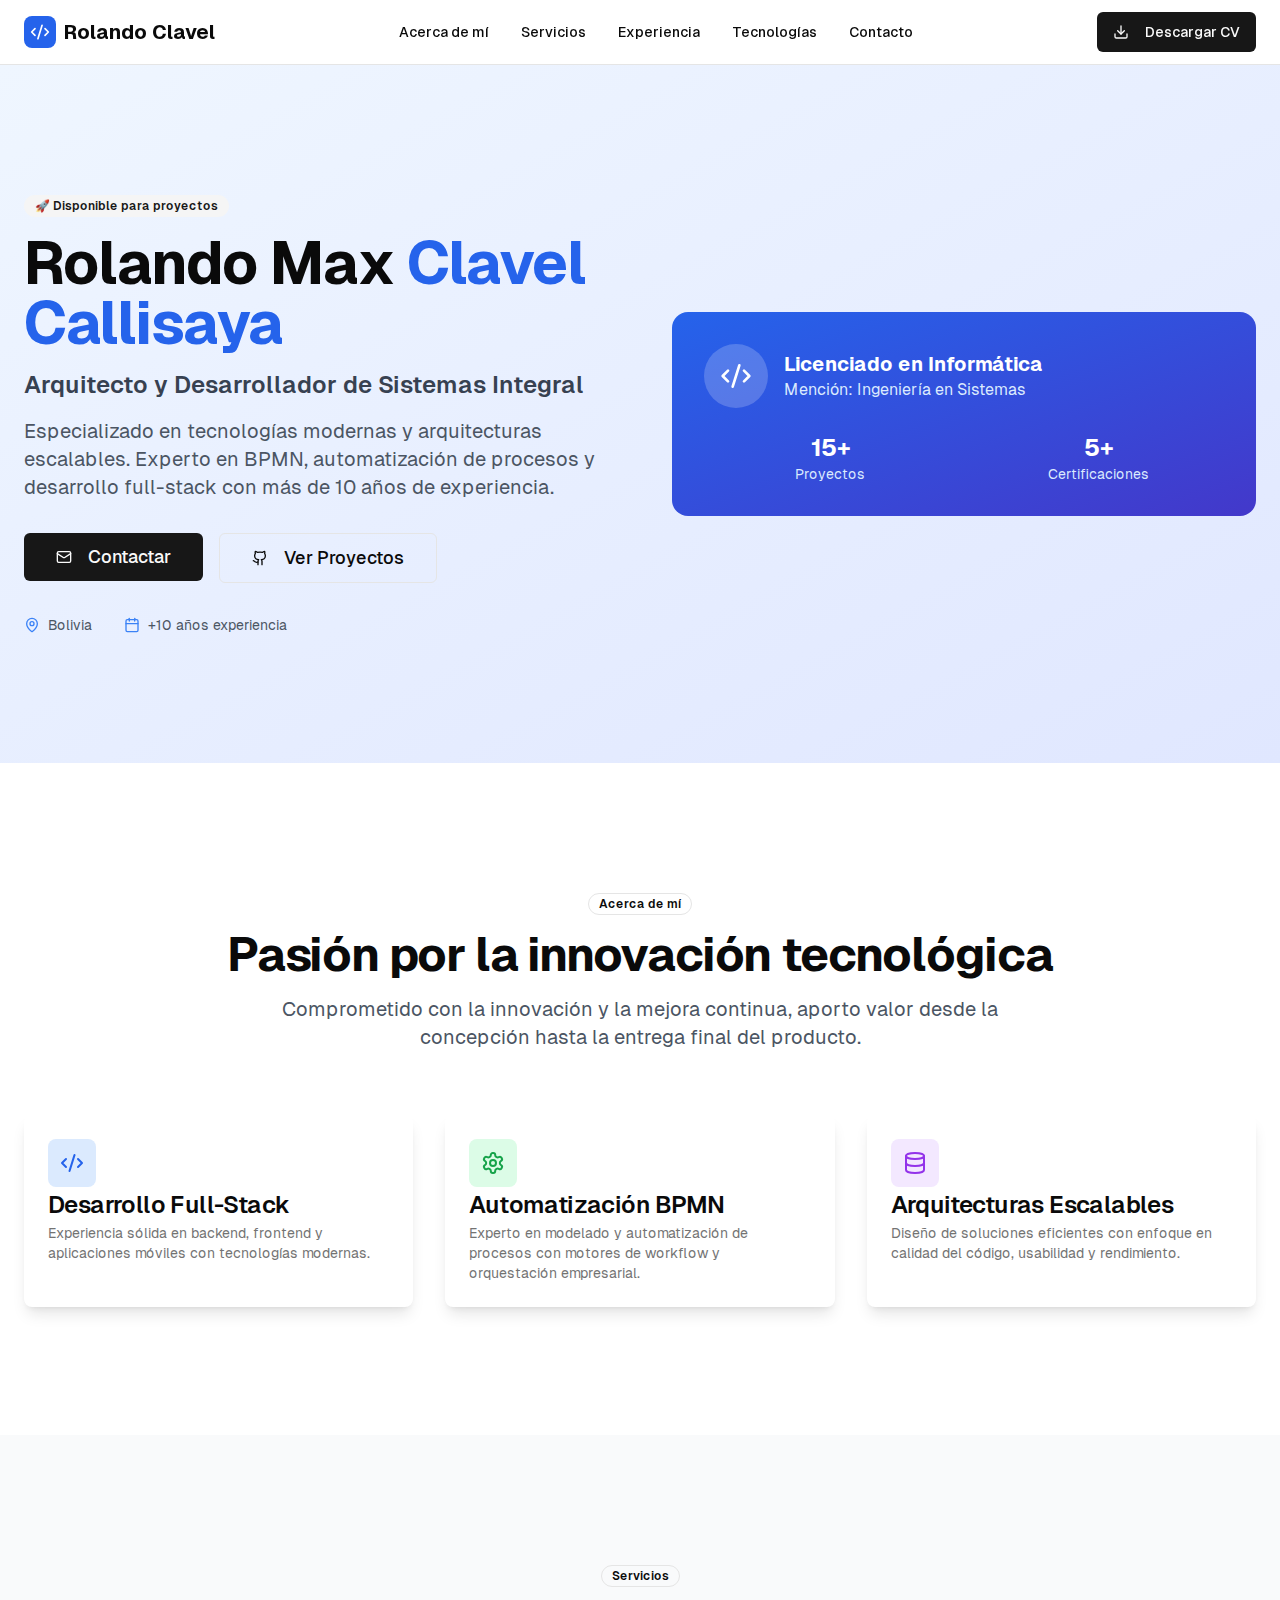
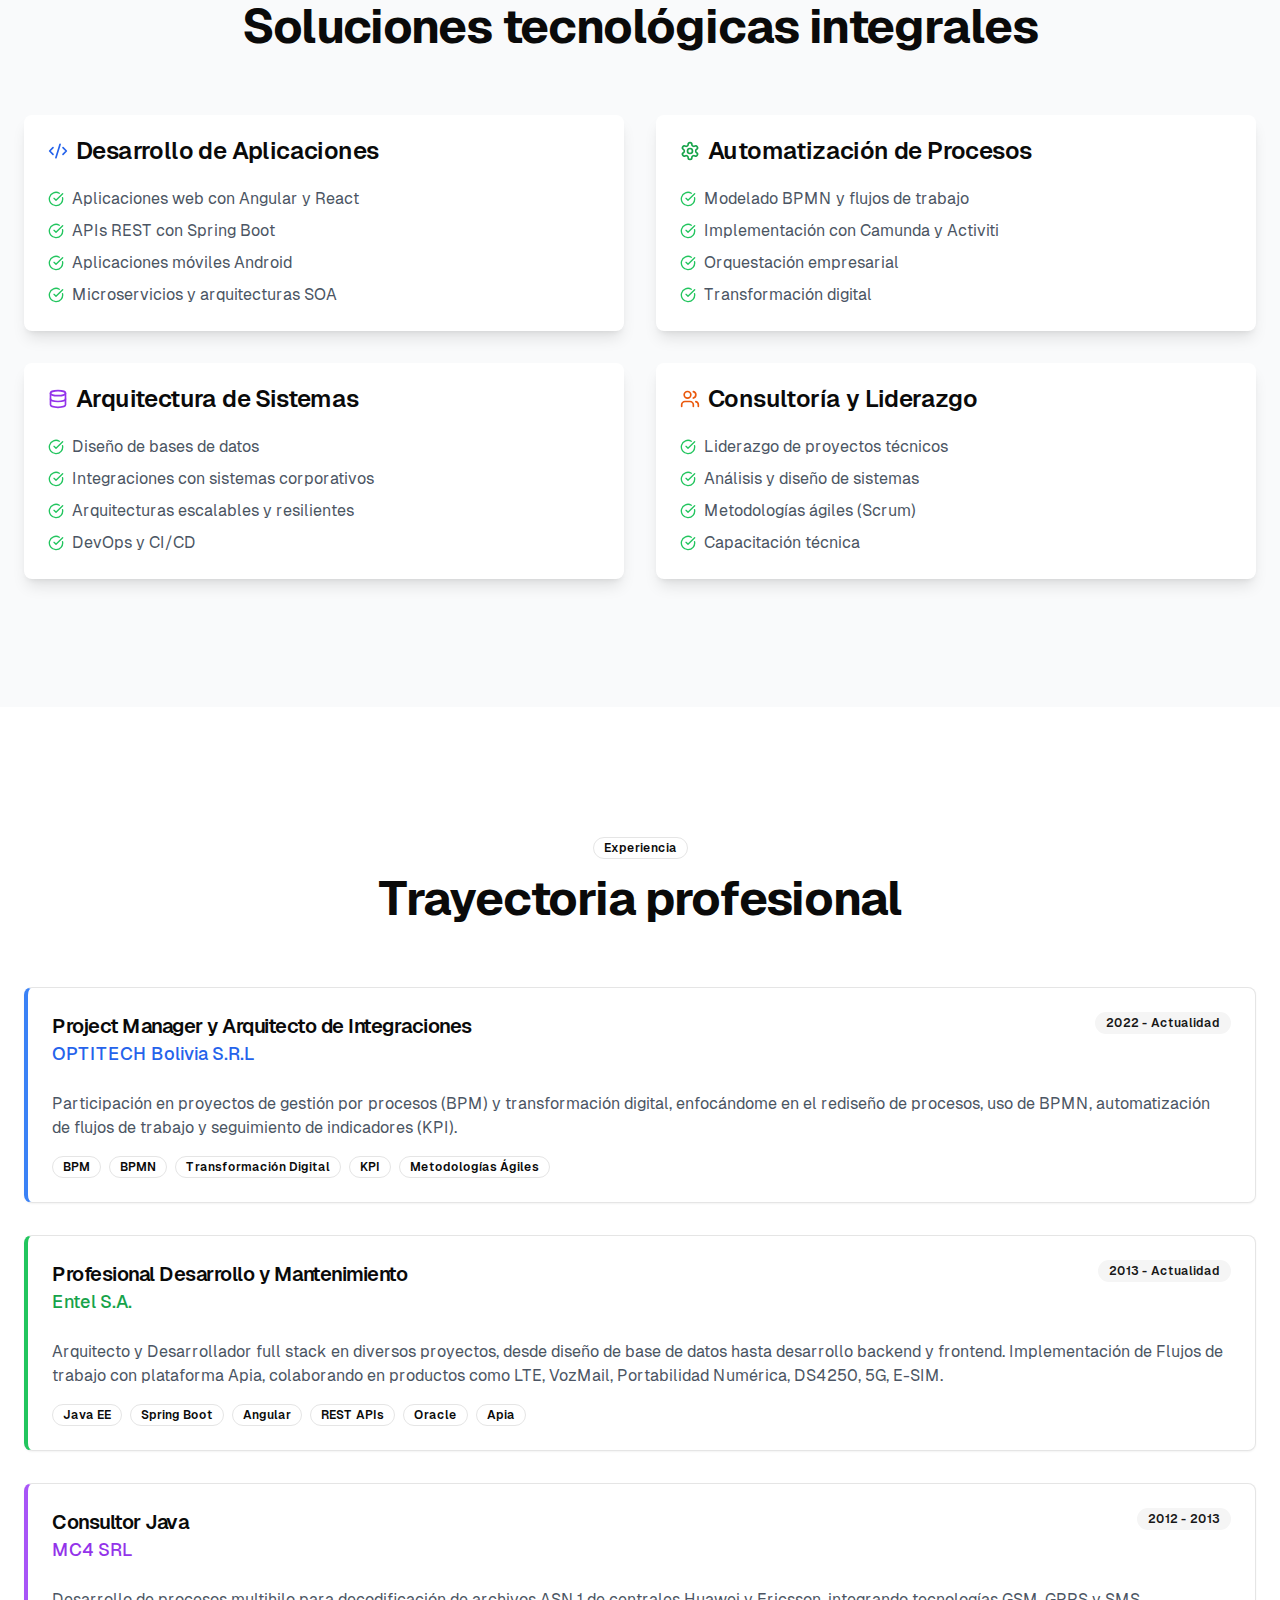
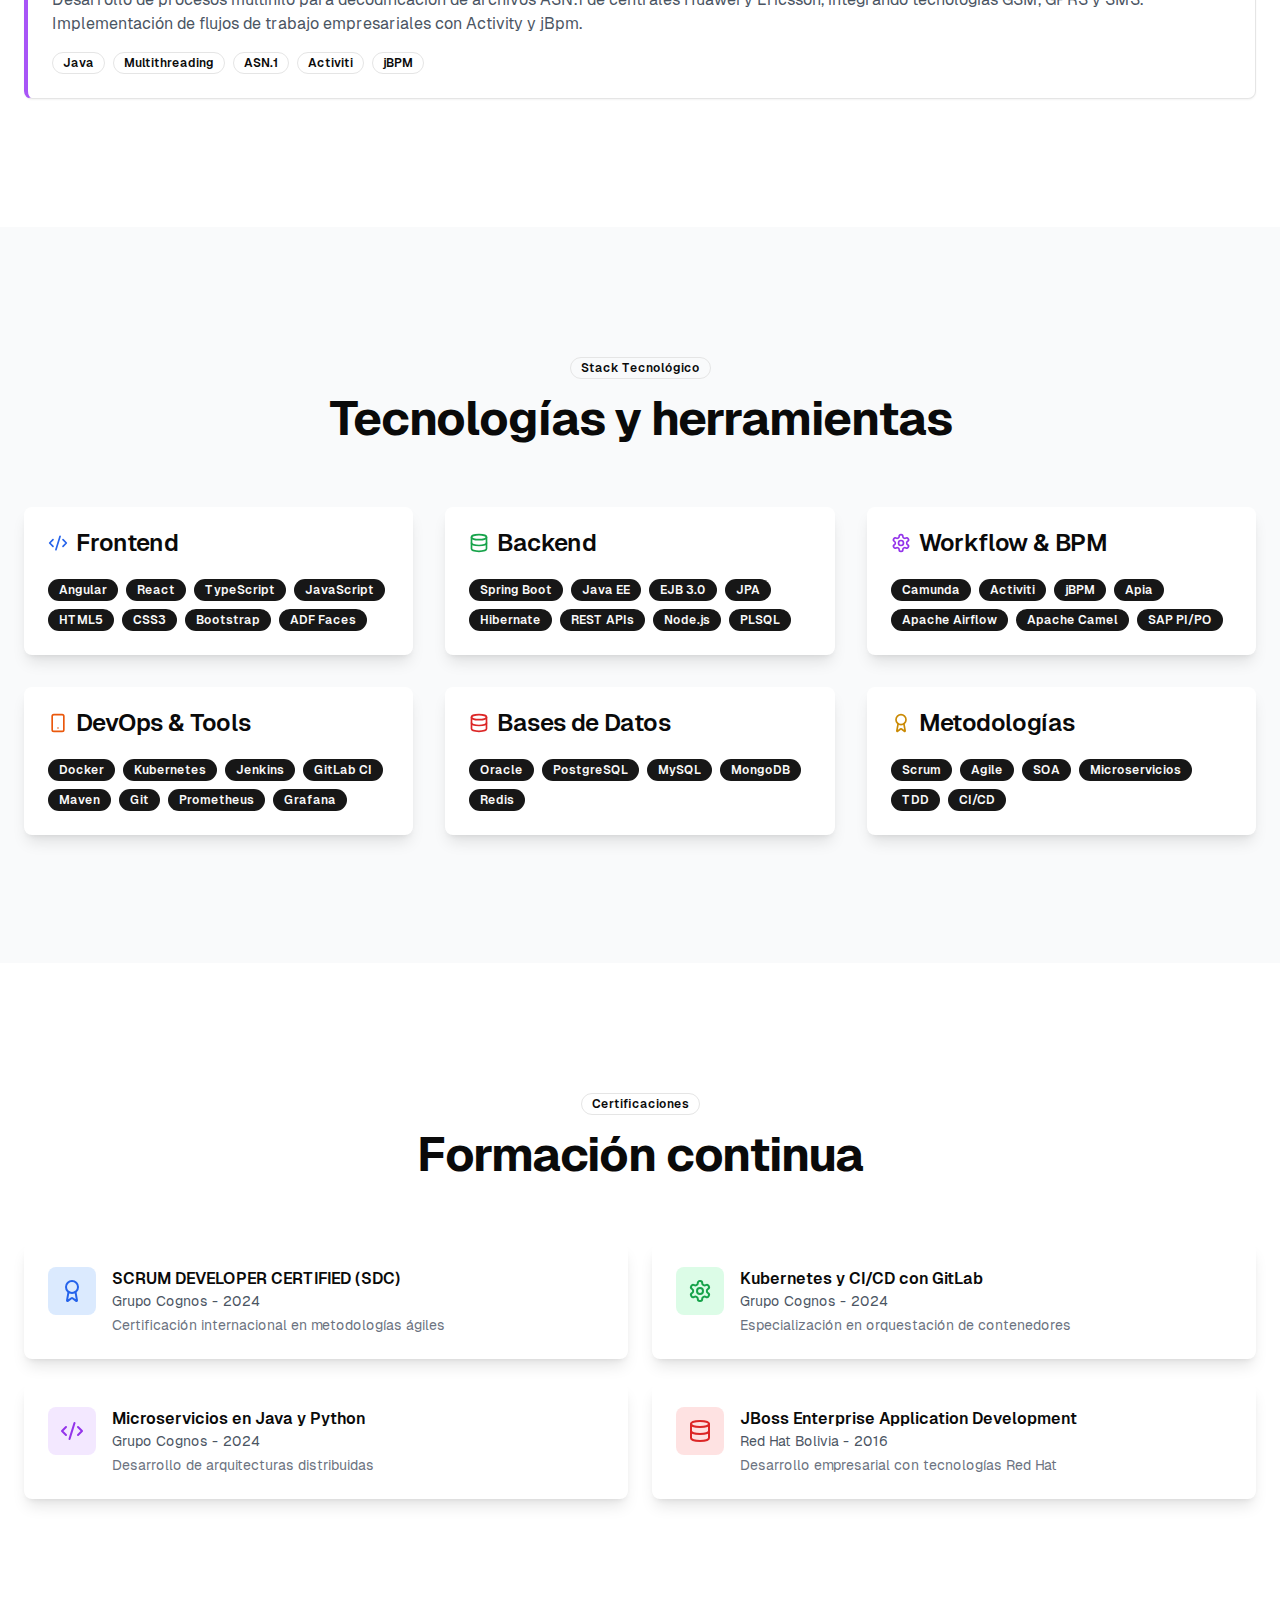
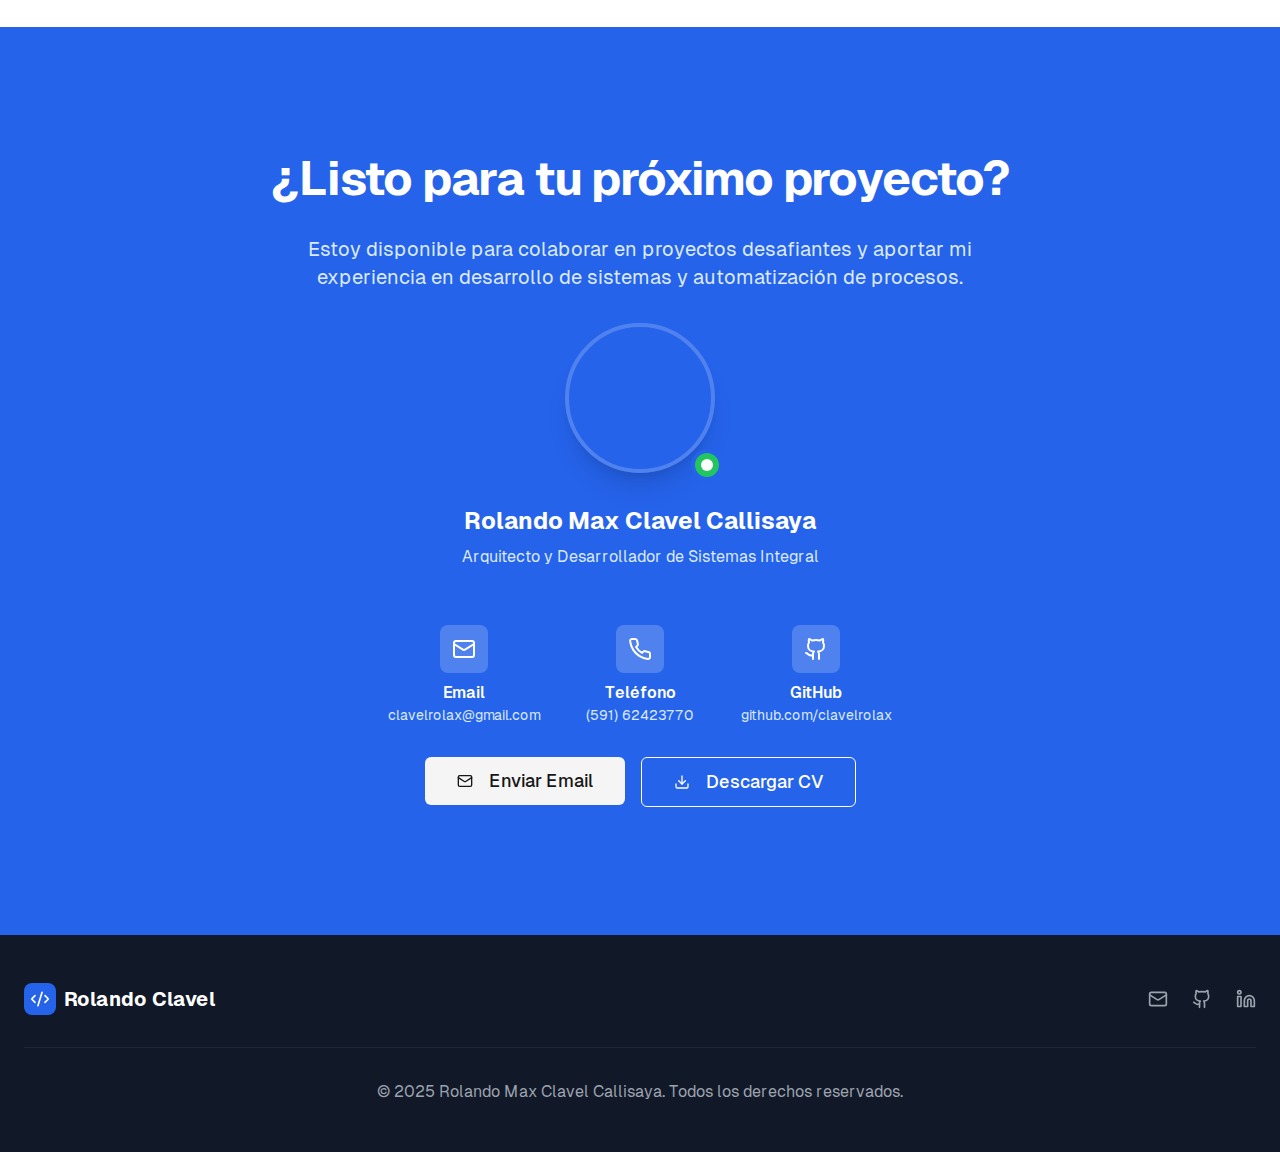
<file: index.html>
<!DOCTYPE html><html lang="en"><head><meta charSet="utf-8"/><meta name="viewport" content="width=device-width, initial-scale=1"/><link rel="stylesheet" href="/_next/static/css/baa27e293ffad422.css" data-precedence="next"/><link rel="preload" as="script" fetchPriority="low" href="/_next/static/chunks/webpack-bb13f71201b8e4cd.js"/><script src="/_next/static/chunks/4bd1b696-20882bf820444624.js" async=""></script><script src="/_next/static/chunks/517-4a2bd592038d5689.js" async=""></script><script src="/_next/static/chunks/main-app-a65687437baf3006.js" async=""></script><script src="/_next/static/chunks/742-d38a221f97e11c93.js" async=""></script><script src="/_next/static/chunks/app/page-357c27982b43895f.js" async=""></script><title>v0 App</title><meta name="description" content="Created with v0"/><meta name="generator" content="v0.dev"/><style>
html {
  font-family: 'GeistSans', 'GeistSans Fallback';
  --font-sans: __variable_fb8f2c;
  --font-mono: __variable_f910ec;
}
        </style><script src="/_next/static/chunks/polyfills-42372ed130431b0a.js" noModule=""></script></head><body><div class="min-h-screen bg-white"><header class="sticky top-0 z-50 w-full border-b bg-white/95 backdrop-blur supports-[backdrop-filter]:bg-white/60"><div class="container flex h-16 items-center justify-between px-4 md:px-6"><div class="flex items-center space-x-2"><div class="flex h-8 w-8 items-center justify-center rounded-lg bg-blue-600"><svg xmlns="http://www.w3.org/2000/svg" width="24" height="24" viewBox="0 0 24 24" fill="none" stroke="currentColor" stroke-width="2" stroke-linecap="round" stroke-linejoin="round" class="lucide lucide-code-xml h-5 w-5 text-white"><path d="m18 16 4-4-4-4"></path><path d="m6 8-4 4 4 4"></path><path d="m14.5 4-5 16"></path></svg></div><span class="text-xl font-bold">Rolando Clavel</span></div><nav class="hidden md:flex items-center space-x-8"><a class="text-sm font-medium hover:text-blue-600 transition-colors" href="#about">Acerca de mí</a><a class="text-sm font-medium hover:text-blue-600 transition-colors" href="#services">Servicios</a><a class="text-sm font-medium hover:text-blue-600 transition-colors" href="#experience">Experiencia</a><a class="text-sm font-medium hover:text-blue-600 transition-colors" href="#skills">Tecnologías</a><a class="text-sm font-medium hover:text-blue-600 transition-colors" href="#contact">Contacto</a></nav><div class="flex items-center space-x-4"><button class="inline-flex items-center justify-center gap-2 whitespace-nowrap rounded-md text-sm font-medium ring-offset-background transition-colors focus-visible:outline-none focus-visible:ring-2 focus-visible:ring-ring focus-visible:ring-offset-2 disabled:pointer-events-none disabled:opacity-50 [&amp;_svg]:pointer-events-none [&amp;_svg]:size-4 [&amp;_svg]:shrink-0 bg-primary text-primary-foreground hover:bg-primary/90 h-10 px-4 py-2"><svg xmlns="http://www.w3.org/2000/svg" width="24" height="24" viewBox="0 0 24 24" fill="none" stroke="currentColor" stroke-width="2" stroke-linecap="round" stroke-linejoin="round" class="lucide lucide-download mr-2 h-4 w-4"><path d="M21 15v4a2 2 0 0 1-2 2H5a2 2 0 0 1-2-2v-4"></path><polyline points="7 10 12 15 17 10"></polyline><line x1="12" x2="12" y1="15" y2="3"></line></svg>Descargar CV</button></div></div></header><section class="py-20 md:py-32 bg-gradient-to-br from-blue-50 to-indigo-100"><div class="container mx-auto px-4 md:px-6"><div class="grid gap-12 lg:grid-cols-2 lg:gap-16 items-center"><div class="space-y-8"><div class="space-y-4"><div class="inline-flex items-center rounded-full border px-2.5 py-0.5 text-xs font-semibold transition-colors focus:outline-none focus:ring-2 focus:ring-ring focus:ring-offset-2 border-transparent bg-secondary text-secondary-foreground hover:bg-secondary/80 w-fit">🚀 Disponible para proyectos</div><h1 class="text-4xl font-bold tracking-tight sm:text-5xl md:text-6xl">Rolando Max<span class="text-blue-600"> Clavel Callisaya</span></h1><h2 class="text-2xl font-semibold text-gray-700">Arquitecto y Desarrollador de Sistemas Integral</h2><p class="text-xl text-gray-600 max-w-[600px]">Especializado en tecnologías modernas y arquitecturas escalables. Experto en BPMN, automatización de procesos y desarrollo full-stack con más de 10 años de experiencia.</p></div><div class="flex flex-col sm:flex-row gap-4"><button class="inline-flex items-center justify-center gap-2 whitespace-nowrap font-medium ring-offset-background transition-colors focus-visible:outline-none focus-visible:ring-2 focus-visible:ring-ring focus-visible:ring-offset-2 disabled:pointer-events-none disabled:opacity-50 [&amp;_svg]:pointer-events-none [&amp;_svg]:size-4 [&amp;_svg]:shrink-0 bg-primary text-primary-foreground hover:bg-primary/90 h-11 rounded-md text-lg px-8 py-6"><svg xmlns="http://www.w3.org/2000/svg" width="24" height="24" viewBox="0 0 24 24" fill="none" stroke="currentColor" stroke-width="2" stroke-linecap="round" stroke-linejoin="round" class="lucide lucide-mail mr-2 h-5 w-5"><rect width="20" height="16" x="2" y="4" rx="2"></rect><path d="m22 7-8.97 5.7a1.94 1.94 0 0 1-2.06 0L2 7"></path></svg>Contactar</button><button class="inline-flex items-center justify-center gap-2 whitespace-nowrap font-medium ring-offset-background transition-colors focus-visible:outline-none focus-visible:ring-2 focus-visible:ring-ring focus-visible:ring-offset-2 disabled:pointer-events-none disabled:opacity-50 [&amp;_svg]:pointer-events-none [&amp;_svg]:size-4 [&amp;_svg]:shrink-0 border border-input hover:bg-accent hover:text-accent-foreground h-11 rounded-md text-lg px-8 py-6 bg-transparent"><svg xmlns="http://www.w3.org/2000/svg" width="24" height="24" viewBox="0 0 24 24" fill="none" stroke="currentColor" stroke-width="2" stroke-linecap="round" stroke-linejoin="round" class="lucide lucide-github mr-2 h-5 w-5"><path d="M15 22v-4a4.8 4.8 0 0 0-1-3.5c3 0 6-2 6-5.5.08-1.25-.27-2.48-1-3.5.28-1.15.28-2.35 0-3.5 0 0-1 0-3 1.5-2.64-.5-5.36-.5-8 0C6 2 5 2 5 2c-.3 1.15-.3 2.35 0 3.5A5.403 5.403 0 0 0 4 9c0 3.5 3 5.5 6 5.5-.39.49-.68 1.05-.85 1.65-.17.6-.22 1.23-.15 1.85v4"></path><path d="M9 18c-4.51 2-5-2-7-2"></path></svg>Ver Proyectos</button></div><div class="flex items-center space-x-8 text-sm text-gray-600"><div class="flex items-center space-x-2"><svg xmlns="http://www.w3.org/2000/svg" width="24" height="24" viewBox="0 0 24 24" fill="none" stroke="currentColor" stroke-width="2" stroke-linecap="round" stroke-linejoin="round" class="lucide lucide-map-pin h-4 w-4 text-blue-500"><path d="M20 10c0 4.993-5.539 10.193-7.399 11.799a1 1 0 0 1-1.202 0C9.539 20.193 4 14.993 4 10a8 8 0 0 1 16 0"></path><circle cx="12" cy="10" r="3"></circle></svg><span>Bolivia</span></div><div class="flex items-center space-x-2"><svg xmlns="http://www.w3.org/2000/svg" width="24" height="24" viewBox="0 0 24 24" fill="none" stroke="currentColor" stroke-width="2" stroke-linecap="round" stroke-linejoin="round" class="lucide lucide-calendar h-4 w-4 text-blue-500"><path d="M8 2v4"></path><path d="M16 2v4"></path><rect width="18" height="18" x="3" y="4" rx="2"></rect><path d="M3 10h18"></path></svg><span>+10 años experiencia</span></div></div></div><div class="relative"><div class="bg-gradient-to-br from-blue-600 to-indigo-700 rounded-2xl p-8 text-white"><div class="space-y-6"><div class="flex items-center space-x-4"><div class="w-16 h-16 bg-white/20 rounded-full flex items-center justify-center"><svg xmlns="http://www.w3.org/2000/svg" width="24" height="24" viewBox="0 0 24 24" fill="none" stroke="currentColor" stroke-width="2" stroke-linecap="round" stroke-linejoin="round" class="lucide lucide-code-xml h-8 w-8"><path d="m18 16 4-4-4-4"></path><path d="m6 8-4 4 4 4"></path><path d="m14.5 4-5 16"></path></svg></div><div><h3 class="text-xl font-bold">Licenciado en Informática</h3><p class="text-blue-100">Mención: Ingeniería en Sistemas</p></div></div><div class="grid grid-cols-2 gap-4"><div class="text-center"><div class="text-2xl font-bold">15+</div><div class="text-sm text-blue-100">Proyectos</div></div><div class="text-center"><div class="text-2xl font-bold">5+</div><div class="text-sm text-blue-100">Certificaciones</div></div></div></div></div></div></div></div></section><section id="about" class="py-20 md:py-32"><div class="container mx-auto px-4 md:px-6"><div class="text-center space-y-4 mb-16"><div class="inline-flex items-center rounded-full border px-2.5 py-0.5 text-xs font-semibold transition-colors focus:outline-none focus:ring-2 focus:ring-ring focus:ring-offset-2 text-foreground w-fit mx-auto">Acerca de mí</div><h2 class="text-3xl font-bold tracking-tight sm:text-4xl md:text-5xl">Pasión por la innovación tecnológica</h2><p class="text-xl text-gray-600 max-w-[800px] mx-auto">Comprometido con la innovación y la mejora continua, aporto valor desde la concepción hasta la entrega final del producto.</p></div><div class="grid gap-8 md:grid-cols-2 lg:grid-cols-3"><div class="rounded-lg bg-card text-card-foreground border-0 shadow-lg hover:shadow-xl transition-shadow"><div class="flex flex-col space-y-1.5 p-6"><div class="flex h-12 w-12 items-center justify-center rounded-lg bg-blue-100"><svg xmlns="http://www.w3.org/2000/svg" width="24" height="24" viewBox="0 0 24 24" fill="none" stroke="currentColor" stroke-width="2" stroke-linecap="round" stroke-linejoin="round" class="lucide lucide-code-xml h-6 w-6 text-blue-600"><path d="m18 16 4-4-4-4"></path><path d="m6 8-4 4 4 4"></path><path d="m14.5 4-5 16"></path></svg></div><div class="text-2xl font-semibold leading-none tracking-tight">Desarrollo Full-Stack</div><div class="text-sm text-muted-foreground">Experiencia sólida en backend, frontend y aplicaciones móviles con tecnologías modernas.</div></div></div><div class="rounded-lg bg-card text-card-foreground border-0 shadow-lg hover:shadow-xl transition-shadow"><div class="flex flex-col space-y-1.5 p-6"><div class="flex h-12 w-12 items-center justify-center rounded-lg bg-green-100"><svg xmlns="http://www.w3.org/2000/svg" width="24" height="24" viewBox="0 0 24 24" fill="none" stroke="currentColor" stroke-width="2" stroke-linecap="round" stroke-linejoin="round" class="lucide lucide-settings h-6 w-6 text-green-600"><path d="M12.22 2h-.44a2 2 0 0 0-2 2v.18a2 2 0 0 1-1 1.73l-.43.25a2 2 0 0 1-2 0l-.15-.08a2 2 0 0 0-2.73.73l-.22.38a2 2 0 0 0 .73 2.73l.15.1a2 2 0 0 1 1 1.72v.51a2 2 0 0 1-1 1.74l-.15.09a2 2 0 0 0-.73 2.73l.22.38a2 2 0 0 0 2.73.73l.15-.08a2 2 0 0 1 2 0l.43.25a2 2 0 0 1 1 1.73V20a2 2 0 0 0 2 2h.44a2 2 0 0 0 2-2v-.18a2 2 0 0 1 1-1.73l.43-.25a2 2 0 0 1 2 0l.15.08a2 2 0 0 0 2.73-.73l.22-.39a2 2 0 0 0-.73-2.73l-.15-.08a2 2 0 0 1-1-1.74v-.5a2 2 0 0 1 1-1.74l.15-.09a2 2 0 0 0 .73-2.73l-.22-.38a2 2 0 0 0-2.73-.73l-.15.08a2 2 0 0 1-2 0l-.43-.25a2 2 0 0 1-1-1.73V4a2 2 0 0 0-2-2z"></path><circle cx="12" cy="12" r="3"></circle></svg></div><div class="text-2xl font-semibold leading-none tracking-tight">Automatización BPMN</div><div class="text-sm text-muted-foreground">Experto en modelado y automatización de procesos con motores de workflow y orquestación empresarial.</div></div></div><div class="rounded-lg bg-card text-card-foreground border-0 shadow-lg hover:shadow-xl transition-shadow"><div class="flex flex-col space-y-1.5 p-6"><div class="flex h-12 w-12 items-center justify-center rounded-lg bg-purple-100"><svg xmlns="http://www.w3.org/2000/svg" width="24" height="24" viewBox="0 0 24 24" fill="none" stroke="currentColor" stroke-width="2" stroke-linecap="round" stroke-linejoin="round" class="lucide lucide-database h-6 w-6 text-purple-600"><ellipse cx="12" cy="5" rx="9" ry="3"></ellipse><path d="M3 5V19A9 3 0 0 0 21 19V5"></path><path d="M3 12A9 3 0 0 0 21 12"></path></svg></div><div class="text-2xl font-semibold leading-none tracking-tight">Arquitecturas Escalables</div><div class="text-sm text-muted-foreground">Diseño de soluciones eficientes con enfoque en calidad del código, usabilidad y rendimiento.</div></div></div></div></div></section><section id="services" class="py-20 md:py-32 bg-gray-50"><div class="container mx-auto px-4 md:px-6"><div class="text-center space-y-4 mb-16"><div class="inline-flex items-center rounded-full border px-2.5 py-0.5 text-xs font-semibold transition-colors focus:outline-none focus:ring-2 focus:ring-ring focus:ring-offset-2 text-foreground w-fit mx-auto">Servicios</div><h2 class="text-3xl font-bold tracking-tight sm:text-4xl md:text-5xl">Soluciones tecnológicas integrales</h2></div><div class="grid gap-8 md:grid-cols-2"><div class="rounded-lg bg-card text-card-foreground border-0 shadow-lg"><div class="flex flex-col space-y-1.5 p-6"><div class="text-2xl font-semibold leading-none tracking-tight flex items-center space-x-2"><svg xmlns="http://www.w3.org/2000/svg" width="24" height="24" viewBox="0 0 24 24" fill="none" stroke="currentColor" stroke-width="2" stroke-linecap="round" stroke-linejoin="round" class="lucide lucide-code-xml h-5 w-5 text-blue-600"><path d="m18 16 4-4-4-4"></path><path d="m6 8-4 4 4 4"></path><path d="m14.5 4-5 16"></path></svg><span>Desarrollo de Aplicaciones</span></div></div><div class="p-6 pt-0"><ul class="space-y-2 text-gray-600"><li class="flex items-center space-x-2"><svg xmlns="http://www.w3.org/2000/svg" width="24" height="24" viewBox="0 0 24 24" fill="none" stroke="currentColor" stroke-width="2" stroke-linecap="round" stroke-linejoin="round" class="lucide lucide-circle-check-big h-4 w-4 text-green-500"><path d="M21.801 10A10 10 0 1 1 17 3.335"></path><path d="m9 11 3 3L22 4"></path></svg><span>Aplicaciones web con Angular y React</span></li><li class="flex items-center space-x-2"><svg xmlns="http://www.w3.org/2000/svg" width="24" height="24" viewBox="0 0 24 24" fill="none" stroke="currentColor" stroke-width="2" stroke-linecap="round" stroke-linejoin="round" class="lucide lucide-circle-check-big h-4 w-4 text-green-500"><path d="M21.801 10A10 10 0 1 1 17 3.335"></path><path d="m9 11 3 3L22 4"></path></svg><span>APIs REST con Spring Boot</span></li><li class="flex items-center space-x-2"><svg xmlns="http://www.w3.org/2000/svg" width="24" height="24" viewBox="0 0 24 24" fill="none" stroke="currentColor" stroke-width="2" stroke-linecap="round" stroke-linejoin="round" class="lucide lucide-circle-check-big h-4 w-4 text-green-500"><path d="M21.801 10A10 10 0 1 1 17 3.335"></path><path d="m9 11 3 3L22 4"></path></svg><span>Aplicaciones móviles Android</span></li><li class="flex items-center space-x-2"><svg xmlns="http://www.w3.org/2000/svg" width="24" height="24" viewBox="0 0 24 24" fill="none" stroke="currentColor" stroke-width="2" stroke-linecap="round" stroke-linejoin="round" class="lucide lucide-circle-check-big h-4 w-4 text-green-500"><path d="M21.801 10A10 10 0 1 1 17 3.335"></path><path d="m9 11 3 3L22 4"></path></svg><span>Microservicios y arquitecturas SOA</span></li></ul></div></div><div class="rounded-lg bg-card text-card-foreground border-0 shadow-lg"><div class="flex flex-col space-y-1.5 p-6"><div class="text-2xl font-semibold leading-none tracking-tight flex items-center space-x-2"><svg xmlns="http://www.w3.org/2000/svg" width="24" height="24" viewBox="0 0 24 24" fill="none" stroke="currentColor" stroke-width="2" stroke-linecap="round" stroke-linejoin="round" class="lucide lucide-settings h-5 w-5 text-green-600"><path d="M12.22 2h-.44a2 2 0 0 0-2 2v.18a2 2 0 0 1-1 1.73l-.43.25a2 2 0 0 1-2 0l-.15-.08a2 2 0 0 0-2.73.73l-.22.38a2 2 0 0 0 .73 2.73l.15.1a2 2 0 0 1 1 1.72v.51a2 2 0 0 1-1 1.74l-.15.09a2 2 0 0 0-.73 2.73l.22.38a2 2 0 0 0 2.73.73l.15-.08a2 2 0 0 1 2 0l.43.25a2 2 0 0 1 1 1.73V20a2 2 0 0 0 2 2h.44a2 2 0 0 0 2-2v-.18a2 2 0 0 1 1-1.73l.43-.25a2 2 0 0 1 2 0l.15.08a2 2 0 0 0 2.73-.73l.22-.39a2 2 0 0 0-.73-2.73l-.15-.08a2 2 0 0 1-1-1.74v-.5a2 2 0 0 1 1-1.74l.15-.09a2 2 0 0 0 .73-2.73l-.22-.38a2 2 0 0 0-2.73-.73l-.15.08a2 2 0 0 1-2 0l-.43-.25a2 2 0 0 1-1-1.73V4a2 2 0 0 0-2-2z"></path><circle cx="12" cy="12" r="3"></circle></svg><span>Automatización de Procesos</span></div></div><div class="p-6 pt-0"><ul class="space-y-2 text-gray-600"><li class="flex items-center space-x-2"><svg xmlns="http://www.w3.org/2000/svg" width="24" height="24" viewBox="0 0 24 24" fill="none" stroke="currentColor" stroke-width="2" stroke-linecap="round" stroke-linejoin="round" class="lucide lucide-circle-check-big h-4 w-4 text-green-500"><path d="M21.801 10A10 10 0 1 1 17 3.335"></path><path d="m9 11 3 3L22 4"></path></svg><span>Modelado BPMN y flujos de trabajo</span></li><li class="flex items-center space-x-2"><svg xmlns="http://www.w3.org/2000/svg" width="24" height="24" viewBox="0 0 24 24" fill="none" stroke="currentColor" stroke-width="2" stroke-linecap="round" stroke-linejoin="round" class="lucide lucide-circle-check-big h-4 w-4 text-green-500"><path d="M21.801 10A10 10 0 1 1 17 3.335"></path><path d="m9 11 3 3L22 4"></path></svg><span>Implementación con Camunda y Activiti</span></li><li class="flex items-center space-x-2"><svg xmlns="http://www.w3.org/2000/svg" width="24" height="24" viewBox="0 0 24 24" fill="none" stroke="currentColor" stroke-width="2" stroke-linecap="round" stroke-linejoin="round" class="lucide lucide-circle-check-big h-4 w-4 text-green-500"><path d="M21.801 10A10 10 0 1 1 17 3.335"></path><path d="m9 11 3 3L22 4"></path></svg><span>Orquestación empresarial</span></li><li class="flex items-center space-x-2"><svg xmlns="http://www.w3.org/2000/svg" width="24" height="24" viewBox="0 0 24 24" fill="none" stroke="currentColor" stroke-width="2" stroke-linecap="round" stroke-linejoin="round" class="lucide lucide-circle-check-big h-4 w-4 text-green-500"><path d="M21.801 10A10 10 0 1 1 17 3.335"></path><path d="m9 11 3 3L22 4"></path></svg><span>Transformación digital</span></li></ul></div></div><div class="rounded-lg bg-card text-card-foreground border-0 shadow-lg"><div class="flex flex-col space-y-1.5 p-6"><div class="text-2xl font-semibold leading-none tracking-tight flex items-center space-x-2"><svg xmlns="http://www.w3.org/2000/svg" width="24" height="24" viewBox="0 0 24 24" fill="none" stroke="currentColor" stroke-width="2" stroke-linecap="round" stroke-linejoin="round" class="lucide lucide-database h-5 w-5 text-purple-600"><ellipse cx="12" cy="5" rx="9" ry="3"></ellipse><path d="M3 5V19A9 3 0 0 0 21 19V5"></path><path d="M3 12A9 3 0 0 0 21 12"></path></svg><span>Arquitectura de Sistemas</span></div></div><div class="p-6 pt-0"><ul class="space-y-2 text-gray-600"><li class="flex items-center space-x-2"><svg xmlns="http://www.w3.org/2000/svg" width="24" height="24" viewBox="0 0 24 24" fill="none" stroke="currentColor" stroke-width="2" stroke-linecap="round" stroke-linejoin="round" class="lucide lucide-circle-check-big h-4 w-4 text-green-500"><path d="M21.801 10A10 10 0 1 1 17 3.335"></path><path d="m9 11 3 3L22 4"></path></svg><span>Diseño de bases de datos</span></li><li class="flex items-center space-x-2"><svg xmlns="http://www.w3.org/2000/svg" width="24" height="24" viewBox="0 0 24 24" fill="none" stroke="currentColor" stroke-width="2" stroke-linecap="round" stroke-linejoin="round" class="lucide lucide-circle-check-big h-4 w-4 text-green-500"><path d="M21.801 10A10 10 0 1 1 17 3.335"></path><path d="m9 11 3 3L22 4"></path></svg><span>Integraciones con sistemas corporativos</span></li><li class="flex items-center space-x-2"><svg xmlns="http://www.w3.org/2000/svg" width="24" height="24" viewBox="0 0 24 24" fill="none" stroke="currentColor" stroke-width="2" stroke-linecap="round" stroke-linejoin="round" class="lucide lucide-circle-check-big h-4 w-4 text-green-500"><path d="M21.801 10A10 10 0 1 1 17 3.335"></path><path d="m9 11 3 3L22 4"></path></svg><span>Arquitecturas escalables y resilientes</span></li><li class="flex items-center space-x-2"><svg xmlns="http://www.w3.org/2000/svg" width="24" height="24" viewBox="0 0 24 24" fill="none" stroke="currentColor" stroke-width="2" stroke-linecap="round" stroke-linejoin="round" class="lucide lucide-circle-check-big h-4 w-4 text-green-500"><path d="M21.801 10A10 10 0 1 1 17 3.335"></path><path d="m9 11 3 3L22 4"></path></svg><span>DevOps y CI/CD</span></li></ul></div></div><div class="rounded-lg bg-card text-card-foreground border-0 shadow-lg"><div class="flex flex-col space-y-1.5 p-6"><div class="text-2xl font-semibold leading-none tracking-tight flex items-center space-x-2"><svg xmlns="http://www.w3.org/2000/svg" width="24" height="24" viewBox="0 0 24 24" fill="none" stroke="currentColor" stroke-width="2" stroke-linecap="round" stroke-linejoin="round" class="lucide lucide-users h-5 w-5 text-orange-600"><path d="M16 21v-2a4 4 0 0 0-4-4H6a4 4 0 0 0-4 4v2"></path><circle cx="9" cy="7" r="4"></circle><path d="M22 21v-2a4 4 0 0 0-3-3.87"></path><path d="M16 3.13a4 4 0 0 1 0 7.75"></path></svg><span>Consultoría y Liderazgo</span></div></div><div class="p-6 pt-0"><ul class="space-y-2 text-gray-600"><li class="flex items-center space-x-2"><svg xmlns="http://www.w3.org/2000/svg" width="24" height="24" viewBox="0 0 24 24" fill="none" stroke="currentColor" stroke-width="2" stroke-linecap="round" stroke-linejoin="round" class="lucide lucide-circle-check-big h-4 w-4 text-green-500"><path d="M21.801 10A10 10 0 1 1 17 3.335"></path><path d="m9 11 3 3L22 4"></path></svg><span>Liderazgo de proyectos técnicos</span></li><li class="flex items-center space-x-2"><svg xmlns="http://www.w3.org/2000/svg" width="24" height="24" viewBox="0 0 24 24" fill="none" stroke="currentColor" stroke-width="2" stroke-linecap="round" stroke-linejoin="round" class="lucide lucide-circle-check-big h-4 w-4 text-green-500"><path d="M21.801 10A10 10 0 1 1 17 3.335"></path><path d="m9 11 3 3L22 4"></path></svg><span>Análisis y diseño de sistemas</span></li><li class="flex items-center space-x-2"><svg xmlns="http://www.w3.org/2000/svg" width="24" height="24" viewBox="0 0 24 24" fill="none" stroke="currentColor" stroke-width="2" stroke-linecap="round" stroke-linejoin="round" class="lucide lucide-circle-check-big h-4 w-4 text-green-500"><path d="M21.801 10A10 10 0 1 1 17 3.335"></path><path d="m9 11 3 3L22 4"></path></svg><span>Metodologías ágiles (Scrum)</span></li><li class="flex items-center space-x-2"><svg xmlns="http://www.w3.org/2000/svg" width="24" height="24" viewBox="0 0 24 24" fill="none" stroke="currentColor" stroke-width="2" stroke-linecap="round" stroke-linejoin="round" class="lucide lucide-circle-check-big h-4 w-4 text-green-500"><path d="M21.801 10A10 10 0 1 1 17 3.335"></path><path d="m9 11 3 3L22 4"></path></svg><span>Capacitación técnica</span></li></ul></div></div></div></div></section><section id="experience" class="py-20 md:py-32"><div class="container mx-auto px-4 md:px-6"><div class="text-center space-y-4 mb-16"><div class="inline-flex items-center rounded-full border px-2.5 py-0.5 text-xs font-semibold transition-colors focus:outline-none focus:ring-2 focus:ring-ring focus:ring-offset-2 text-foreground w-fit mx-auto">Experiencia</div><h2 class="text-3xl font-bold tracking-tight sm:text-4xl md:text-5xl">Trayectoria profesional</h2></div><div class="space-y-8"><div class="rounded-lg border bg-card text-card-foreground shadow-sm border-l-4 border-l-blue-500"><div class="flex flex-col space-y-1.5 p-6"><div class="flex items-start justify-between"><div><div class="font-semibold tracking-tight text-xl">Project Manager y Arquitecto de Integraciones</div><div class="text-lg font-medium text-blue-600">OPTITECH Bolivia S.R.L</div></div><div class="inline-flex items-center rounded-full border px-2.5 py-0.5 text-xs font-semibold transition-colors focus:outline-none focus:ring-2 focus:ring-ring focus:ring-offset-2 border-transparent bg-secondary text-secondary-foreground hover:bg-secondary/80">2022 - Actualidad</div></div></div><div class="p-6 pt-0"><p class="text-gray-600 mb-4">Participación en proyectos de gestión por procesos (BPM) y transformación digital, enfocándome en el rediseño de procesos, uso de BPMN, automatización de flujos de trabajo y seguimiento de indicadores (KPI).</p><div class="flex flex-wrap gap-2"><div class="inline-flex items-center rounded-full border px-2.5 py-0.5 text-xs font-semibold transition-colors focus:outline-none focus:ring-2 focus:ring-ring focus:ring-offset-2 text-foreground">BPM</div><div class="inline-flex items-center rounded-full border px-2.5 py-0.5 text-xs font-semibold transition-colors focus:outline-none focus:ring-2 focus:ring-ring focus:ring-offset-2 text-foreground">BPMN</div><div class="inline-flex items-center rounded-full border px-2.5 py-0.5 text-xs font-semibold transition-colors focus:outline-none focus:ring-2 focus:ring-ring focus:ring-offset-2 text-foreground">Transformación Digital</div><div class="inline-flex items-center rounded-full border px-2.5 py-0.5 text-xs font-semibold transition-colors focus:outline-none focus:ring-2 focus:ring-ring focus:ring-offset-2 text-foreground">KPI</div><div class="inline-flex items-center rounded-full border px-2.5 py-0.5 text-xs font-semibold transition-colors focus:outline-none focus:ring-2 focus:ring-ring focus:ring-offset-2 text-foreground">Metodologías Ágiles</div></div></div></div><div class="rounded-lg border bg-card text-card-foreground shadow-sm border-l-4 border-l-green-500"><div class="flex flex-col space-y-1.5 p-6"><div class="flex items-start justify-between"><div><div class="font-semibold tracking-tight text-xl">Profesional Desarrollo y Mantenimiento</div><div class="text-lg font-medium text-green-600">Entel S.A.</div></div><div class="inline-flex items-center rounded-full border px-2.5 py-0.5 text-xs font-semibold transition-colors focus:outline-none focus:ring-2 focus:ring-ring focus:ring-offset-2 border-transparent bg-secondary text-secondary-foreground hover:bg-secondary/80">2013 - Actualidad</div></div></div><div class="p-6 pt-0"><p class="text-gray-600 mb-4">Arquitecto y Desarrollador full stack en diversos proyectos, desde diseño de base de datos hasta desarrollo backend y frontend. Implementación de Flujos de trabajo con plataforma Apia, colaborando en productos como LTE, VozMail, Portabilidad Numérica, DS4250, 5G, E-SIM.</p><div class="flex flex-wrap gap-2"><div class="inline-flex items-center rounded-full border px-2.5 py-0.5 text-xs font-semibold transition-colors focus:outline-none focus:ring-2 focus:ring-ring focus:ring-offset-2 text-foreground">Java EE</div><div class="inline-flex items-center rounded-full border px-2.5 py-0.5 text-xs font-semibold transition-colors focus:outline-none focus:ring-2 focus:ring-ring focus:ring-offset-2 text-foreground">Spring Boot</div><div class="inline-flex items-center rounded-full border px-2.5 py-0.5 text-xs font-semibold transition-colors focus:outline-none focus:ring-2 focus:ring-ring focus:ring-offset-2 text-foreground">Angular</div><div class="inline-flex items-center rounded-full border px-2.5 py-0.5 text-xs font-semibold transition-colors focus:outline-none focus:ring-2 focus:ring-ring focus:ring-offset-2 text-foreground">REST APIs</div><div class="inline-flex items-center rounded-full border px-2.5 py-0.5 text-xs font-semibold transition-colors focus:outline-none focus:ring-2 focus:ring-ring focus:ring-offset-2 text-foreground">Oracle</div><div class="inline-flex items-center rounded-full border px-2.5 py-0.5 text-xs font-semibold transition-colors focus:outline-none focus:ring-2 focus:ring-ring focus:ring-offset-2 text-foreground">Apia</div></div></div></div><div class="rounded-lg border bg-card text-card-foreground shadow-sm border-l-4 border-l-purple-500"><div class="flex flex-col space-y-1.5 p-6"><div class="flex items-start justify-between"><div><div class="font-semibold tracking-tight text-xl">Consultor Java</div><div class="text-lg font-medium text-purple-600">MC4 SRL</div></div><div class="inline-flex items-center rounded-full border px-2.5 py-0.5 text-xs font-semibold transition-colors focus:outline-none focus:ring-2 focus:ring-ring focus:ring-offset-2 border-transparent bg-secondary text-secondary-foreground hover:bg-secondary/80">2012 - 2013</div></div></div><div class="p-6 pt-0"><p class="text-gray-600 mb-4">Desarrollo de procesos multihilo para decodificación de archivos ASN.1 de centrales Huawei y Ericsson, integrando tecnologías GSM, GPRS y SMS. Implementación de flujos de trabajo empresariales con Activity y jBpm.</p><div class="flex flex-wrap gap-2"><div class="inline-flex items-center rounded-full border px-2.5 py-0.5 text-xs font-semibold transition-colors focus:outline-none focus:ring-2 focus:ring-ring focus:ring-offset-2 text-foreground">Java</div><div class="inline-flex items-center rounded-full border px-2.5 py-0.5 text-xs font-semibold transition-colors focus:outline-none focus:ring-2 focus:ring-ring focus:ring-offset-2 text-foreground">Multithreading</div><div class="inline-flex items-center rounded-full border px-2.5 py-0.5 text-xs font-semibold transition-colors focus:outline-none focus:ring-2 focus:ring-ring focus:ring-offset-2 text-foreground">ASN.1</div><div class="inline-flex items-center rounded-full border px-2.5 py-0.5 text-xs font-semibold transition-colors focus:outline-none focus:ring-2 focus:ring-ring focus:ring-offset-2 text-foreground">Activiti</div><div class="inline-flex items-center rounded-full border px-2.5 py-0.5 text-xs font-semibold transition-colors focus:outline-none focus:ring-2 focus:ring-ring focus:ring-offset-2 text-foreground">jBPM</div></div></div></div></div></div></section><section id="skills" class="py-20 md:py-32 bg-gray-50"><div class="container mx-auto px-4 md:px-6"><div class="text-center space-y-4 mb-16"><div class="inline-flex items-center rounded-full border px-2.5 py-0.5 text-xs font-semibold transition-colors focus:outline-none focus:ring-2 focus:ring-ring focus:ring-offset-2 text-foreground w-fit mx-auto">Stack Tecnológico</div><h2 class="text-3xl font-bold tracking-tight sm:text-4xl md:text-5xl">Tecnologías y herramientas</h2></div><div class="grid gap-8 md:grid-cols-2 lg:grid-cols-3"><div class="rounded-lg bg-card text-card-foreground border-0 shadow-lg"><div class="flex flex-col space-y-1.5 p-6"><div class="text-2xl font-semibold leading-none tracking-tight flex items-center space-x-2"><svg xmlns="http://www.w3.org/2000/svg" width="24" height="24" viewBox="0 0 24 24" fill="none" stroke="currentColor" stroke-width="2" stroke-linecap="round" stroke-linejoin="round" class="lucide lucide-code-xml h-5 w-5 text-blue-600"><path d="m18 16 4-4-4-4"></path><path d="m6 8-4 4 4 4"></path><path d="m14.5 4-5 16"></path></svg><span>Frontend</span></div></div><div class="p-6 pt-0"><div class="flex flex-wrap gap-2"><div class="inline-flex items-center rounded-full border px-2.5 py-0.5 text-xs font-semibold transition-colors focus:outline-none focus:ring-2 focus:ring-ring focus:ring-offset-2 border-transparent bg-primary text-primary-foreground hover:bg-primary/80">Angular</div><div class="inline-flex items-center rounded-full border px-2.5 py-0.5 text-xs font-semibold transition-colors focus:outline-none focus:ring-2 focus:ring-ring focus:ring-offset-2 border-transparent bg-primary text-primary-foreground hover:bg-primary/80">React</div><div class="inline-flex items-center rounded-full border px-2.5 py-0.5 text-xs font-semibold transition-colors focus:outline-none focus:ring-2 focus:ring-ring focus:ring-offset-2 border-transparent bg-primary text-primary-foreground hover:bg-primary/80">TypeScript</div><div class="inline-flex items-center rounded-full border px-2.5 py-0.5 text-xs font-semibold transition-colors focus:outline-none focus:ring-2 focus:ring-ring focus:ring-offset-2 border-transparent bg-primary text-primary-foreground hover:bg-primary/80">JavaScript</div><div class="inline-flex items-center rounded-full border px-2.5 py-0.5 text-xs font-semibold transition-colors focus:outline-none focus:ring-2 focus:ring-ring focus:ring-offset-2 border-transparent bg-primary text-primary-foreground hover:bg-primary/80">HTML5</div><div class="inline-flex items-center rounded-full border px-2.5 py-0.5 text-xs font-semibold transition-colors focus:outline-none focus:ring-2 focus:ring-ring focus:ring-offset-2 border-transparent bg-primary text-primary-foreground hover:bg-primary/80">CSS3</div><div class="inline-flex items-center rounded-full border px-2.5 py-0.5 text-xs font-semibold transition-colors focus:outline-none focus:ring-2 focus:ring-ring focus:ring-offset-2 border-transparent bg-primary text-primary-foreground hover:bg-primary/80">Bootstrap</div><div class="inline-flex items-center rounded-full border px-2.5 py-0.5 text-xs font-semibold transition-colors focus:outline-none focus:ring-2 focus:ring-ring focus:ring-offset-2 border-transparent bg-primary text-primary-foreground hover:bg-primary/80">ADF Faces</div></div></div></div><div class="rounded-lg bg-card text-card-foreground border-0 shadow-lg"><div class="flex flex-col space-y-1.5 p-6"><div class="text-2xl font-semibold leading-none tracking-tight flex items-center space-x-2"><svg xmlns="http://www.w3.org/2000/svg" width="24" height="24" viewBox="0 0 24 24" fill="none" stroke="currentColor" stroke-width="2" stroke-linecap="round" stroke-linejoin="round" class="lucide lucide-database h-5 w-5 text-green-600"><ellipse cx="12" cy="5" rx="9" ry="3"></ellipse><path d="M3 5V19A9 3 0 0 0 21 19V5"></path><path d="M3 12A9 3 0 0 0 21 12"></path></svg><span>Backend</span></div></div><div class="p-6 pt-0"><div class="flex flex-wrap gap-2"><div class="inline-flex items-center rounded-full border px-2.5 py-0.5 text-xs font-semibold transition-colors focus:outline-none focus:ring-2 focus:ring-ring focus:ring-offset-2 border-transparent bg-primary text-primary-foreground hover:bg-primary/80">Spring Boot</div><div class="inline-flex items-center rounded-full border px-2.5 py-0.5 text-xs font-semibold transition-colors focus:outline-none focus:ring-2 focus:ring-ring focus:ring-offset-2 border-transparent bg-primary text-primary-foreground hover:bg-primary/80">Java EE</div><div class="inline-flex items-center rounded-full border px-2.5 py-0.5 text-xs font-semibold transition-colors focus:outline-none focus:ring-2 focus:ring-ring focus:ring-offset-2 border-transparent bg-primary text-primary-foreground hover:bg-primary/80">EJB 3.0</div><div class="inline-flex items-center rounded-full border px-2.5 py-0.5 text-xs font-semibold transition-colors focus:outline-none focus:ring-2 focus:ring-ring focus:ring-offset-2 border-transparent bg-primary text-primary-foreground hover:bg-primary/80">JPA</div><div class="inline-flex items-center rounded-full border px-2.5 py-0.5 text-xs font-semibold transition-colors focus:outline-none focus:ring-2 focus:ring-ring focus:ring-offset-2 border-transparent bg-primary text-primary-foreground hover:bg-primary/80">Hibernate</div><div class="inline-flex items-center rounded-full border px-2.5 py-0.5 text-xs font-semibold transition-colors focus:outline-none focus:ring-2 focus:ring-ring focus:ring-offset-2 border-transparent bg-primary text-primary-foreground hover:bg-primary/80">REST APIs</div><div class="inline-flex items-center rounded-full border px-2.5 py-0.5 text-xs font-semibold transition-colors focus:outline-none focus:ring-2 focus:ring-ring focus:ring-offset-2 border-transparent bg-primary text-primary-foreground hover:bg-primary/80">Node.js</div><div class="inline-flex items-center rounded-full border px-2.5 py-0.5 text-xs font-semibold transition-colors focus:outline-none focus:ring-2 focus:ring-ring focus:ring-offset-2 border-transparent bg-primary text-primary-foreground hover:bg-primary/80">PLSQL</div></div></div></div><div class="rounded-lg bg-card text-card-foreground border-0 shadow-lg"><div class="flex flex-col space-y-1.5 p-6"><div class="text-2xl font-semibold leading-none tracking-tight flex items-center space-x-2"><svg xmlns="http://www.w3.org/2000/svg" width="24" height="24" viewBox="0 0 24 24" fill="none" stroke="currentColor" stroke-width="2" stroke-linecap="round" stroke-linejoin="round" class="lucide lucide-settings h-5 w-5 text-purple-600"><path d="M12.22 2h-.44a2 2 0 0 0-2 2v.18a2 2 0 0 1-1 1.73l-.43.25a2 2 0 0 1-2 0l-.15-.08a2 2 0 0 0-2.73.73l-.22.38a2 2 0 0 0 .73 2.73l.15.1a2 2 0 0 1 1 1.72v.51a2 2 0 0 1-1 1.74l-.15.09a2 2 0 0 0-.73 2.73l.22.38a2 2 0 0 0 2.73.73l.15-.08a2 2 0 0 1 2 0l.43.25a2 2 0 0 1 1 1.73V20a2 2 0 0 0 2 2h.44a2 2 0 0 0 2-2v-.18a2 2 0 0 1 1-1.73l.43-.25a2 2 0 0 1 2 0l.15.08a2 2 0 0 0 2.73-.73l.22-.39a2 2 0 0 0-.73-2.73l-.15-.08a2 2 0 0 1-1-1.74v-.5a2 2 0 0 1 1-1.74l.15-.09a2 2 0 0 0 .73-2.73l-.22-.38a2 2 0 0 0-2.73-.73l-.15.08a2 2 0 0 1-2 0l-.43-.25a2 2 0 0 1-1-1.73V4a2 2 0 0 0-2-2z"></path><circle cx="12" cy="12" r="3"></circle></svg><span>Workflow &amp; BPM</span></div></div><div class="p-6 pt-0"><div class="flex flex-wrap gap-2"><div class="inline-flex items-center rounded-full border px-2.5 py-0.5 text-xs font-semibold transition-colors focus:outline-none focus:ring-2 focus:ring-ring focus:ring-offset-2 border-transparent bg-primary text-primary-foreground hover:bg-primary/80">Camunda</div><div class="inline-flex items-center rounded-full border px-2.5 py-0.5 text-xs font-semibold transition-colors focus:outline-none focus:ring-2 focus:ring-ring focus:ring-offset-2 border-transparent bg-primary text-primary-foreground hover:bg-primary/80">Activiti</div><div class="inline-flex items-center rounded-full border px-2.5 py-0.5 text-xs font-semibold transition-colors focus:outline-none focus:ring-2 focus:ring-ring focus:ring-offset-2 border-transparent bg-primary text-primary-foreground hover:bg-primary/80">jBPM</div><div class="inline-flex items-center rounded-full border px-2.5 py-0.5 text-xs font-semibold transition-colors focus:outline-none focus:ring-2 focus:ring-ring focus:ring-offset-2 border-transparent bg-primary text-primary-foreground hover:bg-primary/80">Apia</div><div class="inline-flex items-center rounded-full border px-2.5 py-0.5 text-xs font-semibold transition-colors focus:outline-none focus:ring-2 focus:ring-ring focus:ring-offset-2 border-transparent bg-primary text-primary-foreground hover:bg-primary/80">Apache Airflow</div><div class="inline-flex items-center rounded-full border px-2.5 py-0.5 text-xs font-semibold transition-colors focus:outline-none focus:ring-2 focus:ring-ring focus:ring-offset-2 border-transparent bg-primary text-primary-foreground hover:bg-primary/80">Apache Camel</div><div class="inline-flex items-center rounded-full border px-2.5 py-0.5 text-xs font-semibold transition-colors focus:outline-none focus:ring-2 focus:ring-ring focus:ring-offset-2 border-transparent bg-primary text-primary-foreground hover:bg-primary/80">SAP PI/PO</div></div></div></div><div class="rounded-lg bg-card text-card-foreground border-0 shadow-lg"><div class="flex flex-col space-y-1.5 p-6"><div class="text-2xl font-semibold leading-none tracking-tight flex items-center space-x-2"><svg xmlns="http://www.w3.org/2000/svg" width="24" height="24" viewBox="0 0 24 24" fill="none" stroke="currentColor" stroke-width="2" stroke-linecap="round" stroke-linejoin="round" class="lucide lucide-smartphone h-5 w-5 text-orange-600"><rect width="14" height="20" x="5" y="2" rx="2" ry="2"></rect><path d="M12 18h.01"></path></svg><span>DevOps &amp; Tools</span></div></div><div class="p-6 pt-0"><div class="flex flex-wrap gap-2"><div class="inline-flex items-center rounded-full border px-2.5 py-0.5 text-xs font-semibold transition-colors focus:outline-none focus:ring-2 focus:ring-ring focus:ring-offset-2 border-transparent bg-primary text-primary-foreground hover:bg-primary/80">Docker</div><div class="inline-flex items-center rounded-full border px-2.5 py-0.5 text-xs font-semibold transition-colors focus:outline-none focus:ring-2 focus:ring-ring focus:ring-offset-2 border-transparent bg-primary text-primary-foreground hover:bg-primary/80">Kubernetes</div><div class="inline-flex items-center rounded-full border px-2.5 py-0.5 text-xs font-semibold transition-colors focus:outline-none focus:ring-2 focus:ring-ring focus:ring-offset-2 border-transparent bg-primary text-primary-foreground hover:bg-primary/80">Jenkins</div><div class="inline-flex items-center rounded-full border px-2.5 py-0.5 text-xs font-semibold transition-colors focus:outline-none focus:ring-2 focus:ring-ring focus:ring-offset-2 border-transparent bg-primary text-primary-foreground hover:bg-primary/80">GitLab CI</div><div class="inline-flex items-center rounded-full border px-2.5 py-0.5 text-xs font-semibold transition-colors focus:outline-none focus:ring-2 focus:ring-ring focus:ring-offset-2 border-transparent bg-primary text-primary-foreground hover:bg-primary/80">Maven</div><div class="inline-flex items-center rounded-full border px-2.5 py-0.5 text-xs font-semibold transition-colors focus:outline-none focus:ring-2 focus:ring-ring focus:ring-offset-2 border-transparent bg-primary text-primary-foreground hover:bg-primary/80">Git</div><div class="inline-flex items-center rounded-full border px-2.5 py-0.5 text-xs font-semibold transition-colors focus:outline-none focus:ring-2 focus:ring-ring focus:ring-offset-2 border-transparent bg-primary text-primary-foreground hover:bg-primary/80">Prometheus</div><div class="inline-flex items-center rounded-full border px-2.5 py-0.5 text-xs font-semibold transition-colors focus:outline-none focus:ring-2 focus:ring-ring focus:ring-offset-2 border-transparent bg-primary text-primary-foreground hover:bg-primary/80">Grafana</div></div></div></div><div class="rounded-lg bg-card text-card-foreground border-0 shadow-lg"><div class="flex flex-col space-y-1.5 p-6"><div class="text-2xl font-semibold leading-none tracking-tight flex items-center space-x-2"><svg xmlns="http://www.w3.org/2000/svg" width="24" height="24" viewBox="0 0 24 24" fill="none" stroke="currentColor" stroke-width="2" stroke-linecap="round" stroke-linejoin="round" class="lucide lucide-database h-5 w-5 text-red-600"><ellipse cx="12" cy="5" rx="9" ry="3"></ellipse><path d="M3 5V19A9 3 0 0 0 21 19V5"></path><path d="M3 12A9 3 0 0 0 21 12"></path></svg><span>Bases de Datos</span></div></div><div class="p-6 pt-0"><div class="flex flex-wrap gap-2"><div class="inline-flex items-center rounded-full border px-2.5 py-0.5 text-xs font-semibold transition-colors focus:outline-none focus:ring-2 focus:ring-ring focus:ring-offset-2 border-transparent bg-primary text-primary-foreground hover:bg-primary/80">Oracle</div><div class="inline-flex items-center rounded-full border px-2.5 py-0.5 text-xs font-semibold transition-colors focus:outline-none focus:ring-2 focus:ring-ring focus:ring-offset-2 border-transparent bg-primary text-primary-foreground hover:bg-primary/80">PostgreSQL</div><div class="inline-flex items-center rounded-full border px-2.5 py-0.5 text-xs font-semibold transition-colors focus:outline-none focus:ring-2 focus:ring-ring focus:ring-offset-2 border-transparent bg-primary text-primary-foreground hover:bg-primary/80">MySQL</div><div class="inline-flex items-center rounded-full border px-2.5 py-0.5 text-xs font-semibold transition-colors focus:outline-none focus:ring-2 focus:ring-ring focus:ring-offset-2 border-transparent bg-primary text-primary-foreground hover:bg-primary/80">MongoDB</div><div class="inline-flex items-center rounded-full border px-2.5 py-0.5 text-xs font-semibold transition-colors focus:outline-none focus:ring-2 focus:ring-ring focus:ring-offset-2 border-transparent bg-primary text-primary-foreground hover:bg-primary/80">Redis</div></div></div></div><div class="rounded-lg bg-card text-card-foreground border-0 shadow-lg"><div class="flex flex-col space-y-1.5 p-6"><div class="text-2xl font-semibold leading-none tracking-tight flex items-center space-x-2"><svg xmlns="http://www.w3.org/2000/svg" width="24" height="24" viewBox="0 0 24 24" fill="none" stroke="currentColor" stroke-width="2" stroke-linecap="round" stroke-linejoin="round" class="lucide lucide-award h-5 w-5 text-yellow-600"><path d="m15.477 12.89 1.515 8.526a.5.5 0 0 1-.81.47l-3.58-2.687a1 1 0 0 0-1.197 0l-3.586 2.686a.5.5 0 0 1-.81-.469l1.514-8.526"></path><circle cx="12" cy="8" r="6"></circle></svg><span>Metodologías</span></div></div><div class="p-6 pt-0"><div class="flex flex-wrap gap-2"><div class="inline-flex items-center rounded-full border px-2.5 py-0.5 text-xs font-semibold transition-colors focus:outline-none focus:ring-2 focus:ring-ring focus:ring-offset-2 border-transparent bg-primary text-primary-foreground hover:bg-primary/80">Scrum</div><div class="inline-flex items-center rounded-full border px-2.5 py-0.5 text-xs font-semibold transition-colors focus:outline-none focus:ring-2 focus:ring-ring focus:ring-offset-2 border-transparent bg-primary text-primary-foreground hover:bg-primary/80">Agile</div><div class="inline-flex items-center rounded-full border px-2.5 py-0.5 text-xs font-semibold transition-colors focus:outline-none focus:ring-2 focus:ring-ring focus:ring-offset-2 border-transparent bg-primary text-primary-foreground hover:bg-primary/80">SOA</div><div class="inline-flex items-center rounded-full border px-2.5 py-0.5 text-xs font-semibold transition-colors focus:outline-none focus:ring-2 focus:ring-ring focus:ring-offset-2 border-transparent bg-primary text-primary-foreground hover:bg-primary/80">Microservicios</div><div class="inline-flex items-center rounded-full border px-2.5 py-0.5 text-xs font-semibold transition-colors focus:outline-none focus:ring-2 focus:ring-ring focus:ring-offset-2 border-transparent bg-primary text-primary-foreground hover:bg-primary/80">TDD</div><div class="inline-flex items-center rounded-full border px-2.5 py-0.5 text-xs font-semibold transition-colors focus:outline-none focus:ring-2 focus:ring-ring focus:ring-offset-2 border-transparent bg-primary text-primary-foreground hover:bg-primary/80">CI/CD</div></div></div></div></div></div></section><section class="py-20 md:py-32"><div class="container mx-auto px-4 md:px-6"><div class="text-center space-y-4 mb-16"><div class="inline-flex items-center rounded-full border px-2.5 py-0.5 text-xs font-semibold transition-colors focus:outline-none focus:ring-2 focus:ring-ring focus:ring-offset-2 text-foreground w-fit mx-auto">Certificaciones</div><h2 class="text-3xl font-bold tracking-tight sm:text-4xl md:text-5xl">Formación continua</h2></div><div class="grid gap-6 md:grid-cols-2"><div class="rounded-lg bg-card text-card-foreground border-0 shadow-lg"><div class="p-6 pt-6"><div class="flex items-start space-x-4"><div class="flex h-12 w-12 items-center justify-center rounded-lg bg-blue-100"><svg xmlns="http://www.w3.org/2000/svg" width="24" height="24" viewBox="0 0 24 24" fill="none" stroke="currentColor" stroke-width="2" stroke-linecap="round" stroke-linejoin="round" class="lucide lucide-award h-6 w-6 text-blue-600"><path d="m15.477 12.89 1.515 8.526a.5.5 0 0 1-.81.47l-3.58-2.687a1 1 0 0 0-1.197 0l-3.586 2.686a.5.5 0 0 1-.81-.469l1.514-8.526"></path><circle cx="12" cy="8" r="6"></circle></svg></div><div class="flex-1"><h3 class="font-semibold">SCRUM DEVELOPER CERTIFIED (SDC)</h3><p class="text-sm text-gray-600">Grupo Cognos - 2024</p><p class="text-sm text-gray-500 mt-1">Certificación internacional en metodologías ágiles</p></div></div></div></div><div class="rounded-lg bg-card text-card-foreground border-0 shadow-lg"><div class="p-6 pt-6"><div class="flex items-start space-x-4"><div class="flex h-12 w-12 items-center justify-center rounded-lg bg-green-100"><svg xmlns="http://www.w3.org/2000/svg" width="24" height="24" viewBox="0 0 24 24" fill="none" stroke="currentColor" stroke-width="2" stroke-linecap="round" stroke-linejoin="round" class="lucide lucide-settings h-6 w-6 text-green-600"><path d="M12.22 2h-.44a2 2 0 0 0-2 2v.18a2 2 0 0 1-1 1.73l-.43.25a2 2 0 0 1-2 0l-.15-.08a2 2 0 0 0-2.73.73l-.22.38a2 2 0 0 0 .73 2.73l.15.1a2 2 0 0 1 1 1.72v.51a2 2 0 0 1-1 1.74l-.15.09a2 2 0 0 0-.73 2.73l.22.38a2 2 0 0 0 2.73.73l.15-.08a2 2 0 0 1 2 0l.43.25a2 2 0 0 1 1 1.73V20a2 2 0 0 0 2 2h.44a2 2 0 0 0 2-2v-.18a2 2 0 0 1 1-1.73l.43-.25a2 2 0 0 1 2 0l.15.08a2 2 0 0 0 2.73-.73l.22-.39a2 2 0 0 0-.73-2.73l-.15-.08a2 2 0 0 1-1-1.74v-.5a2 2 0 0 1 1-1.74l.15-.09a2 2 0 0 0 .73-2.73l-.22-.38a2 2 0 0 0-2.73-.73l-.15.08a2 2 0 0 1-2 0l-.43-.25a2 2 0 0 1-1-1.73V4a2 2 0 0 0-2-2z"></path><circle cx="12" cy="12" r="3"></circle></svg></div><div class="flex-1"><h3 class="font-semibold">Kubernetes y CI/CD con GitLab</h3><p class="text-sm text-gray-600">Grupo Cognos - 2024</p><p class="text-sm text-gray-500 mt-1">Especialización en orquestación de contenedores</p></div></div></div></div><div class="rounded-lg bg-card text-card-foreground border-0 shadow-lg"><div class="p-6 pt-6"><div class="flex items-start space-x-4"><div class="flex h-12 w-12 items-center justify-center rounded-lg bg-purple-100"><svg xmlns="http://www.w3.org/2000/svg" width="24" height="24" viewBox="0 0 24 24" fill="none" stroke="currentColor" stroke-width="2" stroke-linecap="round" stroke-linejoin="round" class="lucide lucide-code-xml h-6 w-6 text-purple-600"><path d="m18 16 4-4-4-4"></path><path d="m6 8-4 4 4 4"></path><path d="m14.5 4-5 16"></path></svg></div><div class="flex-1"><h3 class="font-semibold">Microservicios en Java y Python</h3><p class="text-sm text-gray-600">Grupo Cognos - 2024</p><p class="text-sm text-gray-500 mt-1">Desarrollo de arquitecturas distribuidas</p></div></div></div></div><div class="rounded-lg bg-card text-card-foreground border-0 shadow-lg"><div class="p-6 pt-6"><div class="flex items-start space-x-4"><div class="flex h-12 w-12 items-center justify-center rounded-lg bg-red-100"><svg xmlns="http://www.w3.org/2000/svg" width="24" height="24" viewBox="0 0 24 24" fill="none" stroke="currentColor" stroke-width="2" stroke-linecap="round" stroke-linejoin="round" class="lucide lucide-database h-6 w-6 text-red-600"><ellipse cx="12" cy="5" rx="9" ry="3"></ellipse><path d="M3 5V19A9 3 0 0 0 21 19V5"></path><path d="M3 12A9 3 0 0 0 21 12"></path></svg></div><div class="flex-1"><h3 class="font-semibold">JBoss Enterprise Application Development</h3><p class="text-sm text-gray-600">Red Hat Bolivia - 2016</p><p class="text-sm text-gray-500 mt-1">Desarrollo empresarial con tecnologías Red Hat</p></div></div></div></div></div></div></section><section id="contact" class="py-20 md:py-32 bg-blue-600 text-white"><div class="container mx-auto px-4 md:px-6 text-center"><div class="space-y-8 max-w-3xl mx-auto"><h2 class="text-3xl font-bold tracking-tight sm:text-4xl md:text-5xl">¿Listo para tu próximo proyecto?</h2><p class="text-xl text-blue-100">Estoy disponible para colaborar en proyectos desafiantes y aportar mi experiencia en desarrollo de sistemas y automatización de procesos.</p><div class="flex flex-col items-center space-y-8 max-w-4xl mx-auto"><div class="relative"><img alt="Rolando Max Clavel Callisaya" loading="lazy" width="150" height="150" decoding="async" data-nimg="1" class="rounded-full border-4 border-white/20 shadow-xl" style="color:transparent" src="/images/rolando-profile.png"/><div class="absolute -bottom-2 -right-2 w-8 h-8 bg-green-500 rounded-full border-4 border-blue-600 flex items-center justify-center"><div class="w-3 h-3 bg-white rounded-full"></div></div></div><div class="text-center"><h3 class="text-2xl font-bold mb-2">Rolando Max Clavel Callisaya</h3><p class="text-blue-100 mb-6">Arquitecto y Desarrollador de Sistemas Integral</p></div><div class="grid gap-6 md:grid-cols-3 max-w-2xl mx-auto"><div class="flex flex-col items-center space-y-2"><div class="flex h-12 w-12 items-center justify-center rounded-lg bg-white/20"><svg xmlns="http://www.w3.org/2000/svg" width="24" height="24" viewBox="0 0 24 24" fill="none" stroke="currentColor" stroke-width="2" stroke-linecap="round" stroke-linejoin="round" class="lucide lucide-mail h-6 w-6"><rect width="20" height="16" x="2" y="4" rx="2"></rect><path d="m22 7-8.97 5.7a1.94 1.94 0 0 1-2.06 0L2 7"></path></svg></div><div><p class="font-semibold">Email</p><p class="text-sm text-blue-100">clavelrolax@gmail.com</p></div></div><div class="flex flex-col items-center space-y-2"><div class="flex h-12 w-12 items-center justify-center rounded-lg bg-white/20"><svg xmlns="http://www.w3.org/2000/svg" width="24" height="24" viewBox="0 0 24 24" fill="none" stroke="currentColor" stroke-width="2" stroke-linecap="round" stroke-linejoin="round" class="lucide lucide-phone h-6 w-6"><path d="M22 16.92v3a2 2 0 0 1-2.18 2 19.79 19.79 0 0 1-8.63-3.07 19.5 19.5 0 0 1-6-6 19.79 19.79 0 0 1-3.07-8.67A2 2 0 0 1 4.11 2h3a2 2 0 0 1 2 1.72 12.84 12.84 0 0 0 .7 2.81 2 2 0 0 1-.45 2.11L8.09 9.91a16 16 0 0 0 6 6l1.27-1.27a2 2 0 0 1 2.11-.45 12.84 12.84 0 0 0 2.81.7A2 2 0 0 1 22 16.92z"></path></svg></div><div><p class="font-semibold">Teléfono</p><p class="text-sm text-blue-100">(591) 62423770</p></div></div><div class="flex flex-col items-center space-y-2"><div class="flex h-12 w-12 items-center justify-center rounded-lg bg-white/20"><svg xmlns="http://www.w3.org/2000/svg" width="24" height="24" viewBox="0 0 24 24" fill="none" stroke="currentColor" stroke-width="2" stroke-linecap="round" stroke-linejoin="round" class="lucide lucide-github h-6 w-6"><path d="M15 22v-4a4.8 4.8 0 0 0-1-3.5c3 0 6-2 6-5.5.08-1.25-.27-2.48-1-3.5.28-1.15.28-2.35 0-3.5 0 0-1 0-3 1.5-2.64-.5-5.36-.5-8 0C6 2 5 2 5 2c-.3 1.15-.3 2.35 0 3.5A5.403 5.403 0 0 0 4 9c0 3.5 3 5.5 6 5.5-.39.49-.68 1.05-.85 1.65-.17.6-.22 1.23-.15 1.85v4"></path><path d="M9 18c-4.51 2-5-2-7-2"></path></svg></div><div><p class="font-semibold">GitHub</p><p class="text-sm text-blue-100">github.com/clavelrolax</p></div></div></div><div class="flex flex-col sm:flex-row gap-4 justify-center"><button class="inline-flex items-center justify-center gap-2 whitespace-nowrap font-medium ring-offset-background transition-colors focus-visible:outline-none focus-visible:ring-2 focus-visible:ring-ring focus-visible:ring-offset-2 disabled:pointer-events-none disabled:opacity-50 [&amp;_svg]:pointer-events-none [&amp;_svg]:size-4 [&amp;_svg]:shrink-0 bg-secondary text-secondary-foreground hover:bg-secondary/80 h-11 rounded-md text-lg px-8 py-6"><svg xmlns="http://www.w3.org/2000/svg" width="24" height="24" viewBox="0 0 24 24" fill="none" stroke="currentColor" stroke-width="2" stroke-linecap="round" stroke-linejoin="round" class="lucide lucide-mail mr-2 h-5 w-5"><rect width="20" height="16" x="2" y="4" rx="2"></rect><path d="m22 7-8.97 5.7a1.94 1.94 0 0 1-2.06 0L2 7"></path></svg>Enviar Email</button><button class="inline-flex items-center justify-center gap-2 whitespace-nowrap font-medium ring-offset-background transition-colors focus-visible:outline-none focus-visible:ring-2 focus-visible:ring-ring focus-visible:ring-offset-2 disabled:pointer-events-none disabled:opacity-50 [&amp;_svg]:pointer-events-none [&amp;_svg]:size-4 [&amp;_svg]:shrink-0 border h-11 rounded-md text-lg px-8 py-6 border-white text-white hover:bg-white hover:text-blue-600 bg-transparent"><svg xmlns="http://www.w3.org/2000/svg" width="24" height="24" viewBox="0 0 24 24" fill="none" stroke="currentColor" stroke-width="2" stroke-linecap="round" stroke-linejoin="round" class="lucide lucide-download mr-2 h-5 w-5"><path d="M21 15v4a2 2 0 0 1-2 2H5a2 2 0 0 1-2-2v-4"></path><polyline points="7 10 12 15 17 10"></polyline><line x1="12" x2="12" y1="15" y2="3"></line></svg>Descargar CV</button></div></div></div></div></section><footer class="bg-gray-900 text-white py-12"><div class="container mx-auto px-4 md:px-6"><div class="flex flex-col md:flex-row justify-between items-center space-y-4 md:space-y-0"><div class="flex items-center space-x-2"><div class="flex h-8 w-8 items-center justify-center rounded-lg bg-blue-600"><svg xmlns="http://www.w3.org/2000/svg" width="24" height="24" viewBox="0 0 24 24" fill="none" stroke="currentColor" stroke-width="2" stroke-linecap="round" stroke-linejoin="round" class="lucide lucide-code-xml h-5 w-5 text-white"><path d="m18 16 4-4-4-4"></path><path d="m6 8-4 4 4 4"></path><path d="m14.5 4-5 16"></path></svg></div><span class="text-xl font-bold">Rolando Clavel</span></div><div class="flex space-x-6"><a class="text-gray-400 hover:text-white transition-colors" href="mailto:clavelrolax@gmail.com"><svg xmlns="http://www.w3.org/2000/svg" width="24" height="24" viewBox="0 0 24 24" fill="none" stroke="currentColor" stroke-width="2" stroke-linecap="round" stroke-linejoin="round" class="lucide lucide-mail h-5 w-5"><rect width="20" height="16" x="2" y="4" rx="2"></rect><path d="m22 7-8.97 5.7a1.94 1.94 0 0 1-2.06 0L2 7"></path></svg></a><a class="text-gray-400 hover:text-white transition-colors" href="https://github.com/clavelrolax"><svg xmlns="http://www.w3.org/2000/svg" width="24" height="24" viewBox="0 0 24 24" fill="none" stroke="currentColor" stroke-width="2" stroke-linecap="round" stroke-linejoin="round" class="lucide lucide-github h-5 w-5"><path d="M15 22v-4a4.8 4.8 0 0 0-1-3.5c3 0 6-2 6-5.5.08-1.25-.27-2.48-1-3.5.28-1.15.28-2.35 0-3.5 0 0-1 0-3 1.5-2.64-.5-5.36-.5-8 0C6 2 5 2 5 2c-.3 1.15-.3 2.35 0 3.5A5.403 5.403 0 0 0 4 9c0 3.5 3 5.5 6 5.5-.39.49-.68 1.05-.85 1.65-.17.6-.22 1.23-.15 1.85v4"></path><path d="M9 18c-4.51 2-5-2-7-2"></path></svg></a><a class="text-gray-400 hover:text-white transition-colors" href="#"><svg xmlns="http://www.w3.org/2000/svg" width="24" height="24" viewBox="0 0 24 24" fill="none" stroke="currentColor" stroke-width="2" stroke-linecap="round" stroke-linejoin="round" class="lucide lucide-linkedin h-5 w-5"><path d="M16 8a6 6 0 0 1 6 6v7h-4v-7a2 2 0 0 0-2-2 2 2 0 0 0-2 2v7h-4v-7a6 6 0 0 1 6-6z"></path><rect width="4" height="12" x="2" y="9"></rect><circle cx="4" cy="4" r="2"></circle></svg></a></div></div><div class="border-t border-gray-800 mt-8 pt-8 text-center text-gray-400"><p>© <!-- -->2025<!-- --> Rolando Max Clavel Callisaya. Todos los derechos reservados.</p></div></div></footer></div><script src="/_next/static/chunks/webpack-bb13f71201b8e4cd.js" async=""></script><script>(self.__next_f=self.__next_f||[]).push([0])</script><script>self.__next_f.push([1,"1:\"$Sreact.fragment\"\n2:I[5244,[],\"\"]\n3:I[3866,[],\"\"]\n4:I[8173,[\"742\",\"static/chunks/742-d38a221f97e11c93.js\",\"974\",\"static/chunks/app/page-357c27982b43895f.js\"],\"\"]\n5:I[7970,[\"742\",\"static/chunks/742-d38a221f97e11c93.js\",\"974\",\"static/chunks/app/page-357c27982b43895f.js\"],\"Image\"]\n6:I[6213,[],\"OutletBoundary\"]\n8:I[6213,[],\"MetadataBoundary\"]\na:I[6213,[],\"ViewportBoundary\"]\nc:I[4835,[],\"\"]\n:HL[\"/_next/static/css/baa27e293ffad422.css\",\"style\"]\n"])</script><script>self.__next_f.push([1,"0:{\"P\":null,\"b\":\"6m6E-2FBv5gRLHuk1JguJ\",\"p\":\"\",\"c\":[\"\",\"\"],\"i\":false,\"f\":[[[\"\",{\"children\":[\"__PAGE__\",{}]},\"$undefined\",\"$undefined\",true],[\"\",[\"$\",\"$1\",\"c\",{\"children\":[[[\"$\",\"link\",\"0\",{\"rel\":\"stylesheet\",\"href\":\"/_next/static/css/baa27e293ffad422.css\",\"precedence\":\"next\",\"crossOrigin\":\"$undefined\",\"nonce\":\"$undefined\"}]],[\"$\",\"html\",null,{\"lang\":\"en\",\"children\":[[\"$\",\"head\",null,{\"children\":[\"$\",\"style\",null,{\"children\":\"\\nhtml {\\n  font-family: 'GeistSans', 'GeistSans Fallback';\\n  --font-sans: __variable_fb8f2c;\\n  --font-mono: __variable_f910ec;\\n}\\n        \"}]}],[\"$\",\"body\",null,{\"children\":[\"$\",\"$L2\",null,{\"parallelRouterKey\":\"children\",\"segmentPath\":[\"children\"],\"error\":\"$undefined\",\"errorStyles\":\"$undefined\",\"errorScripts\":\"$undefined\",\"template\":[\"$\",\"$L3\",null,{}],\"templateStyles\":\"$undefined\",\"templateScripts\":\"$undefined\",\"notFound\":[[],[[\"$\",\"title\",null,{\"children\":\"404: This page could not be found.\"}],[\"$\",\"div\",null,{\"style\":{\"fontFamily\":\"system-ui,\\\"Segoe UI\\\",Roboto,Helvetica,Arial,sans-serif,\\\"Apple Color Emoji\\\",\\\"Segoe UI Emoji\\\"\",\"height\":\"100vh\",\"textAlign\":\"center\",\"display\":\"flex\",\"flexDirection\":\"column\",\"alignItems\":\"center\",\"justifyContent\":\"center\"},\"children\":[\"$\",\"div\",null,{\"children\":[[\"$\",\"style\",null,{\"dangerouslySetInnerHTML\":{\"__html\":\"body{color:#000;background:#fff;margin:0}.next-error-h1{border-right:1px solid rgba(0,0,0,.3)}@media (prefers-color-scheme:dark){body{color:#fff;background:#000}.next-error-h1{border-right:1px solid rgba(255,255,255,.3)}}\"}}],[\"$\",\"h1\",null,{\"className\":\"next-error-h1\",\"style\":{\"display\":\"inline-block\",\"margin\":\"0 20px 0 0\",\"padding\":\"0 23px 0 0\",\"fontSize\":24,\"fontWeight\":500,\"verticalAlign\":\"top\",\"lineHeight\":\"49px\"},\"children\":404}],[\"$\",\"div\",null,{\"style\":{\"display\":\"inline-block\"},\"children\":[\"$\",\"h2\",null,{\"style\":{\"fontSize\":14,\"fontWeight\":400,\"lineHeight\":\"49px\",\"margin\":0},\"children\":\"This page could not be found.\"}]}]]}]}]]],\"forbidden\":\"$undefined\",\"unauthorized\":\"$undefined\"}]}]]}]]}],{\"children\":[\"__PAGE__\",[\"$\",\"$1\",\"c\",{\"children\":[[\"$\",\"div\",null,{\"className\":\"min-h-screen bg-white\",\"children\":[[\"$\",\"header\",null,{\"className\":\"sticky top-0 z-50 w-full border-b bg-white/95 backdrop-blur supports-[backdrop-filter]:bg-white/60\",\"children\":[\"$\",\"div\",null,{\"className\":\"container flex h-16 items-center justify-between px-4 md:px-6\",\"children\":[[\"$\",\"div\",null,{\"className\":\"flex items-center space-x-2\",\"children\":[[\"$\",\"div\",null,{\"className\":\"flex h-8 w-8 items-center justify-center rounded-lg bg-blue-600\",\"children\":[\"$\",\"svg\",null,{\"ref\":\"$undefined\",\"xmlns\":\"http://www.w3.org/2000/svg\",\"width\":24,\"height\":24,\"viewBox\":\"0 0 24 24\",\"fill\":\"none\",\"stroke\":\"currentColor\",\"strokeWidth\":2,\"strokeLinecap\":\"round\",\"strokeLinejoin\":\"round\",\"className\":\"lucide lucide-code-xml h-5 w-5 text-white\",\"children\":[[\"$\",\"path\",\"1inbqp\",{\"d\":\"m18 16 4-4-4-4\"}],[\"$\",\"path\",\"15zrgr\",{\"d\":\"m6 8-4 4 4 4\"}],[\"$\",\"path\",\"e7oirm\",{\"d\":\"m14.5 4-5 16\"}],\"$undefined\"]}]}],[\"$\",\"span\",null,{\"className\":\"text-xl font-bold\",\"children\":\"Rolando Clavel\"}]]}],[\"$\",\"nav\",null,{\"className\":\"hidden md:flex items-center space-x-8\",\"children\":[[\"$\",\"$L4\",null,{\"href\":\"#about\",\"className\":\"text-sm font-medium hover:text-blue-600 transition-colors\",\"children\":\"Acerca de mí\"}],[\"$\",\"$L4\",null,{\"href\":\"#services\",\"className\":\"text-sm font-medium hover:text-blue-600 transition-colors\",\"children\":\"Servicios\"}],[\"$\",\"$L4\",null,{\"href\":\"#experience\",\"className\":\"text-sm font-medium hover:text-blue-600 transition-colors\",\"children\":\"Experiencia\"}],[\"$\",\"$L4\",null,{\"href\":\"#skills\",\"className\":\"text-sm font-medium hover:text-blue-600 transition-colors\",\"children\":\"Tecnologías\"}],[\"$\",\"$L4\",null,{\"href\":\"#contact\",\"className\":\"text-sm font-medium hover:text-blue-600 transition-colors\",\"children\":\"Contacto\"}]]}],[\"$\",\"div\",null,{\"className\":\"flex items-center space-x-4\",\"children\":[\"$\",\"button\",null,{\"className\":\"inline-flex items-center justify-center gap-2 whitespace-nowrap rounded-md text-sm font-medium ring-offset-background transition-colors focus-visible:outline-none focus-visible:ring-2 focus-visible:ring-ring focus-visible:ring-offset-2 disabled:pointer-events-none disabled:opacity-50 [\u0026_svg]:pointer-events-none [\u0026_svg]:size-4 [\u0026_svg]:shrink-0 bg-primary text-primary-foreground hover:bg-primary/90 h-10 px-4 py-2\",\"ref\":\"$undefined\",\"children\":[[\"$\",\"svg\",null,{\"ref\":\"$undefined\",\"xmlns\":\"http://www.w3.org/2000/svg\",\"width\":24,\"height\":24,\"viewBox\":\"0 0 24 24\",\"fill\":\"none\",\"stroke\":\"currentColor\",\"strokeWidth\":2,\"strokeLinecap\":\"round\",\"strokeLinejoin\":\"round\",\"className\":\"lucide lucide-download mr-2 h-4 w-4\",\"children\":[[\"$\",\"path\",\"ih7n3h\",{\"d\":\"M21 15v4a2 2 0 0 1-2 2H5a2 2 0 0 1-2-2v-4\"}],[\"$\",\"polyline\",\"2ggqvy\",{\"points\":\"7 10 12 15 17 10\"}],[\"$\",\"line\",\"1vk2je\",{\"x1\":\"12\",\"x2\":\"12\",\"y1\":\"15\",\"y2\":\"3\"}],\"$undefined\"]}],\"Descargar CV\"]}]}]]}]}],[\"$\",\"section\",null,{\"className\":\"py-20 md:py-32 bg-gradient-to-br from-blue-50 to-indigo-100\",\"children\":[\"$\",\"div\",null,{\"className\":\"container mx-auto px-4 md:px-6\",\"children\":[\"$\",\"div\",null,{\"className\":\"grid gap-12 lg:grid-cols-2 lg:gap-16 items-center\",\"children\":[[\"$\",\"div\",null,{\"className\":\"space-y-8\",\"children\":[[\"$\",\"div\",null,{\"className\":\"space-y-4\",\"children\":[[\"$\",\"div\",null,{\"className\":\"inline-flex items-center rounded-full border px-2.5 py-0.5 text-xs font-semibold transition-colors focus:outline-none focus:ring-2 focus:ring-ring focus:ring-offset-2 border-transparent bg-secondary text-secondary-foreground hover:bg-secondary/80 w-fit\",\"children\":\"🚀 Disponible para proyectos\"}],[\"$\",\"h1\",null,{\"className\":\"text-4xl font-bold tracking-tight sm:text-5xl md:text-6xl\",\"children\":[\"Rolando Max\",[\"$\",\"span\",null,{\"className\":\"text-blue-600\",\"children\":\" Clavel Callisaya\"}]]}],[\"$\",\"h2\",null,{\"className\":\"text-2xl font-semibold text-gray-700\",\"children\":\"Arquitecto y Desarrollador de Sistemas Integral\"}],[\"$\",\"p\",null,{\"className\":\"text-xl text-gray-600 max-w-[600px]\",\"children\":\"Especializado en tecnologías modernas y arquitecturas escalables. Experto en BPMN, automatización de procesos y desarrollo full-stack con más de 10 años de experiencia.\"}]]}],[\"$\",\"div\",null,{\"className\":\"flex flex-col sm:flex-row gap-4\",\"children\":[[\"$\",\"button\",null,{\"className\":\"inline-flex items-center justify-center gap-2 whitespace-nowrap font-medium ring-offset-background transition-colors focus-visible:outline-none focus-visible:ring-2 focus-visible:ring-ring focus-visible:ring-offset-2 disabled:pointer-events-none disabled:opacity-50 [\u0026_svg]:pointer-events-none [\u0026_svg]:size-4 [\u0026_svg]:shrink-0 bg-primary text-primary-foreground hover:bg-primary/90 h-11 rounded-md text-lg px-8 py-6\",\"ref\":\"$undefined\",\"children\":[[\"$\",\"svg\",null,{\"ref\":\"$undefined\",\"xmlns\":\"http://www.w3.org/2000/svg\",\"width\":24,\"height\":24,\"viewBox\":\"0 0 24 24\",\"fill\":\"none\",\"stroke\":\"currentColor\",\"strokeWidth\":2,\"strokeLinecap\":\"round\",\"strokeLinejoin\":\"round\",\"className\":\"lucide lucide-mail mr-2 h-5 w-5\",\"children\":[[\"$\",\"rect\",\"18n3k1\",{\"width\":\"20\",\"height\":\"16\",\"x\":\"2\",\"y\":\"4\",\"rx\":\"2\"}],[\"$\",\"path\",\"1ocrg3\",{\"d\":\"m22 7-8.97 5.7a1.94 1.94 0 0 1-2.06 0L2 7\"}],\"$undefined\"]}],\"Contactar\"]}],[\"$\",\"button\",null,{\"className\":\"inline-flex items-center justify-center gap-2 whitespace-nowrap font-medium ring-offset-background transition-colors focus-visible:outline-none focus-visible:ring-2 focus-visible:ring-ring focus-visible:ring-offset-2 disabled:pointer-events-none disabled:opacity-50 [\u0026_svg]:pointer-events-none [\u0026_svg]:size-4 [\u0026_svg]:shrink-0 border border-input hover:bg-accent hover:text-accent-foreground h-11 rounded-md text-lg px-8 py-6 bg-transparent\",\"ref\":\"$undefined\",\"children\":[[\"$\",\"svg\",null,{\"ref\":\"$undefined\",\"xmlns\":\"http://www.w3.org/2000/svg\",\"width\":24,\"height\":24,\"viewBox\":\"0 0 24 24\",\"fill\":\"none\",\"stroke\":\"currentColor\",\"strokeWidth\":2,\"strokeLinecap\":\"round\",\"strokeLinejoin\":\"round\",\"className\":\"lucide lucide-github mr-2 h-5 w-5\",\"children\":[[\"$\",\"path\",\"tonef\",{\"d\":\"M15 22v-4a4.8 4.8 0 0 0-1-3.5c3 0 6-2 6-5.5.08-1.25-.27-2.48-1-3.5.28-1.15.28-2.35 0-3.5 0 0-1 0-3 1.5-2.64-.5-5.36-.5-8 0C6 2 5 2 5 2c-.3 1.15-.3 2.35 0 3.5A5.403 5.403 0 0 0 4 9c0 3.5 3 5.5 6 5.5-.39.49-.68 1.05-.85 1.65-.17.6-.22 1.23-.15 1.85v4\"}],[\"$\",\"path\",\"9comsn\",{\"d\":\"M9 18c-4.51 2-5-2-7-2\"}],\"$undefined\"]}],\"Ver Proyectos\"]}]]}],[\"$\",\"div\",null,{\"className\":\"flex items-center space-x-8 text-sm text-gray-600\",\"children\":[[\"$\",\"div\",null,{\"className\":\"flex items-center space-x-2\",\"children\":[[\"$\",\"svg\",null,{\"ref\":\"$undefined\",\"xmlns\":\"http://www.w3.org/2000/svg\",\"width\":24,\"height\":24,\"viewBox\":\"0 0 24 24\",\"fill\":\"none\",\"stroke\":\"currentColor\",\"strokeWidth\":2,\"strokeLinecap\":\"round\",\"strokeLinejoin\":\"round\",\"className\":\"lucide lucide-map-pin h-4 w-4 text-blue-500\",\"children\":[[\"$\",\"path\",\"1r0f0z\",{\"d\":\"M20 10c0 4.993-5.539 10.193-7.399 11.799a1 1 0 0 1-1.202 0C9.539 20.193 4 14.993 4 10a8 8 0 0 1 16 0\"}],[\"$\",\"circle\",\"ilqhr7\",{\"cx\":\"12\",\"cy\":\"10\",\"r\":\"3\"}],\"$undefined\"]}],[\"$\",\"span\",null,{\"children\":\"Bolivia\"}]]}],[\"$\",\"div\",null,{\"className\":\"flex items-center space-x-2\",\"children\":[[\"$\",\"svg\",null,{\"ref\":\"$undefined\",\"xmlns\":\"http://www.w3.org/2000/svg\",\"width\":24,\"height\":24,\"viewBox\":\"0 0 24 24\",\"fill\":\"none\",\"stroke\":\"currentColor\",\"strokeWidth\":2,\"strokeLinecap\":\"round\",\"strokeLinejoin\":\"round\",\"className\":\"lucide lucide-calendar h-4 w-4 text-blue-500\",\"children\":[[\"$\",\"path\",\"1cmpym\",{\"d\":\"M8 2v4\"}],[\"$\",\"path\",\"4m81vk\",{\"d\":\"M16 2v4\"}],[\"$\",\"rect\",\"1hopcy\",{\"width\":\"18\",\"height\":\"18\",\"x\":\"3\",\"y\":\"4\",\"rx\":\"2\"}],[\"$\",\"path\",\"8toen8\",{\"d\":\"M3 10h18\"}],\"$undefined\"]}],[\"$\",\"span\",null,{\"children\":\"+10 años experiencia\"}]]}]]}]]}],[\"$\",\"div\",null,{\"className\":\"relative\",\"children\":[\"$\",\"div\",null,{\"className\":\"bg-gradient-to-br from-blue-600 to-indigo-700 rounded-2xl p-8 text-white\",\"children\":[\"$\",\"div\",null,{\"className\":\"space-y-6\",\"children\":[[\"$\",\"div\",null,{\"className\":\"flex items-center space-x-4\",\"children\":[[\"$\",\"div\",null,{\"className\":\"w-16 h-16 bg-white/20 rounded-full flex items-center justify-center\",\"children\":[\"$\",\"svg\",null,{\"ref\":\"$undefined\",\"xmlns\":\"http://www.w3.org/2000/svg\",\"width\":24,\"height\":24,\"viewBox\":\"0 0 24 24\",\"fill\":\"none\",\"stroke\":\"currentColor\",\"strokeWidth\":2,\"strokeLinecap\":\"round\",\"strokeLinejoin\":\"round\",\"className\":\"lucide lucide-code-xml h-8 w-8\",\"children\":[[\"$\",\"path\",\"1inbqp\",{\"d\":\"m18 16 4-4-4-4\"}],[\"$\",\"path\",\"15zrgr\",{\"d\":\"m6 8-4 4 4 4\"}],[\"$\",\"path\",\"e7oirm\",{\"d\":\"m14.5 4-5 16\"}],\"$undefined\"]}]}],[\"$\",\"div\",null,{\"children\":[[\"$\",\"h3\",null,{\"className\":\"text-xl font-bold\",\"children\":\"Licenciado en Informática\"}],[\"$\",\"p\",null,{\"className\":\"text-blue-100\",\"children\":\"Mención: Ingeniería en Sistemas\"}]]}]]}],[\"$\",\"div\",null,{\"className\":\"grid grid-cols-2 gap-4\",\"children\":[[\"$\",\"div\",null,{\"className\":\"text-center\",\"children\":[[\"$\",\"div\",null,{\"className\":\"text-2xl font-bold\",\"children\":\"15+\"}],[\"$\",\"div\",null,{\"className\":\"text-sm text-blue-100\",\"children\":\"Proyectos\"}]]}],[\"$\",\"div\",null,{\"className\":\"text-center\",\"children\":[[\"$\",\"div\",null,{\"className\":\"text-2xl font-bold\",\"children\":\"5+\"}],[\"$\",\"div\",null,{\"className\":\"text-sm text-blue-100\",\"children\":\"Certificaciones\"}]]}]]}]]}]}]}]]}]}]}],[\"$\",\"section\",null,{\"id\":\"about\",\"className\":\"py-20 md:py-32\",\"children\":[\"$\",\"div\",null,{\"className\":\"container mx-auto px-4 md:px-6\",\"children\":[[\"$\",\"div\",null,{\"className\":\"text-center space-y-4 mb-16\",\"children\":[[\"$\",\"div\",null,{\"className\":\"inline-flex items-center rounded-full border px-2.5 py-0.5 text-xs font-semibold transition-colors focus:outline-none focus:ring-2 focus:ring-ring focus:ring-offset-2 text-foreground w-fit mx-auto\",\"children\":\"Acerca de mí\"}],[\"$\",\"h2\",null,{\"className\":\"text-3xl font-bold tracking-tight sm:text-4xl md:text-5xl\",\"children\":\"Pasión por la innovación tecnológica\"}],[\"$\",\"p\",null,{\"className\":\"text-xl text-gray-600 max-w-[800px] mx-auto\",\"children\":\"Comprometido con la innovación y la mejora continua, aporto valor desde la concepción hasta la entrega final del producto.\"}]]}],[\"$\",\"div\",null,{\"className\":\"grid gap-8 md:grid-cols-2 lg:grid-cols-3\",\"children\":[[\"$\",\"div\",null,{\"ref\":\"$undefined\",\"className\":\"rounded-lg bg-card text-card-foreground border-0 shadow-lg hover:shadow-xl transition-shadow\",\"children\":[\"$\",\"div\",null,{\"ref\":\"$undefined\",\"className\":\"flex flex-col space-y-1.5 p-6\",\"children\":[[\"$\",\"div\",null,{\"className\":\"flex h-12 w-12 items-center justify-center rounded-lg bg-blue-100\",\"children\":[\"$\",\"svg\",null,{\"ref\":\"$undefined\",\"xmlns\":\"http://www.w3.org/2000/svg\",\"width\":24,\"height\":24,\"viewBox\":\"0 0 24 24\",\"fill\":\"none\",\"stroke\":\"currentColor\",\"strokeWidth\":2,\"strokeLinecap\":\"round\",\"strokeLinejoin\":\"round\",\"className\":\"lucide lucide-code-xml h-6 w-6 text-blue-600\",\"children\":[[\"$\",\"path\",\"1inbqp\",{\"d\":\"m18 16 4-4-4-4\"}],[\"$\",\"path\",\"15zrgr\",{\"d\":\"m6 8-4 4 4 4\"}],[\"$\",\"path\",\"e7oirm\",{\"d\":\"m14.5 4-5 16\"}],\"$undefined\"]}]}],[\"$\",\"div\",null,{\"ref\":\"$undefined\",\"className\":\"text-2xl font-semibold leading-none tracking-tight\",\"children\":\"Desarrollo Full-Stack\"}],[\"$\",\"div\",null,{\"ref\":\"$undefined\",\"className\":\"text-sm text-muted-foreground\",\"children\":\"Experiencia sólida en backend, frontend y aplicaciones móviles con tecnologías modernas.\"}]]}]}],[\"$\",\"div\",null,{\"ref\":\"$undefined\",\"className\":\"rounded-lg bg-card text-card-foreground border-0 shadow-lg hover:shadow-xl transition-shadow\",\"children\":[\"$\",\"div\",null,{\"ref\":\"$undefined\",\"className\":\"flex flex-col space-y-1.5 p-6\",\"children\":[[\"$\",\"div\",null,{\"className\":\"flex h-12 w-12 items-center justify-center rounded-lg bg-green-100\",\"children\":[\"$\",\"svg\",null,{\"ref\":\"$undefined\",\"xmlns\":\"http://www.w3.org/2000/svg\",\"width\":24,\"height\":24,\"viewBox\":\"0 0 24 24\",\"fill\":\"none\",\"stroke\":\"currentColor\",\"strokeWidth\":2,\"strokeLinecap\":\"round\",\"strokeLinejoin\":\"round\",\"className\":\"lucide lucide-settings h-6 w-6 text-green-600\",\"children\":[[\"$\",\"path\",\"1qme2f\",{\"d\":\"M12.22 2h-.44a2 2 0 0 0-2 2v.18a2 2 0 0 1-1 1.73l-.43.25a2 2 0 0 1-2 0l-.15-.08a2 2 0 0 0-2.73.73l-.22.38a2 2 0 0 0 .73 2.73l.15.1a2 2 0 0 1 1 1.72v.51a2 2 0 0 1-1 1.74l-.15.09a2 2 0 0 0-.73 2.73l.22.38a2 2 0 0 0 2.73.73l.15-.08a2 2 0 0 1 2 0l.43.25a2 2 0 0 1 1 1.73V20a2 2 0 0 0 2 2h.44a2 2 0 0 0 2-2v-.18a2 2 0 0 1 1-1.73l.43-.25a2 2 0 0 1 2 0l.15.08a2 2 0 0 0 2.73-.73l.22-.39a2 2 0 0 0-.73-2.73l-.15-.08a2 2 0 0 1-1-1.74v-.5a2 2 0 0 1 1-1.74l.15-.09a2 2 0 0 0 .73-2.73l-.22-.38a2 2 0 0 0-2.73-.73l-.15.08a2 2 0 0 1-2 0l-.43-.25a2 2 0 0 1-1-1.73V4a2 2 0 0 0-2-2z\"}],[\"$\",\"circle\",\"1v7zrd\",{\"cx\":\"12\",\"cy\":\"12\",\"r\":\"3\"}],\"$undefined\"]}]}],[\"$\",\"div\",null,{\"ref\":\"$undefined\",\"className\":\"text-2xl font-semibold leading-none tracking-tight\",\"children\":\"Automatización BPMN\"}],[\"$\",\"div\",null,{\"ref\":\"$undefined\",\"className\":\"text-sm text-muted-foreground\",\"children\":\"Experto en modelado y automatización de procesos con motores de workflow y orquestación empresarial.\"}]]}]}],[\"$\",\"div\",null,{\"ref\":\"$undefined\",\"className\":\"rounded-lg bg-card text-card-foreground border-0 shadow-lg hover:shadow-xl transition-shadow\",\"children\":[\"$\",\"div\",null,{\"ref\":\"$undefined\",\"className\":\"flex flex-col space-y-1.5 p-6\",\"children\":[[\"$\",\"div\",null,{\"className\":\"flex h-12 w-12 items-center justify-center rounded-lg bg-purple-100\",\"children\":[\"$\",\"svg\",null,{\"ref\":\"$undefined\",\"xmlns\":\"http://www.w3.org/2000/svg\",\"width\":24,\"height\":24,\"viewBox\":\"0 0 24 24\",\"fill\":\"none\",\"stroke\":\"currentColor\",\"strokeWidth\":2,\"strokeLinecap\":\"round\",\"strokeLinejoin\":\"round\",\"className\":\"lucide lucide-database h-6 w-6 text-purple-600\",\"children\":[[\"$\",\"ellipse\",\"msslwz\",{\"cx\":\"12\",\"cy\":\"5\",\"rx\":\"9\",\"ry\":\"3\"}],[\"$\",\"path\",\"1wlel7\",{\"d\":\"M3 5V19A9 3 0 0 0 21 19V5\"}],[\"$\",\"path\",\"mv7ke4\",{\"d\":\"M3 12A9 3 0 0 0 21 12\"}],\"$undefined\"]}]}],[\"$\",\"div\",null,{\"ref\":\"$undefined\",\"className\":\"text-2xl font-semibold leading-none tracking-tight\",\"children\":\"Arquitecturas Escalables\"}],[\"$\",\"div\",null,{\"ref\":\"$undefined\",\"className\":\"text-sm text-muted-foreground\",\"children\":\"Diseño de soluciones eficientes con enfoque en calidad del código, usabilidad y rendimiento.\"}]]}]}]]}]]}]}],[\"$\",\"section\",null,{\"id\":\"services\",\"className\":\"py-20 md:py-32 bg-gray-50\",\"children\":[\"$\",\"div\",null,{\"className\":\"container mx-auto px-4 md:px-6\",\"children\":[[\"$\",\"div\",null,{\"className\":\"text-center space-y-4 mb-16\",\"children\":[[\"$\",\"div\",null,{\"className\":\"inline-flex items-center rounded-full border px-2.5 py-0.5 text-xs font-semibold transition-colors focus:outline-none focus:ring-2 focus:ring-ring focus:ring-offset-2 text-foreground w-fit mx-auto\",\"children\":\"Servicios\"}],[\"$\",\"h2\",null,{\"className\":\"text-3xl font-bold tracking-tight sm:text-4xl md:text-5xl\",\"children\":\"Soluciones tecnológicas integrales\"}]]}],[\"$\",\"div\",null,{\"className\":\"grid gap-8 md:grid-cols-2\",\"children\":[[\"$\",\"div\",null,{\"ref\":\"$undefined\",\"className\":\"rounded-lg bg-card text-card-foreground border-0 shadow-lg\",\"children\":[[\"$\",\"div\",null,{\"ref\":\"$undefined\",\"className\":\"flex flex-col space-y-1.5 p-6\",\"children\":[\"$\",\"div\",null,{\"ref\":\"$undefined\",\"className\":\"text-2xl font-semibold leading-none tracking-tight flex items-center space-x-2\",\"children\":[[\"$\",\"svg\",null,{\"ref\":\"$undefined\",\"xmlns\":\"http://www.w3.org/2000/svg\",\"width\":24,\"height\":24,\"viewBox\":\"0 0 24 24\",\"fill\":\"none\",\"stroke\":\"currentColor\",\"strokeWidth\":2,\"strokeLinecap\":\"round\",\"strokeLinejoin\":\"round\",\"className\":\"lucide lucide-code-xml h-5 w-5 text-blue-600\",\"children\":[[\"$\",\"path\",\"1inbqp\",{\"d\":\"m18 16 4-4-4-4\"}],[\"$\",\"path\",\"15zrgr\",{\"d\":\"m6 8-4 4 4 4\"}],[\"$\",\"path\",\"e7oirm\",{\"d\":\"m14.5 4-5 16\"}],\"$undefined\"]}],[\"$\",\"span\",null,{\"children\":\"Desarrollo de Aplicaciones\"}]]}]}],[\"$\",\"div\",null,{\"ref\":\"$undefined\",\"className\":\"p-6 pt-0\",\"children\":[\"$\",\"ul\",null,{\"className\":\"space-y-2 text-gray-600\",\"children\":[[\"$\",\"li\",null,{\"className\":\"flex items-center space-x-2\",\"children\":[[\"$\",\"svg\",null,{\"ref\":\"$undefined\",\"xmlns\":\"http://www.w3.org/2000/svg\",\"width\":24,\"height\":24,\"viewBox\":\"0 0 24 24\",\"fill\":\"none\",\"stroke\":\"currentColor\",\"strokeWidth\":2,\"strokeLinecap\":\"round\",\"strokeLinejoin\":\"round\",\"className\":\"lucide lucide-circle-check-big h-4 w-4 text-green-500\",\"children\":[[\"$\",\"path\",\"yps3ct\",{\"d\":\"M21.801 10A10 10 0 1 1 17 3.335\"}],[\"$\",\"path\",\"1pflzl\",{\"d\":\"m9 11 3 3L22 4\"}],\"$undefined\"]}],[\"$\",\"span\",null,{\"children\":\"Aplicaciones web con Angular y React\"}]]}],[\"$\",\"li\",null,{\"className\":\"flex items-center space-x-2\",\"children\":[[\"$\",\"svg\",null,{\"ref\":\"$undefined\",\"xmlns\":\"http://www.w3.org/2000/svg\",\"width\":24,\"height\":24,\"viewBox\":\"0 0 24 24\",\"fill\":\"none\",\"stroke\":\"currentColor\",\"strokeWidth\":2,\"strokeLinecap\":\"round\",\"strokeLinejoin\":\"round\",\"className\":\"lucide lucide-circle-check-big h-4 w-4 text-green-500\",\"children\":[[\"$\",\"path\",\"yps3ct\",{\"d\":\"M21.801 10A10 10 0 1 1 17 3.335\"}],[\"$\",\"path\",\"1pflzl\",{\"d\":\"m9 11 3 3L22 4\"}],\"$undefined\"]}],[\"$\",\"span\",null,{\"children\":\"APIs REST con Spring Boot\"}]]}],[\"$\",\"li\",null,{\"className\":\"flex items-center space-x-2\",\"children\":[[\"$\",\"svg\",null,{\"ref\":\"$undefined\",\"xmlns\":\"http://www.w3.org/2000/svg\",\"width\":24,\"height\":24,\"viewBox\":\"0 0 24 24\",\"fill\":\"none\",\"stroke\":\"currentColor\",\"strokeWidth\":2,\"strokeLinecap\":\"round\",\"strokeLinejoin\":\"round\",\"className\":\"lucide lucide-circle-check-big h-4 w-4 text-green-500\",\"children\":[[\"$\",\"path\",\"yps3ct\",{\"d\":\"M21.801 10A10 10 0 1 1 17 3.335\"}],[\"$\",\"path\",\"1pflzl\",{\"d\":\"m9 11 3 3L22 4\"}],\"$undefined\"]}],[\"$\",\"span\",null,{\"children\":\"Aplicaciones móviles Android\"}]]}],[\"$\",\"li\",null,{\"className\":\"flex items-center space-x-2\",\"children\":[[\"$\",\"svg\",null,{\"ref\":\"$undefined\",\"xmlns\":\"http://www.w3.org/2000/svg\",\"width\":24,\"height\":24,\"viewBox\":\"0 0 24 24\",\"fill\":\"none\",\"stroke\":\"currentColor\",\"strokeWidth\":2,\"strokeLinecap\":\"round\",\"strokeLinejoin\":\"round\",\"className\":\"lucide lucide-circle-check-big h-4 w-4 text-green-500\",\"children\":[[\"$\",\"path\",\"yps3ct\",{\"d\":\"M21.801 10A10 10 0 1 1 17 3.335\"}],[\"$\",\"path\",\"1pflzl\",{\"d\":\"m9 11 3 3L22 4\"}],\"$undefined\"]}],[\"$\",\"span\",null,{\"children\":\"Microservicios y arquitecturas SOA\"}]]}]]}]}]]}],[\"$\",\"div\",null,{\"ref\":\"$undefined\",\"className\":\"rounded-lg bg-card text-card-foreground border-0 shadow-lg\",\"children\":[[\"$\",\"div\",null,{\"ref\":\"$undefined\",\"className\":\"flex flex-col space-y-1.5 p-6\",\"children\":[\"$\",\"div\",null,{\"ref\":\"$undefined\",\"className\":\"text-2xl font-semibold leading-none tracking-tight flex items-center space-x-2\",\"children\":[[\"$\",\"svg\",null,{\"ref\":\"$undefined\",\"xmlns\":\"http://www.w3.org/2000/svg\",\"width\":24,\"height\":24,\"viewBox\":\"0 0 24 24\",\"fill\":\"none\",\"stroke\":\"currentColor\",\"strokeWidth\":2,\"strokeLinecap\":\"round\",\"strokeLinejoin\":\"round\",\"className\":\"lucide lucide-settings h-5 w-5 text-green-600\",\"children\":[[\"$\",\"path\",\"1qme2f\",{\"d\":\"M12.22 2h-.44a2 2 0 0 0-2 2v.18a2 2 0 0 1-1 1.73l-.43.25a2 2 0 0 1-2 0l-.15-.08a2 2 0 0 0-2.73.73l-.22.38a2 2 0 0 0 .73 2.73l.15.1a2 2 0 0 1 1 1.72v.51a2 2 0 0 1-1 1.74l-.15.09a2 2 0 0 0-.73 2.73l.22.38a2 2 0 0 0 2.73.73l.15-.08a2 2 0 0 1 2 0l.43.25a2 2 0 0 1 1 1.73V20a2 2 0 0 0 2 2h.44a2 2 0 0 0 2-2v-.18a2 2 0 0 1 1-1.73l.43-.25a2 2 0 0 1 2 0l.15.08a2 2 0 0 0 2.73-.73l.22-.39a2 2 0 0 0-.73-2.73l-.15-.08a2 2 0 0 1-1-1.74v-.5a2 2 0 0 1 1-1.74l.15-.09a2 2 0 0 0 .73-2.73l-.22-.38a2 2 0 0 0-2.73-.73l-.15.08a2 2 0 0 1-2 0l-.43-.25a2 2 0 0 1-1-1.73V4a2 2 0 0 0-2-2z\"}],[\"$\",\"circle\",\"1v7zrd\",{\"cx\":\"12\",\"cy\":\"12\",\"r\":\"3\"}],\"$undefined\"]}],[\"$\",\"span\",null,{\"children\":\"Automatización de Procesos\"}]]}]}],[\"$\",\"div\",null,{\"ref\":\"$undefined\",\"className\":\"p-6 pt-0\",\"children\":[\"$\",\"ul\",null,{\"className\":\"space-y-2 text-gray-600\",\"children\":[[\"$\",\"li\",null,{\"className\":\"flex items-center space-x-2\",\"children\":[[\"$\",\"svg\",null,{\"ref\":\"$undefined\",\"xmlns\":\"http://www.w3.org/2000/svg\",\"width\":24,\"height\":24,\"viewBox\":\"0 0 24 24\",\"fill\":\"none\",\"stroke\":\"currentColor\",\"strokeWidth\":2,\"strokeLinecap\":\"round\",\"strokeLinejoin\":\"round\",\"className\":\"lucide lucide-circle-check-big h-4 w-4 text-green-500\",\"children\":[[\"$\",\"path\",\"yps3ct\",{\"d\":\"M21.801 10A10 10 0 1 1 17 3.335\"}],[\"$\",\"path\",\"1pflzl\",{\"d\":\"m9 11 3 3L22 4\"}],\"$undefined\"]}],[\"$\",\"span\",null,{\"children\":\"Modelado BPMN y flujos de trabajo\"}]]}],[\"$\",\"li\",null,{\"className\":\"flex items-center space-x-2\",\"children\":[[\"$\",\"svg\",null,{\"ref\":\"$undefined\",\"xmlns\":\"http://www.w3.org/2000/svg\",\"width\":24,\"height\":24,\"viewBox\":\"0 0 24 24\",\"fill\":\"none\",\"stroke\":\"currentColor\",\"strokeWidth\":2,\"strokeLinecap\":\"round\",\"strokeLinejoin\":\"round\",\"className\":\"lucide lucide-circle-check-big h-4 w-4 text-green-500\",\"children\":[[\"$\",\"path\",\"yps3ct\",{\"d\":\"M21.801 10A10 10 0 1 1 17 3.335\"}],[\"$\",\"path\",\"1pflzl\",{\"d\":\"m9 11 3 3L22 4\"}],\"$undefined\"]}],[\"$\",\"span\",null,{\"children\":\"Implementación con Camunda y Activiti\"}]]}],[\"$\",\"li\",null,{\"className\":\"flex items-center space-x-2\",\"children\":[[\"$\",\"svg\",null,{\"ref\":\"$undefined\",\"xmlns\":\"http://www.w3.org/2000/svg\",\"width\":24,\"height\":24,\"viewBox\":\"0 0 24 24\",\"fill\":\"none\",\"stroke\":\"currentColor\",\"strokeWidth\":2,\"strokeLinecap\":\"round\",\"strokeLinejoin\":\"round\",\"className\":\"lucide lucide-circle-check-big h-4 w-4 text-green-500\",\"children\":[[\"$\",\"path\",\"yps3ct\",{\"d\":\"M21.801 10A10 10 0 1 1 17 3.335\"}],[\"$\",\"path\",\"1pflzl\",{\"d\":\"m9 11 3 3L22 4\"}],\"$undefined\"]}],[\"$\",\"span\",null,{\"children\":\"Orquestación empresarial\"}]]}],[\"$\",\"li\",null,{\"className\":\"flex items-center space-x-2\",\"children\":[[\"$\",\"svg\",null,{\"ref\":\"$undefined\",\"xmlns\":\"http://www.w3.org/2000/svg\",\"width\":24,\"height\":24,\"viewBox\":\"0 0 24 24\",\"fill\":\"none\",\"stroke\":\"currentColor\",\"strokeWidth\":2,\"strokeLinecap\":\"round\",\"strokeLinejoin\":\"round\",\"className\":\"lucide lucide-circle-check-big h-4 w-4 text-green-500\",\"children\":[[\"$\",\"path\",\"yps3ct\",{\"d\":\"M21.801 10A10 10 0 1 1 17 3.335\"}],[\"$\",\"path\",\"1pflzl\",{\"d\":\"m9 11 3 3L22 4\"}],\"$undefined\"]}],[\"$\",\"span\",null,{\"children\":\"Transformación digital\"}]]}]]}]}]]}],[\"$\",\"div\",null,{\"ref\":\"$undefined\",\"className\":\"rounded-lg bg-card text-card-foreground border-0 shadow-lg\",\"children\":[[\"$\",\"div\",null,{\"ref\":\"$undefined\",\"className\":\"flex flex-col space-y-1.5 p-6\",\"children\":[\"$\",\"div\",null,{\"ref\":\"$undefined\",\"className\":\"text-2xl font-semibold leading-none tracking-tight flex items-center space-x-2\",\"children\":[[\"$\",\"svg\",null,{\"ref\":\"$undefined\",\"xmlns\":\"http://www.w3.org/2000/svg\",\"width\":24,\"height\":24,\"viewBox\":\"0 0 24 24\",\"fill\":\"none\",\"stroke\":\"currentColor\",\"strokeWidth\":2,\"strokeLinecap\":\"round\",\"strokeLinejoin\":\"round\",\"className\":\"lucide lucide-database h-5 w-5 text-purple-600\",\"children\":[[\"$\",\"ellipse\",\"msslwz\",{\"cx\":\"12\",\"cy\":\"5\",\"rx\":\"9\",\"ry\":\"3\"}],[\"$\",\"path\",\"1wlel7\",{\"d\":\"M3 5V19A9 3 0 0 0 21 19V5\"}],[\"$\",\"path\",\"mv7ke4\",{\"d\":\"M3 12A9 3 0 0 0 21 12\"}],\"$undefined\"]}],[\"$\",\"span\",null,{\"children\":\"Arquitectura de Sistemas\"}]]}]}],[\"$\",\"div\",null,{\"ref\":\"$undefined\",\"className\":\"p-6 pt-0\",\"children\":[\"$\",\"ul\",null,{\"className\":\"space-y-2 text-gray-600\",\"children\":[[\"$\",\"li\",null,{\"className\":\"flex items-center space-x-2\",\"children\":[[\"$\",\"svg\",null,{\"ref\":\"$undefined\",\"xmlns\":\"http://www.w3.org/2000/svg\",\"width\":24,\"height\":24,\"viewBox\":\"0 0 24 24\",\"fill\":\"none\",\"stroke\":\"currentColor\",\"strokeWidth\":2,\"strokeLinecap\":\"round\",\"strokeLinejoin\":\"round\",\"className\":\"lucide lucide-circle-check-big h-4 w-4 text-green-500\",\"children\":[[\"$\",\"path\",\"yps3ct\",{\"d\":\"M21.801 10A10 10 0 1 1 17 3.335\"}],[\"$\",\"path\",\"1pflzl\",{\"d\":\"m9 11 3 3L22 4\"}],\"$undefined\"]}],[\"$\",\"span\",null,{\"children\":\"Diseño de bases de datos\"}]]}],[\"$\",\"li\",null,{\"className\":\"flex items-center space-x-2\",\"children\":[[\"$\",\"svg\",null,{\"ref\":\"$undefined\",\"xmlns\":\"http://www.w3.org/2000/svg\",\"width\":24,\"height\":24,\"viewBox\":\"0 0 24 24\",\"fill\":\"none\",\"stroke\":\"currentColor\",\"strokeWidth\":2,\"strokeLinecap\":\"round\",\"strokeLinejoin\":\"round\",\"className\":\"lucide lucide-circle-check-big h-4 w-4 text-green-500\",\"children\":[[\"$\",\"path\",\"yps3ct\",{\"d\":\"M21.801 10A10 10 0 1 1 17 3.335\"}],[\"$\",\"path\",\"1pflzl\",{\"d\":\"m9 11 3 3L22 4\"}],\"$undefined\"]}],[\"$\",\"span\",null,{\"children\":\"Integraciones con sistemas corporativos\"}]]}],[\"$\",\"li\",null,{\"className\":\"flex items-center space-x-2\",\"children\":[[\"$\",\"svg\",null,{\"ref\":\"$undefined\",\"xmlns\":\"http://www.w3.org/2000/svg\",\"width\":24,\"height\":24,\"viewBox\":\"0 0 24 24\",\"fill\":\"none\",\"stroke\":\"currentColor\",\"strokeWidth\":2,\"strokeLinecap\":\"round\",\"strokeLinejoin\":\"round\",\"className\":\"lucide lucide-circle-check-big h-4 w-4 text-green-500\",\"children\":[[\"$\",\"path\",\"yps3ct\",{\"d\":\"M21.801 10A10 10 0 1 1 17 3.335\"}],[\"$\",\"path\",\"1pflzl\",{\"d\":\"m9 11 3 3L22 4\"}],\"$undefined\"]}],[\"$\",\"span\",null,{\"children\":\"Arquitecturas escalables y resilientes\"}]]}],[\"$\",\"li\",null,{\"className\":\"flex items-center space-x-2\",\"children\":[[\"$\",\"svg\",null,{\"ref\":\"$undefined\",\"xmlns\":\"http://www.w3.org/2000/svg\",\"width\":24,\"height\":24,\"viewBox\":\"0 0 24 24\",\"fill\":\"none\",\"stroke\":\"currentColor\",\"strokeWidth\":2,\"strokeLinecap\":\"round\",\"strokeLinejoin\":\"round\",\"className\":\"lucide lucide-circle-check-big h-4 w-4 text-green-500\",\"children\":[[\"$\",\"path\",\"yps3ct\",{\"d\":\"M21.801 10A10 10 0 1 1 17 3.335\"}],[\"$\",\"path\",\"1pflzl\",{\"d\":\"m9 11 3 3L22 4\"}],\"$undefined\"]}],[\"$\",\"span\",null,{\"children\":\"DevOps y CI/CD\"}]]}]]}]}]]}],[\"$\",\"div\",null,{\"ref\":\"$undefined\",\"className\":\"rounded-lg bg-card text-card-foreground border-0 shadow-lg\",\"children\":[[\"$\",\"div\",null,{\"ref\":\"$undefined\",\"className\":\"flex flex-col space-y-1.5 p-6\",\"children\":[\"$\",\"div\",null,{\"ref\":\"$undefined\",\"className\":\"text-2xl font-semibold leading-none tracking-tight flex items-center space-x-2\",\"children\":[[\"$\",\"svg\",null,{\"ref\":\"$undefined\",\"xmlns\":\"http://www.w3.org/2000/svg\",\"width\":24,\"height\":24,\"viewBox\":\"0 0 24 24\",\"fill\":\"none\",\"stroke\":\"currentColor\",\"strokeWidth\":2,\"strokeLinecap\":\"round\",\"strokeLinejoin\":\"round\",\"className\":\"lucide lucide-users h-5 w-5 text-orange-600\",\"children\":[[\"$\",\"path\",\"1yyitq\",{\"d\":\"M16 21v-2a4 4 0 0 0-4-4H6a4 4 0 0 0-4 4v2\"}],[\"$\",\"circle\",\"nufk8\",{\"cx\":\"9\",\"cy\":\"7\",\"r\":\"4\"}],[\"$\",\"path\",\"kshegd\",{\"d\":\"M22 21v-2a4 4 0 0 0-3-3.87\"}],[\"$\",\"path\",\"1da9ce\",{\"d\":\"M16 3.13a4 4 0 0 1 0 7.75\"}],\"$undefined\"]}],[\"$\",\"span\",null,{\"children\":\"Consultoría y Liderazgo\"}]]}]}],[\"$\",\"div\",null,{\"ref\":\"$undefined\",\"className\":\"p-6 pt-0\",\"children\":[\"$\",\"ul\",null,{\"className\":\"space-y-2 text-gray-600\",\"children\":[[\"$\",\"li\",null,{\"className\":\"flex items-center space-x-2\",\"children\":[[\"$\",\"svg\",null,{\"ref\":\"$undefined\",\"xmlns\":\"http://www.w3.org/2000/svg\",\"width\":24,\"height\":24,\"viewBox\":\"0 0 24 24\",\"fill\":\"none\",\"stroke\":\"currentColor\",\"strokeWidth\":2,\"strokeLinecap\":\"round\",\"strokeLinejoin\":\"round\",\"className\":\"lucide lucide-circle-check-big h-4 w-4 text-green-500\",\"children\":[[\"$\",\"path\",\"yps3ct\",{\"d\":\"M21.801 10A10 10 0 1 1 17 3.335\"}],[\"$\",\"path\",\"1pflzl\",{\"d\":\"m9 11 3 3L22 4\"}],\"$undefined\"]}],[\"$\",\"span\",null,{\"children\":\"Liderazgo de proyectos técnicos\"}]]}],[\"$\",\"li\",null,{\"className\":\"flex items-center space-x-2\",\"children\":[[\"$\",\"svg\",null,{\"ref\":\"$undefined\",\"xmlns\":\"http://www.w3.org/2000/svg\",\"width\":24,\"height\":24,\"viewBox\":\"0 0 24 24\",\"fill\":\"none\",\"stroke\":\"currentColor\",\"strokeWidth\":2,\"strokeLinecap\":\"round\",\"strokeLinejoin\":\"round\",\"className\":\"lucide lucide-circle-check-big h-4 w-4 text-green-500\",\"children\":[[\"$\",\"path\",\"yps3ct\",{\"d\":\"M21.801 10A10 10 0 1 1 17 3.335\"}],[\"$\",\"path\",\"1pflzl\",{\"d\":\"m9 11 3 3L22 4\"}],\"$undefined\"]}],[\"$\",\"span\",null,{\"children\":\"Análisis y diseño de sistemas\"}]]}],[\"$\",\"li\",null,{\"className\":\"flex items-center space-x-2\",\"children\":[[\"$\",\"svg\",null,{\"ref\":\"$undefined\",\"xmlns\":\"http://www.w3.org/2000/svg\",\"width\":24,\"height\":24,\"viewBox\":\"0 0 24 24\",\"fill\":\"none\",\"stroke\":\"currentColor\",\"strokeWidth\":2,\"strokeLinecap\":\"round\",\"strokeLinejoin\":\"round\",\"className\":\"lucide lucide-circle-check-big h-4 w-4 text-green-500\",\"children\":[[\"$\",\"path\",\"yps3ct\",{\"d\":\"M21.801 10A10 10 0 1 1 17 3.335\"}],[\"$\",\"path\",\"1pflzl\",{\"d\":\"m9 11 3 3L22 4\"}],\"$undefined\"]}],[\"$\",\"span\",null,{\"children\":\"Metodologías ágiles (Scrum)\"}]]}],[\"$\",\"li\",null,{\"className\":\"flex items-center space-x-2\",\"children\":[[\"$\",\"svg\",null,{\"ref\":\"$undefined\",\"xmlns\":\"http://www.w3.org/2000/svg\",\"width\":24,\"height\":24,\"viewBox\":\"0 0 24 24\",\"fill\":\"none\",\"stroke\":\"currentColor\",\"strokeWidth\":2,\"strokeLinecap\":\"round\",\"strokeLinejoin\":\"round\",\"className\":\"lucide lucide-circle-check-big h-4 w-4 text-green-500\",\"children\":[[\"$\",\"path\",\"yps3ct\",{\"d\":\"M21.801 10A10 10 0 1 1 17 3.335\"}],[\"$\",\"path\",\"1pflzl\",{\"d\":\"m9 11 3 3L22 4\"}],\"$undefined\"]}],[\"$\",\"span\",null,{\"children\":\"Capacitación técnica\"}]]}]]}]}]]}]]}]]}]}],[\"$\",\"section\",null,{\"id\":\"experience\",\"className\":\"py-20 md:py-32\",\"children\":[\"$\",\"div\",null,{\"className\":\"container mx-auto px-4 md:px-6\",\"children\":[[\"$\",\"div\",null,{\"className\":\"text-center space-y-4 mb-16\",\"children\":[[\"$\",\"div\",null,{\"className\":\"inline-flex items-center rounded-full border px-2.5 py-0.5 text-xs font-semibold transition-colors focus:outline-none focus:ring-2 focus:ring-ring focus:ring-offset-2 text-foreground w-fit mx-auto\",\"children\":\"Experiencia\"}],[\"$\",\"h2\",null,{\"className\":\"text-3xl font-bold tracking-tight sm:text-4xl md:text-5xl\",\"children\":\"Trayectoria profesional\"}]]}],[\"$\",\"div\",null,{\"className\":\"space-y-8\",\"children\":[[\"$\",\"div\",null,{\"ref\":\"$undefined\",\"className\":\"rounded-lg border bg-card text-card-foreground shadow-sm border-l-4 border-l-blue-500\",\"children\":[[\"$\",\"div\",null,{\"ref\":\"$undefined\",\"className\":\"flex flex-col space-y-1.5 p-6\",\"children\":[\"$\",\"div\",null,{\"className\":\"flex items-start justify-between\",\"children\":[[\"$\",\"div\",null,{\"children\":[[\"$\",\"div\",null,{\"ref\":\"$undefined\",\"className\":\"font-semibold tracking-tight text-xl\",\"children\":\"Project Manager y Arquitecto de Integraciones\"}],[\"$\",\"div\",null,{\"ref\":\"$undefined\",\"className\":\"text-lg font-medium text-blue-600\",\"children\":\"OPTITECH Bolivia S.R.L\"}]]}],[\"$\",\"div\",null,{\"className\":\"inline-flex items-center rounded-full border px-2.5 py-0.5 text-xs font-semibold transition-colors focus:outline-none focus:ring-2 focus:ring-ring focus:ring-offset-2 border-transparent bg-secondary text-secondary-foreground hover:bg-secondary/80\",\"children\":\"2022 - Actualidad\"}]]}]}],[\"$\",\"div\",null,{\"ref\":\"$undefined\",\"className\":\"p-6 pt-0\",\"children\":[[\"$\",\"p\",null,{\"className\":\"text-gray-600 mb-4\",\"children\":\"Participación en proyectos de gestión por procesos (BPM) y transformación digital, enfocándome en el rediseño de procesos, uso de BPMN, automatización de flujos de trabajo y seguimiento de indicadores (KPI).\"}],[\"$\",\"div\",null,{\"className\":\"flex flex-wrap gap-2\",\"children\":[[\"$\",\"div\",null,{\"className\":\"inline-flex items-center rounded-full border px-2.5 py-0.5 text-xs font-semibold transition-colors focus:outline-none focus:ring-2 focus:ring-ring focus:ring-offset-2 text-foreground\",\"children\":\"BPM\"}],[\"$\",\"div\",null,{\"className\":\"inline-flex items-center rounded-full border px-2.5 py-0.5 text-xs font-semibold transition-colors focus:outline-none focus:ring-2 focus:ring-ring focus:ring-offset-2 text-foreground\",\"children\":\"BPMN\"}],[\"$\",\"div\",null,{\"className\":\"inline-flex items-center rounded-full border px-2.5 py-0.5 text-xs font-semibold transition-colors focus:outline-none focus:ring-2 focus:ring-ring focus:ring-offset-2 text-foreground\",\"children\":\"Transformación Digital\"}],[\"$\",\"div\",null,{\"className\":\"inline-flex items-center rounded-full border px-2.5 py-0.5 text-xs font-semibold transition-colors focus:outline-none focus:ring-2 focus:ring-ring focus:ring-offset-2 text-foreground\",\"children\":\"KPI\"}],[\"$\",\"div\",null,{\"className\":\"inline-flex items-center rounded-full border px-2.5 py-0.5 text-xs font-semibold transition-colors focus:outline-none focus:ring-2 focus:ring-ring focus:ring-offset-2 text-foreground\",\"children\":\"Metodologías Ágiles\"}]]}]]}]]}],[\"$\",\"div\",null,{\"ref\":\"$undefined\",\"className\":\"rounded-lg border bg-card text-card-foreground shadow-sm border-l-4 border-l-green-500\",\"children\":[[\"$\",\"div\",null,{\"ref\":\"$undefined\",\"className\":\"flex flex-col space-y-1.5 p-6\",\"children\":[\"$\",\"div\",null,{\"className\":\"flex items-start justify-between\",\"children\":[[\"$\",\"div\",null,{\"children\":[[\"$\",\"div\",null,{\"ref\":\"$undefined\",\"className\":\"font-semibold tracking-tight text-xl\",\"children\":\"Profesional Desarrollo y Mantenimiento\"}],[\"$\",\"div\",null,{\"ref\":\"$undefined\",\"className\":\"text-lg font-medium text-green-600\",\"children\":\"Entel S.A.\"}]]}],[\"$\",\"div\",null,{\"className\":\"inline-flex items-center rounded-full border px-2.5 py-0.5 text-xs font-semibold transition-colors focus:outline-none focus:ring-2 focus:ring-ring focus:ring-offset-2 border-transparent bg-secondary text-secondary-foreground hover:bg-secondary/80\",\"children\":\"2013 - Actualidad\"}]]}]}],[\"$\",\"div\",null,{\"ref\":\"$undefined\",\"className\":\"p-6 pt-0\",\"children\":[[\"$\",\"p\",null,{\"className\":\"text-gray-600 mb-4\",\"children\":\"Arquitecto y Desarrollador full stack en diversos proyectos, desde diseño de base de datos hasta desarrollo backend y frontend. Implementación de Flujos de trabajo con plataforma Apia, colaborando en productos como LTE, VozMail, Portabilidad Numérica, DS4250, 5G, E-SIM.\"}],[\"$\",\"div\",null,{\"className\":\"flex flex-wrap gap-2\",\"children\":[[\"$\",\"div\",null,{\"className\":\"inline-flex items-center rounded-full border px-2.5 py-0.5 text-xs font-semibold transition-colors focus:outline-none focus:ring-2 focus:ring-ring focus:ring-offset-2 text-foreground\",\"children\":\"Java EE\"}],[\"$\",\"div\",null,{\"className\":\"inline-flex items-center rounded-full border px-2.5 py-0.5 text-xs font-semibold transition-colors focus:outline-none focus:ring-2 focus:ring-ring focus:ring-offset-2 text-foreground\",\"children\":\"Spring Boot\"}],[\"$\",\"div\",null,{\"className\":\"inline-flex items-center rounded-full border px-2.5 py-0.5 text-xs font-semibold transition-colors focus:outline-none focus:ring-2 focus:ring-ring focus:ring-offset-2 text-foreground\",\"children\":\"Angular\"}],[\"$\",\"div\",null,{\"className\":\"inline-flex items-center rounded-full border px-2.5 py-0.5 text-xs font-semibold transition-colors focus:outline-none focus:ring-2 focus:ring-ring focus:ring-offset-2 text-foreground\",\"children\":\"REST APIs\"}],[\"$\",\"div\",null,{\"className\":\"inline-flex items-center rounded-full border px-2.5 py-0.5 text-xs font-semibold transition-colors focus:outline-none focus:ring-2 focus:ring-ring focus:ring-offset-2 text-foreground\",\"children\":\"Oracle\"}],[\"$\",\"div\",null,{\"className\":\"inline-flex items-center rounded-full border px-2.5 py-0.5 text-xs font-semibold transition-colors focus:outline-none focus:ring-2 focus:ring-ring focus:ring-offset-2 text-foreground\",\"children\":\"Apia\"}]]}]]}]]}],[\"$\",\"div\",null,{\"ref\":\"$undefined\",\"className\":\"rounded-lg border bg-card text-card-foreground shadow-sm border-l-4 border-l-purple-500\",\"children\":[[\"$\",\"div\",null,{\"ref\":\"$undefined\",\"className\":\"flex flex-col space-y-1.5 p-6\",\"children\":[\"$\",\"div\",null,{\"className\":\"flex items-start justify-between\",\"children\":[[\"$\",\"div\",null,{\"children\":[[\"$\",\"div\",null,{\"ref\":\"$undefined\",\"className\":\"font-semibold tracking-tight text-xl\",\"children\":\"Consultor Java\"}],[\"$\",\"div\",null,{\"ref\":\"$undefined\",\"className\":\"text-lg font-medium text-purple-600\",\"children\":\"MC4 SRL\"}]]}],[\"$\",\"div\",null,{\"className\":\"inline-flex items-center rounded-full border px-2.5 py-0.5 text-xs font-semibold transition-colors focus:outline-none focus:ring-2 focus:ring-ring focus:ring-offset-2 border-transparent bg-secondary text-secondary-foreground hover:bg-secondary/80\",\"children\":\"2012 - 2013\"}]]}]}],[\"$\",\"div\",null,{\"ref\":\"$undefined\",\"className\":\"p-6 pt-0\",\"children\":[[\"$\",\"p\",null,{\"className\":\"text-gray-600 mb-4\",\"children\":\"Desarrollo de procesos multihilo para decodificación de archivos ASN.1 de centrales Huawei y Ericsson, integrando tecnologías GSM, GPRS y SMS. Implementación de flujos de trabajo empresariales con Activity y jBpm.\"}],[\"$\",\"div\",null,{\"className\":\"flex flex-wrap gap-2\",\"children\":[[\"$\",\"div\",null,{\"className\":\"inline-flex items-center rounded-full border px-2.5 py-0.5 text-xs font-semibold transition-colors focus:outline-none focus:ring-2 focus:ring-ring focus:ring-offset-2 text-foreground\",\"children\":\"Java\"}],[\"$\",\"div\",null,{\"className\":\"inline-flex items-center rounded-full border px-2.5 py-0.5 text-xs font-semibold transition-colors focus:outline-none focus:ring-2 focus:ring-ring focus:ring-offset-2 text-foreground\",\"children\":\"Multithreading\"}],[\"$\",\"div\",null,{\"className\":\"inline-flex items-center rounded-full border px-2.5 py-0.5 text-xs font-semibold transition-colors focus:outline-none focus:ring-2 focus:ring-ring focus:ring-offset-2 text-foreground\",\"children\":\"ASN.1\"}],[\"$\",\"div\",null,{\"className\":\"inline-flex items-center rounded-full border px-2.5 py-0.5 text-xs font-semibold transition-colors focus:outline-none focus:ring-2 focus:ring-ring focus:ring-offset-2 text-foreground\",\"children\":\"Activiti\"}],[\"$\",\"div\",null,{\"className\":\"inline-flex items-center rounded-full border px-2.5 py-0.5 text-xs font-semibold transition-colors focus:outline-none focus:ring-2 focus:ring-ring focus:ring-offset-2 text-foreground\",\"children\":\"jBPM\"}]]}]]}]]}]]}]]}]}],[\"$\",\"section\",null,{\"id\":\"skills\",\"className\":\"py-20 md:py-32 bg-gray-50\",\"children\":[\"$\",\"div\",null,{\"className\":\"container mx-auto px-4 md:px-6\",\"children\":[[\"$\",\"div\",null,{\"className\":\"text-center space-y-4 mb-16\",\"children\":[[\"$\",\"div\",null,{\"className\":\"inline-flex items-center rounded-full border px-2.5 py-0.5 text-xs font-semibold transition-colors focus:outline-none focus:ring-2 focus:ring-ring focus:ring-offset-2 text-foreground w-fit mx-auto\",\"children\":\"Stack Tecnológico\"}],[\"$\",\"h2\",null,{\"className\":\"text-3xl font-bold tracking-tight sm:text-4xl md:text-5xl\",\"children\":\"Tecnologías y herramientas\"}]]}],[\"$\",\"div\",null,{\"className\":\"grid gap-8 md:grid-cols-2 lg:grid-cols-3\",\"children\":[[\"$\",\"div\",null,{\"ref\":\"$undefined\",\"className\":\"rounded-lg bg-card text-card-foreground border-0 shadow-lg\",\"children\":[[\"$\",\"div\",null,{\"ref\":\"$undefined\",\"className\":\"flex flex-col space-y-1.5 p-6\",\"children\":[\"$\",\"div\",null,{\"ref\":\"$undefined\",\"className\":\"text-2xl font-semibold leading-none tracking-tight flex items-center space-x-2\",\"children\":[[\"$\",\"svg\",null,{\"ref\":\"$undefined\",\"xmlns\":\"http://www.w3.org/2000/svg\",\"width\":24,\"height\":24,\"viewBox\":\"0 0 24 24\",\"fill\":\"none\",\"stroke\":\"currentColor\",\"strokeWidth\":2,\"strokeLinecap\":\"round\",\"strokeLinejoin\":\"round\",\"className\":\"lucide lucide-code-xml h-5 w-5 text-blue-600\",\"children\":[[\"$\",\"path\",\"1inbqp\",{\"d\":\"m18 16 4-4-4-4\"}],[\"$\",\"path\",\"15zrgr\",{\"d\":\"m6 8-4 4 4 4\"}],[\"$\",\"path\",\"e7oirm\",{\"d\":\"m14.5 4-5 16\"}],\"$undefined\"]}],[\"$\",\"span\",null,{\"children\":\"Frontend\"}]]}]}],[\"$\",\"div\",null,{\"ref\":\"$undefined\",\"className\":\"p-6 pt-0\",\"children\":[\"$\",\"div\",null,{\"className\":\"flex flex-wrap gap-2\",\"children\":[[\"$\",\"div\",null,{\"className\":\"inline-flex items-center rounded-full border px-2.5 py-0.5 text-xs font-semibold transition-colors focus:outline-none focus:ring-2 focus:ring-ring focus:ring-offset-2 border-transparent bg-primary text-primary-foreground hover:bg-primary/80\",\"children\":\"Angular\"}],[\"$\",\"div\",null,{\"className\":\"inline-flex items-center rounded-full border px-2.5 py-0.5 text-xs font-semibold transition-colors focus:outline-none focus:ring-2 focus:ring-ring focus:ring-offset-2 border-transparent bg-primary text-primary-foreground hover:bg-primary/80\",\"children\":\"React\"}],[\"$\",\"div\",null,{\"className\":\"inline-flex items-center rounded-full border px-2.5 py-0.5 text-xs font-semibold transition-colors focus:outline-none focus:ring-2 focus:ring-ring focus:ring-offset-2 border-transparent bg-primary text-primary-foreground hover:bg-primary/80\",\"children\":\"TypeScript\"}],[\"$\",\"div\",null,{\"className\":\"inline-flex items-center rounded-full border px-2.5 py-0.5 text-xs font-semibold transition-colors focus:outline-none focus:ring-2 focus:ring-ring focus:ring-offset-2 border-transparent bg-primary text-primary-foreground hover:bg-primary/80\",\"children\":\"JavaScript\"}],[\"$\",\"div\",null,{\"className\":\"inline-flex items-center rounded-full border px-2.5 py-0.5 text-xs font-semibold transition-colors focus:outline-none focus:ring-2 focus:ring-ring focus:ring-offset-2 border-transparent bg-primary text-primary-foreground hover:bg-primary/80\",\"children\":\"HTML5\"}],[\"$\",\"div\",null,{\"className\":\"inline-flex items-center rounded-full border px-2.5 py-0.5 text-xs font-semibold transition-colors focus:outline-none focus:ring-2 focus:ring-ring focus:ring-offset-2 border-transparent bg-primary text-primary-foreground hover:bg-primary/80\",\"children\":\"CSS3\"}],[\"$\",\"div\",null,{\"className\":\"inline-flex items-center rounded-full border px-2.5 py-0.5 text-xs font-semibold transition-colors focus:outline-none focus:ring-2 focus:ring-ring focus:ring-offset-2 border-transparent bg-primary text-primary-foreground hover:bg-primary/80\",\"children\":\"Bootstrap\"}],[\"$\",\"div\",null,{\"className\":\"inline-flex items-center rounded-full border px-2.5 py-0.5 text-xs font-semibold transition-colors focus:outline-none focus:ring-2 focus:ring-ring focus:ring-offset-2 border-transparent bg-primary text-primary-foreground hover:bg-primary/80\",\"children\":\"ADF Faces\"}]]}]}]]}],[\"$\",\"div\",null,{\"ref\":\"$undefined\",\"className\":\"rounded-lg bg-card text-card-foreground border-0 shadow-lg\",\"children\":[[\"$\",\"div\",null,{\"ref\":\"$undefined\",\"className\":\"flex flex-col space-y-1.5 p-6\",\"children\":[\"$\",\"div\",null,{\"ref\":\"$undefined\",\"className\":\"text-2xl font-semibold leading-none tracking-tight flex items-center space-x-2\",\"children\":[[\"$\",\"svg\",null,{\"ref\":\"$undefined\",\"xmlns\":\"http://www.w3.org/2000/svg\",\"width\":24,\"height\":24,\"viewBox\":\"0 0 24 24\",\"fill\":\"none\",\"stroke\":\"currentColor\",\"strokeWidth\":2,\"strokeLinecap\":\"round\",\"strokeLinejoin\":\"round\",\"className\":\"lucide lucide-database h-5 w-5 text-green-600\",\"children\":[[\"$\",\"ellipse\",\"msslwz\",{\"cx\":\"12\",\"cy\":\"5\",\"rx\":\"9\",\"ry\":\"3\"}],[\"$\",\"path\",\"1wlel7\",{\"d\":\"M3 5V19A9 3 0 0 0 21 19V5\"}],[\"$\",\"path\",\"mv7ke4\",{\"d\":\"M3 12A9 3 0 0 0 21 12\"}],\"$undefined\"]}],[\"$\",\"span\",null,{\"children\":\"Backend\"}]]}]}],[\"$\",\"div\",null,{\"ref\":\"$undefined\",\"className\":\"p-6 pt-0\",\"children\":[\"$\",\"div\",null,{\"className\":\"flex flex-wrap gap-2\",\"children\":[[\"$\",\"div\",null,{\"className\":\"inline-flex items-center rounded-full border px-2.5 py-0.5 text-xs font-semibold transition-colors focus:outline-none focus:ring-2 focus:ring-ring focus:ring-offset-2 border-transparent bg-primary text-primary-foreground hover:bg-primary/80\",\"children\":\"Spring Boot\"}],[\"$\",\"div\",null,{\"className\":\"inline-flex items-center rounded-full border px-2.5 py-0.5 text-xs font-semibold transition-colors focus:outline-none focus:ring-2 focus:ring-ring focus:ring-offset-2 border-transparent bg-primary text-primary-foreground hover:bg-primary/80\",\"children\":\"Java EE\"}],[\"$\",\"div\",null,{\"className\":\"inline-flex items-center rounded-full border px-2.5 py-0.5 text-xs font-semibold transition-colors focus:outline-none focus:ring-2 focus:ring-ring focus:ring-offset-2 border-transparent bg-primary text-primary-foreground hover:bg-primary/80\",\"children\":\"EJB 3.0\"}],[\"$\",\"div\",null,{\"className\":\"inline-flex items-center rounded-full border px-2.5 py-0.5 text-xs font-semibold transition-colors focus:outline-none focus:ring-2 focus:ring-ring focus:ring-offset-2 border-transparent bg-primary text-primary-foreground hover:bg-primary/80\",\"children\":\"JPA\"}],[\"$\",\"div\",null,{\"className\":\"inline-flex items-center rounded-full border px-2.5 py-0.5 text-xs font-semibold transition-colors focus:outline-none focus:ring-2 focus:ring-ring focus:ring-offset-2 border-transparent bg-primary text-primary-foreground hover:bg-primary/80\",\"children\":\"Hibernate\"}],[\"$\",\"div\",null,{\"className\":\"inline-flex items-center rounded-full border px-2.5 py-0.5 text-xs font-semibold transition-colors focus:outline-none focus:ring-2 focus:ring-ring focus:ring-offset-2 border-transparent bg-primary text-primary-foreground hover:bg-primary/80\",\"children\":\"REST APIs\"}],[\"$\",\"div\",null,{\"className\":\"inline-flex items-center rounded-full border px-2.5 py-0.5 text-xs font-semibold transition-colors focus:outline-none focus:ring-2 focus:ring-ring focus:ring-offset-2 border-transparent bg-primary text-primary-foreground hover:bg-primary/80\",\"children\":\"Node.js\"}],[\"$\",\"div\",null,{\"className\":\"inline-flex items-center rounded-full border px-2.5 py-0.5 text-xs font-semibold transition-colors focus:outline-none focus:ring-2 focus:ring-ring focus:ring-offset-2 border-transparent bg-primary text-primary-foreground hover:bg-primary/80\",\"children\":\"PLSQL\"}]]}]}]]}],[\"$\",\"div\",null,{\"ref\":\"$undefined\",\"className\":\"rounded-lg bg-card text-card-foreground border-0 shadow-lg\",\"children\":[[\"$\",\"div\",null,{\"ref\":\"$undefined\",\"className\":\"flex flex-col space-y-1.5 p-6\",\"children\":[\"$\",\"div\",null,{\"ref\":\"$undefined\",\"className\":\"text-2xl font-semibold leading-none tracking-tight flex items-center space-x-2\",\"children\":[[\"$\",\"svg\",null,{\"ref\":\"$undefined\",\"xmlns\":\"http://www.w3.org/2000/svg\",\"width\":24,\"height\":24,\"viewBox\":\"0 0 24 24\",\"fill\":\"none\",\"stroke\":\"currentColor\",\"strokeWidth\":2,\"strokeLinecap\":\"round\",\"strokeLinejoin\":\"round\",\"className\":\"lucide lucide-settings h-5 w-5 text-purple-600\",\"children\":[[\"$\",\"path\",\"1qme2f\",{\"d\":\"M12.22 2h-.44a2 2 0 0 0-2 2v.18a2 2 0 0 1-1 1.73l-.43.25a2 2 0 0 1-2 0l-.15-.08a2 2 0 0 0-2.73.73l-.22.38a2 2 0 0 0 .73 2.73l.15.1a2 2 0 0 1 1 1.72v.51a2 2 0 0 1-1 1.74l-.15.09a2 2 0 0 0-.73 2.73l.22.38a2 2 0 0 0 2.73.73l.15-.08a2 2 0 0 1 2 0l.43.25a2 2 0 0 1 1 1.73V20a2 2 0 0 0 2 2h.44a2 2 0 0 0 2-2v-.18a2 2 0 0 1 1-1.73l.43-.25a2 2 0 0 1 2 0l.15.08a2 2 0 0 0 2.73-.73l.22-.39a2 2 0 0 0-.73-2.73l-.15-.08a2 2 0 0 1-1-1.74v-.5a2 2 0 0 1 1-1.74l.15-.09a2 2 0 0 0 .73-2.73l-.22-.38a2 2 0 0 0-2.73-.73l-.15.08a2 2 0 0 1-2 0l-.43-.25a2 2 0 0 1-1-1.73V4a2 2 0 0 0-2-2z\"}],[\"$\",\"circle\",\"1v7zrd\",{\"cx\":\"12\",\"cy\":\"12\",\"r\":\"3\"}],\"$undefined\"]}],[\"$\",\"span\",null,{\"children\":\"Workflow \u0026 BPM\"}]]}]}],[\"$\",\"div\",null,{\"ref\":\"$undefined\",\"className\":\"p-6 pt-0\",\"children\":[\"$\",\"div\",null,{\"className\":\"flex flex-wrap gap-2\",\"children\":[[\"$\",\"div\",null,{\"className\":\"inline-flex items-center rounded-full border px-2.5 py-0.5 text-xs font-semibold transition-colors focus:outline-none focus:ring-2 focus:ring-ring focus:ring-offset-2 border-transparent bg-primary text-primary-foreground hover:bg-primary/80\",\"children\":\"Camunda\"}],[\"$\",\"div\",null,{\"className\":\"inline-flex items-center rounded-full border px-2.5 py-0.5 text-xs font-semibold transition-colors focus:outline-none focus:ring-2 focus:ring-ring focus:ring-offset-2 border-transparent bg-primary text-primary-foreground hover:bg-primary/80\",\"children\":\"Activiti\"}],[\"$\",\"div\",null,{\"className\":\"inline-flex items-center rounded-full border px-2.5 py-0.5 text-xs font-semibold transition-colors focus:outline-none focus:ring-2 focus:ring-ring focus:ring-offset-2 border-transparent bg-primary text-primary-foreground hover:bg-primary/80\",\"children\":\"jBPM\"}],[\"$\",\"div\",null,{\"className\":\"inline-flex items-center rounded-full border px-2.5 py-0.5 text-xs font-semibold transition-colors focus:outline-none focus:ring-2 focus:ring-ring focus:ring-offset-2 border-transparent bg-primary text-primary-foreground hover:bg-primary/80\",\"children\":\"Apia\"}],[\"$\",\"div\",null,{\"className\":\"inline-flex items-center rounded-full border px-2.5 py-0.5 text-xs font-semibold transition-colors focus:outline-none focus:ring-2 focus:ring-ring focus:ring-offset-2 border-transparent bg-primary text-primary-foreground hover:bg-primary/80\",\"children\":\"Apache Airflow\"}],[\"$\",\"div\",null,{\"className\":\"inline-flex items-center rounded-full border px-2.5 py-0.5 text-xs font-semibold transition-colors focus:outline-none focus:ring-2 focus:ring-ring focus:ring-offset-2 border-transparent bg-primary text-primary-foreground hover:bg-primary/80\",\"children\":\"Apache Camel\"}],[\"$\",\"div\",null,{\"className\":\"inline-flex items-center rounded-full border px-2.5 py-0.5 text-xs font-semibold transition-colors focus:outline-none focus:ring-2 focus:ring-ring focus:ring-offset-2 border-transparent bg-primary text-primary-foreground hover:bg-primary/80\",\"children\":\"SAP PI/PO\"}]]}]}]]}],[\"$\",\"div\",null,{\"ref\":\"$undefined\",\"className\":\"rounded-lg bg-card text-card-foreground border-0 shadow-lg\",\"children\":[[\"$\",\"div\",null,{\"ref\":\"$undefined\",\"className\":\"flex flex-col space-y-1.5 p-6\",\"children\":[\"$\",\"div\",null,{\"ref\":\"$undefined\",\"className\":\"text-2xl font-semibold leading-none tracking-tight flex items-center space-x-2\",\"children\":[[\"$\",\"svg\",null,{\"ref\":\"$undefined\",\"xmlns\":\"http://www.w3.org/2000/svg\",\"width\":24,\"height\":24,\"viewBox\":\"0 0 24 24\",\"fill\":\"none\",\"stroke\":\"currentColor\",\"strokeWidth\":2,\"strokeLinecap\":\"round\",\"strokeLinejoin\":\"round\",\"className\":\"lucide lucide-smartphone h-5 w-5 text-orange-600\",\"children\":[[\"$\",\"rect\",\"1yt0o3\",{\"width\":\"14\",\"height\":\"20\",\"x\":\"5\",\"y\":\"2\",\"rx\":\"2\",\"ry\":\"2\"}],[\"$\",\"path\",\"mhygvu\",{\"d\":\"M12 18h.01\"}],\"$undefined\"]}],[\"$\",\"span\",null,{\"children\":\"DevOps \u0026 Tools\"}]]}]}],[\"$\",\"div\",null,{\"ref\":\"$undefined\",\"className\":\"p-6 pt-0\",\"children\":[\"$\",\"div\",null,{\"className\":\"flex flex-wrap gap-2\",\"children\":[[\"$\",\"div\",null,{\"className\":\"inline-flex items-center rounded-full border px-2.5 py-0.5 text-xs font-semibold transition-colors focus:outline-none focus:ring-2 focus:ring-ring focus:ring-offset-2 border-transparent bg-primary text-primary-foreground hover:bg-primary/80\",\"children\":\"Docker\"}],[\"$\",\"div\",null,{\"className\":\"inline-flex items-center rounded-full border px-2.5 py-0.5 text-xs font-semibold transition-colors focus:outline-none focus:ring-2 focus:ring-ring focus:ring-offset-2 border-transparent bg-primary text-primary-foreground hover:bg-primary/80\",\"children\":\"Kubernetes\"}],[\"$\",\"div\",null,{\"className\":\"inline-flex items-center rounded-full border px-2.5 py-0.5 text-xs font-semibold transition-colors focus:outline-none focus:ring-2 focus:ring-ring focus:ring-offset-2 border-transparent bg-primary text-primary-foreground hover:bg-primary/80\",\"children\":\"Jenkins\"}],[\"$\",\"div\",null,{\"className\":\"inline-flex items-center rounded-full border px-2.5 py-0.5 text-xs font-semibold transition-colors focus:outline-none focus:ring-2 focus:ring-ring focus:ring-offset-2 border-transparent bg-primary text-primary-foreground hover:bg-primary/80\",\"children\":\"GitLab CI\"}],[\"$\",\"div\",null,{\"className\":\"inline-flex items-center rounded-full border px-2.5 py-0.5 text-xs font-semibold transition-colors focus:outline-none focus:ring-2 focus:ring-ring focus:ring-offset-2 border-transparent bg-primary text-primary-foreground hover:bg-primary/80\",\"children\":\"Maven\"}],[\"$\",\"div\",null,{\"className\":\"inline-flex items-center rounded-full border px-2.5 py-0.5 text-xs font-semibold transition-colors focus:outline-none focus:ring-2 focus:ring-ring focus:ring-offset-2 border-transparent bg-primary text-primary-foreground hover:bg-primary/80\",\"children\":\"Git\"}],[\"$\",\"div\",null,{\"className\":\"inline-flex items-center rounded-full border px-2.5 py-0.5 text-xs font-semibold transition-colors focus:outline-none focus:ring-2 focus:ring-ring focus:ring-offset-2 border-transparent bg-primary text-primary-foreground hover:bg-primary/80\",\"children\":\"Prometheus\"}],[\"$\",\"div\",null,{\"className\":\"inline-flex items-center rounded-full border px-2.5 py-0.5 text-xs font-semibold transition-colors focus:outline-none focus:ring-2 focus:ring-ring focus:ring-offset-2 border-transparent bg-primary text-primary-foreground hover:bg-primary/80\",\"children\":\"Grafana\"}]]}]}]]}],[\"$\",\"div\",null,{\"ref\":\"$undefined\",\"className\":\"rounded-lg bg-card text-card-foreground border-0 shadow-lg\",\"children\":[[\"$\",\"div\",null,{\"ref\":\"$undefined\",\"className\":\"flex flex-col space-y-1.5 p-6\",\"children\":[\"$\",\"div\",null,{\"ref\":\"$undefined\",\"className\":\"text-2xl font-semibold leading-none tracking-tight flex items-center space-x-2\",\"children\":[[\"$\",\"svg\",null,{\"ref\":\"$undefined\",\"xmlns\":\"http://www.w3.org/2000/svg\",\"width\":24,\"height\":24,\"viewBox\":\"0 0 24 24\",\"fill\":\"none\",\"stroke\":\"currentColor\",\"strokeWidth\":2,\"strokeLinecap\":\"round\",\"strokeLinejoin\":\"round\",\"className\":\"lucide lucide-database h-5 w-5 text-red-600\",\"children\":[[\"$\",\"ellipse\",\"msslwz\",{\"cx\":\"12\",\"cy\":\"5\",\"rx\":\"9\",\"ry\":\"3\"}],[\"$\",\"path\",\"1wlel7\",{\"d\":\"M3 5V19A9 3 0 0 0 21 19V5\"}],[\"$\",\"path\",\"mv7ke4\",{\"d\":\"M3 12A9 3 0 0 0 21 12\"}],\"$undefined\"]}],[\"$\",\"span\",null,{\"children\":\"Bases de Datos\"}]]}]}],[\"$\",\"div\",null,{\"ref\":\"$undefined\",\"className\":\"p-6 pt-0\",\"children\":[\"$\",\"div\",null,{\"className\":\"flex flex-wrap gap-2\",\"children\":[[\"$\",\"div\",null,{\"className\":\"inline-flex items-center rounded-full border px-2.5 py-0.5 text-xs font-semibold transition-colors focus:outline-none focus:ring-2 focus:ring-ring focus:ring-offset-2 border-transparent bg-primary text-primary-foreground hover:bg-primary/80\",\"children\":\"Oracle\"}],[\"$\",\"div\",null,{\"className\":\"inline-flex items-center rounded-full border px-2.5 py-0.5 text-xs font-semibold transition-colors focus:outline-none focus:ring-2 focus:ring-ring focus:ring-offset-2 border-transparent bg-primary text-primary-foreground hover:bg-primary/80\",\"children\":\"PostgreSQL\"}],[\"$\",\"div\",null,{\"className\":\"inline-flex items-center rounded-full border px-2.5 py-0.5 text-xs font-semibold transition-colors focus:outline-none focus:ring-2 focus:ring-ring focus:ring-offset-2 border-transparent bg-primary text-primary-foreground hover:bg-primary/80\",\"children\":\"MySQL\"}],[\"$\",\"div\",null,{\"className\":\"inline-flex items-center rounded-full border px-2.5 py-0.5 text-xs font-semibold transition-colors focus:outline-none focus:ring-2 focus:ring-ring focus:ring-offset-2 border-transparent bg-primary text-primary-foreground hover:bg-primary/80\",\"children\":\"MongoDB\"}],[\"$\",\"div\",null,{\"className\":\"inline-flex items-center rounded-full border px-2.5 py-0.5 text-xs font-semibold transition-colors focus:outline-none focus:ring-2 focus:ring-ring focus:ring-offset-2 border-transparent bg-primary text-primary-foreground hover:bg-primary/80\",\"children\":\"Redis\"}]]}]}]]}],[\"$\",\"div\",null,{\"ref\":\"$undefined\",\"className\":\"rounded-lg bg-card text-card-foreground border-0 shadow-lg\",\"children\":[[\"$\",\"div\",null,{\"ref\":\"$undefined\",\"className\":\"flex flex-col space-y-1.5 p-6\",\"children\":[\"$\",\"div\",null,{\"ref\":\"$undefined\",\"className\":\"text-2xl font-semibold leading-none tracking-tight flex items-center space-x-2\",\"children\":[[\"$\",\"svg\",null,{\"ref\":\"$undefined\",\"xmlns\":\"http://www.w3.org/2000/svg\",\"width\":24,\"height\":24,\"viewBox\":\"0 0 24 24\",\"fill\":\"none\",\"stroke\":\"currentColor\",\"strokeWidth\":2,\"strokeLinecap\":\"round\",\"strokeLinejoin\":\"round\",\"className\":\"lucide lucide-award h-5 w-5 text-yellow-600\",\"children\":[[\"$\",\"path\",\"1yiouv\",{\"d\":\"m15.477 12.89 1.515 8.526a.5.5 0 0 1-.81.47l-3.58-2.687a1 1 0 0 0-1.197 0l-3.586 2.686a.5.5 0 0 1-.81-.469l1.514-8.526\"}],[\"$\",\"circle\",\"1vp47v\",{\"cx\":\"12\",\"cy\":\"8\",\"r\":\"6\"}],\"$undefined\"]}],[\"$\",\"span\",null,{\"children\":\"Metodologías\"}]]}]}],[\"$\",\"div\",null,{\"ref\":\"$undefined\",\"className\":\"p-6 pt-0\",\"children\":[\"$\",\"div\",null,{\"className\":\"flex flex-wrap gap-2\",\"children\":[[\"$\",\"div\",null,{\"className\":\"inline-flex items-center rounded-full border px-2.5 py-0.5 text-xs font-semibold transition-colors focus:outline-none focus:ring-2 focus:ring-ring focus:ring-offset-2 border-transparent bg-primary text-primary-foreground hover:bg-primary/80\",\"children\":\"Scrum\"}],[\"$\",\"div\",null,{\"className\":\"inline-flex items-center rounded-full border px-2.5 py-0.5 text-xs font-semibold transition-colors focus:outline-none focus:ring-2 focus:ring-ring focus:ring-offset-2 border-transparent bg-primary text-primary-foreground hover:bg-primary/80\",\"children\":\"Agile\"}],[\"$\",\"div\",null,{\"className\":\"inline-flex items-center rounded-full border px-2.5 py-0.5 text-xs font-semibold transition-colors focus:outline-none focus:ring-2 focus:ring-ring focus:ring-offset-2 border-transparent bg-primary text-primary-foreground hover:bg-primary/80\",\"children\":\"SOA\"}],[\"$\",\"div\",null,{\"className\":\"inline-flex items-center rounded-full border px-2.5 py-0.5 text-xs font-semibold transition-colors focus:outline-none focus:ring-2 focus:ring-ring focus:ring-offset-2 border-transparent bg-primary text-primary-foreground hover:bg-primary/80\",\"children\":\"Microservicios\"}],[\"$\",\"div\",null,{\"className\":\"inline-flex items-center rounded-full border px-2.5 py-0.5 text-xs font-semibold transition-colors focus:outline-none focus:ring-2 focus:ring-ring focus:ring-offset-2 border-transparent bg-primary text-primary-foreground hover:bg-primary/80\",\"children\":\"TDD\"}],[\"$\",\"div\",null,{\"className\":\"inline-flex items-center rounded-full border px-2.5 py-0.5 text-xs font-semibold transition-colors focus:outline-none focus:ring-2 focus:ring-ring focus:ring-offset-2 border-transparent bg-primary text-primary-foreground hover:bg-primary/80\",\"children\":\"CI/CD\"}]]}]}]]}]]}]]}]}],[\"$\",\"section\",null,{\"className\":\"py-20 md:py-32\",\"children\":[\"$\",\"div\",null,{\"className\":\"container mx-auto px-4 md:px-6\",\"children\":[[\"$\",\"div\",null,{\"className\":\"text-center space-y-4 mb-16\",\"children\":[[\"$\",\"div\",null,{\"className\":\"inline-flex items-center rounded-full border px-2.5 py-0.5 text-xs font-semibold transition-colors focus:outline-none focus:ring-2 focus:ring-ring focus:ring-offset-2 text-foreground w-fit mx-auto\",\"children\":\"Certificaciones\"}],[\"$\",\"h2\",null,{\"className\":\"text-3xl font-bold tracking-tight sm:text-4xl md:text-5xl\",\"children\":\"Formación continua\"}]]}],[\"$\",\"div\",null,{\"className\":\"grid gap-6 md:grid-cols-2\",\"children\":[[\"$\",\"div\",null,{\"ref\":\"$undefined\",\"className\":\"rounded-lg bg-card text-card-foreground border-0 shadow-lg\",\"children\":[\"$\",\"div\",null,{\"ref\":\"$undefined\",\"className\":\"p-6 pt-6\",\"children\":[\"$\",\"div\",null,{\"className\":\"flex items-start space-x-4\",\"children\":[[\"$\",\"div\",null,{\"className\":\"flex h-12 w-12 items-center justify-center rounded-lg bg-blue-100\",\"children\":[\"$\",\"svg\",null,{\"ref\":\"$undefined\",\"xmlns\":\"http://www.w3.org/2000/svg\",\"width\":24,\"height\":24,\"viewBox\":\"0 0 24 24\",\"fill\":\"none\",\"stroke\":\"currentColor\",\"strokeWidth\":2,\"strokeLinecap\":\"round\",\"strokeLinejoin\":\"round\",\"className\":\"lucide lucide-award h-6 w-6 text-blue-600\",\"children\":[[\"$\",\"path\",\"1yiouv\",{\"d\":\"m15.477 12.89 1.515 8.526a.5.5 0 0 1-.81.47l-3.58-2.687a1 1 0 0 0-1.197 0l-3.586 2.686a.5.5 0 0 1-.81-.469l1.514-8.526\"}],[\"$\",\"circle\",\"1vp47v\",{\"cx\":\"12\",\"cy\":\"8\",\"r\":\"6\"}],\"$undefined\"]}]}],[\"$\",\"div\",null,{\"className\":\"flex-1\",\"children\":[[\"$\",\"h3\",null,{\"className\":\"font-semibold\",\"children\":\"SCRUM DEVELOPER CERTIFIED (SDC)\"}],[\"$\",\"p\",null,{\"className\":\"text-sm text-gray-600\",\"children\":\"Grupo Cognos - 2024\"}],[\"$\",\"p\",null,{\"className\":\"text-sm text-gray-500 mt-1\",\"children\":\"Certificación internacional en metodologías ágiles\"}]]}]]}]}]}],[\"$\",\"div\",null,{\"ref\":\"$undefined\",\"className\":\"rounded-lg bg-card text-card-foreground border-0 shadow-lg\",\"children\":[\"$\",\"div\",null,{\"ref\":\"$undefined\",\"className\":\"p-6 pt-6\",\"children\":[\"$\",\"div\",null,{\"className\":\"flex items-start space-x-4\",\"children\":[[\"$\",\"div\",null,{\"className\":\"flex h-12 w-12 items-center justify-center rounded-lg bg-green-100\",\"children\":[\"$\",\"svg\",null,{\"ref\":\"$undefined\",\"xmlns\":\"http://www.w3.org/2000/svg\",\"width\":24,\"height\":24,\"viewBox\":\"0 0 24 24\",\"fill\":\"none\",\"stroke\":\"currentColor\",\"strokeWidth\":2,\"strokeLinecap\":\"round\",\"strokeLinejoin\":\"round\",\"className\":\"lucide lucide-settings h-6 w-6 text-green-600\",\"children\":[[\"$\",\"path\",\"1qme2f\",{\"d\":\"M12.22 2h-.44a2 2 0 0 0-2 2v.18a2 2 0 0 1-1 1.73l-.43.25a2 2 0 0 1-2 0l-.15-.08a2 2 0 0 0-2.73.73l-.22.38a2 2 0 0 0 .73 2.73l.15.1a2 2 0 0 1 1 1.72v.51a2 2 0 0 1-1 1.74l-.15.09a2 2 0 0 0-.73 2.73l.22.38a2 2 0 0 0 2.73.73l.15-.08a2 2 0 0 1 2 0l.43.25a2 2 0 0 1 1 1.73V20a2 2 0 0 0 2 2h.44a2 2 0 0 0 2-2v-.18a2 2 0 0 1 1-1.73l.43-.25a2 2 0 0 1 2 0l.15.08a2 2 0 0 0 2.73-.73l.22-.39a2 2 0 0 0-.73-2.73l-.15-.08a2 2 0 0 1-1-1.74v-.5a2 2 0 0 1 1-1.74l.15-.09a2 2 0 0 0 .73-2.73l-.22-.38a2 2 0 0 0-2.73-.73l-.15.08a2 2 0 0 1-2 0l-.43-.25a2 2 0 0 1-1-1.73V4a2 2 0 0 0-2-2z\"}],[\"$\",\"circle\",\"1v7zrd\",{\"cx\":\"12\",\"cy\":\"12\",\"r\":\"3\"}],\"$undefined\"]}]}],[\"$\",\"div\",null,{\"className\":\"flex-1\",\"children\":[[\"$\",\"h3\",null,{\"className\":\"font-semibold\",\"children\":\"Kubernetes y CI/CD con GitLab\"}],[\"$\",\"p\",null,{\"className\":\"text-sm text-gray-600\",\"children\":\"Grupo Cognos - 2024\"}],[\"$\",\"p\",null,{\"className\":\"text-sm text-gray-500 mt-1\",\"children\":\"Especialización en orquestación de contenedores\"}]]}]]}]}]}],[\"$\",\"div\",null,{\"ref\":\"$undefined\",\"className\":\"rounded-lg bg-card text-card-foreground border-0 shadow-lg\",\"children\":[\"$\",\"div\",null,{\"ref\":\"$undefined\",\"className\":\"p-6 pt-6\",\"children\":[\"$\",\"div\",null,{\"className\":\"flex items-start space-x-4\",\"children\":[[\"$\",\"div\",null,{\"className\":\"flex h-12 w-12 items-center justify-center rounded-lg bg-purple-100\",\"children\":[\"$\",\"svg\",null,{\"ref\":\"$undefined\",\"xmlns\":\"http://www.w3.org/2000/svg\",\"width\":24,\"height\":24,\"viewBox\":\"0 0 24 24\",\"fill\":\"none\",\"stroke\":\"currentColor\",\"strokeWidth\":2,\"strokeLinecap\":\"round\",\"strokeLinejoin\":\"round\",\"className\":\"lucide lucide-code-xml h-6 w-6 text-purple-600\",\"children\":[[\"$\",\"path\",\"1inbqp\",{\"d\":\"m18 16 4-4-4-4\"}],[\"$\",\"path\",\"15zrgr\",{\"d\":\"m6 8-4 4 4 4\"}],[\"$\",\"path\",\"e7oirm\",{\"d\":\"m14.5 4-5 16\"}],\"$undefined\"]}]}],[\"$\",\"div\",null,{\"className\":\"flex-1\",\"children\":[[\"$\",\"h3\",null,{\"className\":\"font-semibold\",\"children\":\"Microservicios en Java y Python\"}],[\"$\",\"p\",null,{\"className\":\"text-sm text-gray-600\",\"children\":\"Grupo Cognos - 2024\"}],[\"$\",\"p\",null,{\"className\":\"text-sm text-gray-500 mt-1\",\"children\":\"Desarrollo de arquitecturas distribuidas\"}]]}]]}]}]}],[\"$\",\"div\",null,{\"ref\":\"$undefined\",\"className\":\"rounded-lg bg-card text-card-foreground border-0 shadow-lg\",\"children\":[\"$\",\"div\",null,{\"ref\":\"$undefined\",\"className\":\"p-6 pt-6\",\"children\":[\"$\",\"div\",null,{\"className\":\"flex items-start space-x-4\",\"children\":[[\"$\",\"div\",null,{\"className\":\"flex h-12 w-12 items-center justify-center rounded-lg bg-red-100\",\"children\":[\"$\",\"svg\",null,{\"ref\":\"$undefined\",\"xmlns\":\"http://www.w3.org/2000/svg\",\"width\":24,\"height\":24,\"viewBox\":\"0 0 24 24\",\"fill\":\"none\",\"stroke\":\"currentColor\",\"strokeWidth\":2,\"strokeLinecap\":\"round\",\"strokeLinejoin\":\"round\",\"className\":\"lucide lucide-database h-6 w-6 text-red-600\",\"children\":[[\"$\",\"ellipse\",\"msslwz\",{\"cx\":\"12\",\"cy\":\"5\",\"rx\":\"9\",\"ry\":\"3\"}],[\"$\",\"path\",\"1wlel7\",{\"d\":\"M3 5V19A9 3 0 0 0 21 19V5\"}],[\"$\",\"path\",\"mv7ke4\",{\"d\":\"M3 12A9 3 0 0 0 21 12\"}],\"$undefined\"]}]}],[\"$\",\"div\",null,{\"className\":\"flex-1\",\"children\":[[\"$\",\"h3\",null,{\"className\":\"font-semibold\",\"children\":\"JBoss Enterprise Application Development\"}],[\"$\",\"p\",null,{\"className\":\"text-sm text-gray-600\",\"children\":\"Red Hat Bolivia - 2016\"}],[\"$\",\"p\",null,{\"className\":\"text-sm text-gray-500 mt-1\",\"children\":\"Desarrollo empresarial con tecnologías Red Hat\"}]]}]]}]}]}]]}]]}]}],[\"$\",\"section\",null,{\"id\":\"contact\",\"className\":\"py-20 md:py-32 bg-blue-600 text-white\",\"children\":[\"$\",\"div\",null,{\"className\":\"container mx-auto px-4 md:px-6 text-center\",\"children\":[\"$\",\"div\",null,{\"className\":\"space-y-8 max-w-3xl mx-auto\",\"children\":[[\"$\",\"h2\",null,{\"className\":\"text-3xl font-bold tracking-tight sm:text-4xl md:text-5xl\",\"children\":\"¿Listo para tu próximo proyecto?\"}],[\"$\",\"p\",null,{\"className\":\"text-xl text-blue-100\",\"children\":\"Estoy disponible para colaborar en proyectos desafiantes y aportar mi experiencia en desarrollo de sistemas y automatización de procesos.\"}],[\"$\",\"div\",null,{\"className\":\"flex flex-col items-center space-y-8 max-w-4xl mx-auto\",\"children\":[[\"$\",\"div\",null,{\"className\":\"relative\",\"children\":[[\"$\",\"$L5\",null,{\"src\":\"/images/rolando-profile.png\",\"alt\":\"Rolando Max Clavel Callisaya\",\"width\":150,\"height\":150,\"className\":\"rounded-full border-4 border-white/20 shadow-xl\"}],[\"$\",\"div\",null,{\"className\":\"absolute -bottom-2 -right-2 w-8 h-8 bg-green-500 rounded-full border-4 border-blue-600 flex items-center justify-center\",\"children\":[\"$\",\"div\",null,{\"className\":\"w-3 h-3 bg-white rounded-full\"}]}]]}],[\"$\",\"div\",null,{\"className\":\"text-center\",\"children\":[[\"$\",\"h3\",null,{\"className\":\"text-2xl font-bold mb-2\",\"children\":\"Rolando Max Clavel Callisaya\"}],[\"$\",\"p\",null,{\"className\":\"text-blue-100 mb-6\",\"children\":\"Arquitecto y Desarrollador de Sistemas Integral\"}]]}],[\"$\",\"div\",null,{\"className\":\"grid gap-6 md:grid-cols-3 max-w-2xl mx-auto\",\"children\":[[\"$\",\"div\",null,{\"className\":\"flex flex-col items-center space-y-2\",\"children\":[[\"$\",\"div\",null,{\"className\":\"flex h-12 w-12 items-center justify-center rounded-lg bg-white/20\",\"children\":[\"$\",\"svg\",null,{\"ref\":\"$undefined\",\"xmlns\":\"http://www.w3.org/2000/svg\",\"width\":24,\"height\":24,\"viewBox\":\"0 0 24 24\",\"fill\":\"none\",\"stroke\":\"currentColor\",\"strokeWidth\":2,\"strokeLinecap\":\"round\",\"strokeLinejoin\":\"round\",\"className\":\"lucide lucide-mail h-6 w-6\",\"children\":[[\"$\",\"rect\",\"18n3k1\",{\"width\":\"20\",\"height\":\"16\",\"x\":\"2\",\"y\":\"4\",\"rx\":\"2\"}],[\"$\",\"path\",\"1ocrg3\",{\"d\":\"m22 7-8.97 5.7a1.94 1.94 0 0 1-2.06 0L2 7\"}],\"$undefined\"]}]}],[\"$\",\"div\",null,{\"children\":[[\"$\",\"p\",null,{\"className\":\"font-semibold\",\"children\":\"Email\"}],[\"$\",\"p\",null,{\"className\":\"text-sm text-blue-100\",\"children\":\"clavelrolax@gmail.com\"}]]}]]}],[\"$\",\"div\",null,{\"className\":\"flex flex-col items-center space-y-2\",\"children\":[[\"$\",\"div\",null,{\"className\":\"flex h-12 w-12 items-center justify-center rounded-lg bg-white/20\",\"children\":[\"$\",\"svg\",null,{\"ref\":\"$undefined\",\"xmlns\":\"http://www.w3.org/2000/svg\",\"width\":24,\"height\":24,\"viewBox\":\"0 0 24 24\",\"fill\":\"none\",\"stroke\":\"currentColor\",\"strokeWidth\":2,\"strokeLinecap\":\"round\",\"strokeLinejoin\":\"round\",\"className\":\"lucide lucide-phone h-6 w-6\",\"children\":[[\"$\",\"path\",\"foiqr5\",{\"d\":\"M22 16.92v3a2 2 0 0 1-2.18 2 19.79 19.79 0 0 1-8.63-3.07 19.5 19.5 0 0 1-6-6 19.79 19.79 0 0 1-3.07-8.67A2 2 0 0 1 4.11 2h3a2 2 0 0 1 2 1.72 12.84 12.84 0 0 0 .7 2.81 2 2 0 0 1-.45 2.11L8.09 9.91a16 16 0 0 0 6 6l1.27-1.27a2 2 0 0 1 2.11-.45 12.84 12.84 0 0 0 2.81.7A2 2 0 0 1 22 16.92z\"}],\"$undefined\"]}]}],[\"$\",\"div\",null,{\"children\":[[\"$\",\"p\",null,{\"className\":\"font-semibold\",\"children\":\"Teléfono\"}],[\"$\",\"p\",null,{\"className\":\"text-sm text-blue-100\",\"children\":\"(591) 62423770\"}]]}]]}],[\"$\",\"div\",null,{\"className\":\"flex flex-col items-center space-y-2\",\"children\":[[\"$\",\"div\",null,{\"className\":\"flex h-12 w-12 items-center justify-center rounded-lg bg-white/20\",\"children\":[\"$\",\"svg\",null,{\"ref\":\"$undefined\",\"xmlns\":\"http://www.w3.org/2000/svg\",\"width\":24,\"height\":24,\"viewBox\":\"0 0 24 24\",\"fill\":\"none\",\"stroke\":\"currentColor\",\"strokeWidth\":2,\"strokeLinecap\":\"round\",\"strokeLinejoin\":\"round\",\"className\":\"lucide lucide-github h-6 w-6\",\"children\":[[\"$\",\"path\",\"tonef\",{\"d\":\"M15 22v-4a4.8 4.8 0 0 0-1-3.5c3 0 6-2 6-5.5.08-1.25-.27-2.48-1-3.5.28-1.15.28-2.35 0-3.5 0 0-1 0-3 1.5-2.64-.5-5.36-.5-8 0C6 2 5 2 5 2c-.3 1.15-.3 2.35 0 3.5A5.403 5.403 0 0 0 4 9c0 3.5 3 5.5 6 5.5-.39.49-.68 1.05-.85 1.65-.17.6-.22 1.23-.15 1.85v4\"}],[\"$\",\"path\",\"9comsn\",{\"d\":\"M9 18c-4.51 2-5-2-7-2\"}],\"$undefined\"]}]}],[\"$\",\"div\",null,{\"children\":[[\"$\",\"p\",null,{\"className\":\"font-semibold\",\"children\":\"GitHub\"}],[\"$\",\"p\",null,{\"className\":\"text-sm text-blue-100\",\"children\":\"github.com/clavelrolax\"}]]}]]}]]}],[\"$\",\"div\",null,{\"className\":\"flex flex-col sm:flex-row gap-4 justify-center\",\"children\":[[\"$\",\"button\",null,{\"className\":\"inline-flex items-center justify-center gap-2 whitespace-nowrap font-medium ring-offset-background transition-colors focus-visible:outline-none focus-visible:ring-2 focus-visible:ring-ring focus-visible:ring-offset-2 disabled:pointer-events-none disabled:opacity-50 [\u0026_svg]:pointer-events-none [\u0026_svg]:size-4 [\u0026_svg]:shrink-0 bg-secondary text-secondary-foreground hover:bg-secondary/80 h-11 rounded-md text-lg px-8 py-6\",\"ref\":\"$undefined\",\"children\":[[\"$\",\"svg\",null,{\"ref\":\"$undefined\",\"xmlns\":\"http://www.w3.org/2000/svg\",\"width\":24,\"height\":24,\"viewBox\":\"0 0 24 24\",\"fill\":\"none\",\"stroke\":\"currentColor\",\"strokeWidth\":2,\"strokeLinecap\":\"round\",\"strokeLinejoin\":\"round\",\"className\":\"lucide lucide-mail mr-2 h-5 w-5\",\"children\":[[\"$\",\"rect\",\"18n3k1\",{\"width\":\"20\",\"height\":\"16\",\"x\":\"2\",\"y\":\"4\",\"rx\":\"2\"}],[\"$\",\"path\",\"1ocrg3\",{\"d\":\"m22 7-8.97 5.7a1.94 1.94 0 0 1-2.06 0L2 7\"}],\"$undefined\"]}],\"Enviar Email\"]}],[\"$\",\"button\",null,{\"className\":\"inline-flex items-center justify-center gap-2 whitespace-nowrap font-medium ring-offset-background transition-colors focus-visible:outline-none focus-visible:ring-2 focus-visible:ring-ring focus-visible:ring-offset-2 disabled:pointer-events-none disabled:opacity-50 [\u0026_svg]:pointer-events-none [\u0026_svg]:size-4 [\u0026_svg]:shrink-0 border h-11 rounded-md text-lg px-8 py-6 border-white text-white hover:bg-white hover:text-blue-600 bg-transparent\",\"ref\":\"$undefined\",\"children\":[[\"$\",\"svg\",null,{\"ref\":\"$undefined\",\"xmlns\":\"http://www.w3.org/2000/svg\",\"width\":24,\"height\":24,\"viewBox\":\"0 0 24 24\",\"fill\":\"none\",\"stroke\":\"currentColor\",\"strokeWidth\":2,\"strokeLinecap\":\"round\",\"strokeLinejoin\":\"round\",\"className\":\"lucide lucide-download mr-2 h-5 w-5\",\"children\":[[\"$\",\"path\",\"ih7n3h\",{\"d\":\"M21 15v4a2 2 0 0 1-2 2H5a2 2 0 0 1-2-2v-4\"}],[\"$\",\"polyline\",\"2ggqvy\",{\"points\":\"7 10 12 15 17 10\"}],[\"$\",\"line\",\"1vk2je\",{\"x1\":\"12\",\"x2\":\"12\",\"y1\":\"15\",\"y2\":\"3\"}],\"$undefined\"]}],\"Descargar CV\"]}]]}]]}]]}]}]}],[\"$\",\"footer\",null,{\"className\":\"bg-gray-900 text-white py-12\",\"children\":[\"$\",\"div\",null,{\"className\":\"container mx-auto px-4 md:px-6\",\"children\":[[\"$\",\"div\",null,{\"className\":\"flex flex-col md:flex-row justify-between items-center space-y-4 md:space-y-0\",\"children\":[[\"$\",\"div\",null,{\"className\":\"flex items-center space-x-2\",\"children\":[[\"$\",\"div\",null,{\"className\":\"flex h-8 w-8 items-center justify-center rounded-lg bg-blue-600\",\"children\":[\"$\",\"svg\",null,{\"ref\":\"$undefined\",\"xmlns\":\"http://www.w3.org/2000/svg\",\"width\":24,\"height\":24,\"viewBox\":\"0 0 24 24\",\"fill\":\"none\",\"stroke\":\"currentColor\",\"strokeWidth\":2,\"strokeLinecap\":\"round\",\"strokeLinejoin\":\"round\",\"className\":\"lucide lucide-code-xml h-5 w-5 text-white\",\"children\":[[\"$\",\"path\",\"1inbqp\",{\"d\":\"m18 16 4-4-4-4\"}],[\"$\",\"path\",\"15zrgr\",{\"d\":\"m6 8-4 4 4 4\"}],[\"$\",\"path\",\"e7oirm\",{\"d\":\"m14.5 4-5 16\"}],\"$undefined\"]}]}],[\"$\",\"span\",null,{\"className\":\"text-xl font-bold\",\"children\":\"Rolando Clavel\"}]]}],[\"$\",\"div\",null,{\"className\":\"flex space-x-6\",\"children\":[[\"$\",\"$L4\",null,{\"href\":\"mailto:clavelrolax@gmail.com\",\"className\":\"text-gray-400 hover:text-white transition-colors\",\"children\":[\"$\",\"svg\",null,{\"ref\":\"$undefined\",\"xmlns\":\"http://www.w3.org/2000/svg\",\"width\":24,\"height\":24,\"viewBox\":\"0 0 24 24\",\"fill\":\"none\",\"stroke\":\"currentColor\",\"strokeWidth\":2,\"strokeLinecap\":\"round\",\"strokeLinejoin\":\"round\",\"className\":\"lucide lucide-mail h-5 w-5\",\"children\":[[\"$\",\"rect\",\"18n3k1\",{\"width\":\"20\",\"height\":\"16\",\"x\":\"2\",\"y\":\"4\",\"rx\":\"2\"}],[\"$\",\"path\",\"1ocrg3\",{\"d\":\"m22 7-8.97 5.7a1.94 1.94 0 0 1-2.06 0L2 7\"}],\"$undefined\"]}]}],[\"$\",\"$L4\",null,{\"href\":\"https://github.com/clavelrolax\",\"className\":\"text-gray-400 hover:text-white transition-colors\",\"children\":[\"$\",\"svg\",null,{\"ref\":\"$undefined\",\"xmlns\":\"http://www.w3.org/2000/svg\",\"width\":24,\"height\":24,\"viewBox\":\"0 0 24 24\",\"fill\":\"none\",\"stroke\":\"currentColor\",\"strokeWidth\":2,\"strokeLinecap\":\"round\",\"strokeLinejoin\":\"round\",\"className\":\"lucide lucide-github h-5 w-5\",\"children\":[[\"$\",\"path\",\"tonef\",{\"d\":\"M15 22v-4a4.8 4.8 0 0 0-1-3.5c3 0 6-2 6-5.5.08-1.25-.27-2.48-1-3.5.28-1.15.28-2.35 0-3.5 0 0-1 0-3 1.5-2.64-.5-5.36-.5-8 0C6 2 5 2 5 2c-.3 1.15-.3 2.35 0 3.5A5.403 5.403 0 0 0 4 9c0 3.5 3 5.5 6 5.5-.39.49-.68 1.05-.85 1.65-.17.6-.22 1.23-.15 1.85v4\"}],[\"$\",\"path\",\"9comsn\",{\"d\":\"M9 18c-4.51 2-5-2-7-2\"}],\"$undefined\"]}]}],[\"$\",\"$L4\",null,{\"href\":\"#\",\"className\":\"text-gray-400 hover:text-white transition-colors\",\"children\":[\"$\",\"svg\",null,{\"ref\":\"$undefined\",\"xmlns\":\"http://www.w3.org/2000/svg\",\"width\":24,\"height\":24,\"viewBox\":\"0 0 24 24\",\"fill\":\"none\",\"stroke\":\"currentColor\",\"strokeWidth\":2,\"strokeLinecap\":\"round\",\"strokeLinejoin\":\"round\",\"className\":\"lucide lucide-linkedin h-5 w-5\",\"children\":[[\"$\",\"path\",\"c2jq9f\",{\"d\":\"M16 8a6 6 0 0 1 6 6v7h-4v-7a2 2 0 0 0-2-2 2 2 0 0 0-2 2v7h-4v-7a6 6 0 0 1 6-6z\"}],[\"$\",\"rect\",\"mk3on5\",{\"width\":\"4\",\"height\":\"12\",\"x\":\"2\",\"y\":\"9\"}],[\"$\",\"circle\",\"bt5ra8\",{\"cx\":\"4\",\"cy\":\"4\",\"r\":\"2\"}],\"$undefined\"]}]}]]}]]}],[\"$\",\"div\",null,{\"className\":\"border-t border-gray-800 mt-8 pt-8 text-center text-gray-400\",\"children\":[\"$\",\"p\",null,{\"children\":[\"© \",2025,\" Rolando Max Clavel Callisaya. Todos los derechos reservados.\"]}]}]]}]}]]}],null,[\"$\",\"$L6\",null,{\"children\":\"$L7\"}]]}],{},null,false]},null,false],[\"$\",\"$1\",\"h\",{\"children\":[null,[\"$\",\"$1\",\"xBUpENe_DJJr8a_Mv-GVd\",{\"children\":[[\"$\",\"$L8\",null,{\"children\":\"$L9\"}],[\"$\",\"$La\",null,{\"children\":\"$Lb\"}],null]}]]}],false]],\"m\":\"$undefined\",\"G\":[\"$c\",\"$undefined\"],\"s\":false,\"S\":true}\n"])</script><script>self.__next_f.push([1,"b:[[\"$\",\"meta\",\"0\",{\"name\":\"viewport\",\"content\":\"width=device-width, initial-scale=1\"}]]\n9:[[\"$\",\"meta\",\"0\",{\"charSet\":\"utf-8\"}],[\"$\",\"title\",\"1\",{\"children\":\"v0 App\"}],[\"$\",\"meta\",\"2\",{\"name\":\"description\",\"content\":\"Created with v0\"}],[\"$\",\"meta\",\"3\",{\"name\":\"generator\",\"content\":\"v0.dev\"}]]\n"])</script><script>self.__next_f.push([1,"7:null\n"])</script></body></html>
</file>
<file: _next/static/css/baa27e293ffad422.css>
@font-face{font-family:GeistSans;src:url(/_next/static/media/028c0d39d2e8f589-s.p.woff2) format("woff2");font-display:swap;font-weight:100 900}@font-face{font-family:GeistSans Fallback;src:local("Arial");ascent-override:85.83%;descent-override:20.53%;line-gap-override:9.33%;size-adjust:107.19%}.__className_fb8f2c{font-family:GeistSans,GeistSans Fallback}.__variable_fb8f2c{--font-geist-sans:"GeistSans","GeistSans Fallback"}@font-face{font-family:GeistMono;src:url(/_next/static/media/5b01f339abf2f1a5.p.woff2) format("woff2");font-display:swap;font-weight:100 900}.__className_f910ec{font-family:GeistMono,ui-monospace,SFMono-Regular,Roboto Mono,Menlo,Monaco,Liberation Mono,DejaVu Sans Mono,Courier New,monospace}.__variable_f910ec{--font-geist-mono:"GeistMono",ui-monospace,SFMono-Regular,Roboto Mono,Menlo,Monaco,Liberation Mono,DejaVu Sans Mono,Courier New,monospace}*,:after,:before{--tw-border-spacing-x:0;--tw-border-spacing-y:0;--tw-translate-x:0;--tw-translate-y:0;--tw-rotate:0;--tw-skew-x:0;--tw-skew-y:0;--tw-scale-x:1;--tw-scale-y:1;--tw-pan-x: ;--tw-pan-y: ;--tw-pinch-zoom: ;--tw-scroll-snap-strictness:proximity;--tw-gradient-from-position: ;--tw-gradient-via-position: ;--tw-gradient-to-position: ;--tw-ordinal: ;--tw-slashed-zero: ;--tw-numeric-figure: ;--tw-numeric-spacing: ;--tw-numeric-fraction: ;--tw-ring-inset: ;--tw-ring-offset-width:0px;--tw-ring-offset-color:#fff;--tw-ring-color:rgba(59,130,246,.5);--tw-ring-offset-shadow:0 0 #0000;--tw-ring-shadow:0 0 #0000;--tw-shadow:0 0 #0000;--tw-shadow-colored:0 0 #0000;--tw-blur: ;--tw-brightness: ;--tw-contrast: ;--tw-grayscale: ;--tw-hue-rotate: ;--tw-invert: ;--tw-saturate: ;--tw-sepia: ;--tw-drop-shadow: ;--tw-backdrop-blur: ;--tw-backdrop-brightness: ;--tw-backdrop-contrast: ;--tw-backdrop-grayscale: ;--tw-backdrop-hue-rotate: ;--tw-backdrop-invert: ;--tw-backdrop-opacity: ;--tw-backdrop-saturate: ;--tw-backdrop-sepia: ;--tw-contain-size: ;--tw-contain-layout: ;--tw-contain-paint: ;--tw-contain-style: }::backdrop{--tw-border-spacing-x:0;--tw-border-spacing-y:0;--tw-translate-x:0;--tw-translate-y:0;--tw-rotate:0;--tw-skew-x:0;--tw-skew-y:0;--tw-scale-x:1;--tw-scale-y:1;--tw-pan-x: ;--tw-pan-y: ;--tw-pinch-zoom: ;--tw-scroll-snap-strictness:proximity;--tw-gradient-from-position: ;--tw-gradient-via-position: ;--tw-gradient-to-position: ;--tw-ordinal: ;--tw-slashed-zero: ;--tw-numeric-figure: ;--tw-numeric-spacing: ;--tw-numeric-fraction: ;--tw-ring-inset: ;--tw-ring-offset-width:0px;--tw-ring-offset-color:#fff;--tw-ring-color:rgba(59,130,246,.5);--tw-ring-offset-shadow:0 0 #0000;--tw-ring-shadow:0 0 #0000;--tw-shadow:0 0 #0000;--tw-shadow-colored:0 0 #0000;--tw-blur: ;--tw-brightness: ;--tw-contrast: ;--tw-grayscale: ;--tw-hue-rotate: ;--tw-invert: ;--tw-saturate: ;--tw-sepia: ;--tw-drop-shadow: ;--tw-backdrop-blur: ;--tw-backdrop-brightness: ;--tw-backdrop-contrast: ;--tw-backdrop-grayscale: ;--tw-backdrop-hue-rotate: ;--tw-backdrop-invert: ;--tw-backdrop-opacity: ;--tw-backdrop-saturate: ;--tw-backdrop-sepia: ;--tw-contain-size: ;--tw-contain-layout: ;--tw-contain-paint: ;--tw-contain-style: }/*
! tailwindcss v3.4.17 | MIT License | https://tailwindcss.com
*/*,:after,:before{box-sizing:border-box;border:0 solid #e5e7eb}:after,:before{--tw-content:""}:host,html{line-height:1.5;-webkit-text-size-adjust:100%;-moz-tab-size:4;tab-size:4;font-family:ui-sans-serif,system-ui,sans-serif,Apple Color Emoji,Segoe UI Emoji,Segoe UI Symbol,Noto Color Emoji;font-feature-settings:normal;font-variation-settings:normal;-webkit-tap-highlight-color:transparent}body{margin:0;line-height:inherit}hr{height:0;color:inherit;border-top-width:1px}abbr:where([title]){text-decoration:underline dotted}h1,h2,h3,h4,h5,h6{font-size:inherit;font-weight:inherit}a{color:inherit;text-decoration:inherit}b,strong{font-weight:bolder}code,kbd,pre,samp{font-family:ui-monospace,SFMono-Regular,Menlo,Monaco,Consolas,Liberation Mono,Courier New,monospace;font-feature-settings:normal;font-variation-settings:normal;font-size:1em}small{font-size:80%}sub,sup{font-size:75%;line-height:0;position:relative;vertical-align:baseline}sub{bottom:-.25em}sup{top:-.5em}table{text-indent:0;border-color:inherit;border-collapse:collapse}button,input,optgroup,select,textarea{font-family:inherit;font-feature-settings:inherit;font-variation-settings:inherit;font-size:100%;font-weight:inherit;line-height:inherit;letter-spacing:inherit;color:inherit;margin:0;padding:0}button,select{text-transform:none}button,input:where([type=button]),input:where([type=reset]),input:where([type=submit]){-webkit-appearance:button;background-color:transparent;background-image:none}:-moz-focusring{outline:auto}:-moz-ui-invalid{box-shadow:none}progress{vertical-align:baseline}::-webkit-inner-spin-button,::-webkit-outer-spin-button{height:auto}[type=search]{-webkit-appearance:textfield;outline-offset:-2px}::-webkit-search-decoration{-webkit-appearance:none}::-webkit-file-upload-button{-webkit-appearance:button;font:inherit}summary{display:list-item}blockquote,dd,dl,figure,h1,h2,h3,h4,h5,h6,hr,p,pre{margin:0}fieldset{margin:0}fieldset,legend{padding:0}menu,ol,ul{list-style:none;margin:0;padding:0}dialog{padding:0}textarea{resize:vertical}input::placeholder,textarea::placeholder{opacity:1;color:#9ca3af}[role=button],button{cursor:pointer}:disabled{cursor:default}audio,canvas,embed,iframe,img,object,svg,video{display:block;vertical-align:middle}img,video{max-width:100%;height:auto}[hidden]:where(:not([hidden=until-found])){display:none}:root{--background:0 0% 100%;--foreground:0 0% 3.9%;--card:0 0% 100%;--card-foreground:0 0% 3.9%;--popover:0 0% 100%;--popover-foreground:0 0% 3.9%;--primary:0 0% 9%;--primary-foreground:0 0% 98%;--secondary:0 0% 96.1%;--secondary-foreground:0 0% 9%;--muted:0 0% 96.1%;--muted-foreground:0 0% 45.1%;--accent:0 0% 96.1%;--accent-foreground:0 0% 9%;--destructive:0 84.2% 60.2%;--destructive-foreground:0 0% 98%;--border:0 0% 89.8%;--input:0 0% 89.8%;--ring:0 0% 3.9%;--chart-1:12 76% 61%;--chart-2:173 58% 39%;--chart-3:197 37% 24%;--chart-4:43 74% 66%;--chart-5:27 87% 67%;--radius:0.5rem;--sidebar-background:0 0% 98%;--sidebar-foreground:240 5.3% 26.1%;--sidebar-primary:240 5.9% 10%;--sidebar-primary-foreground:0 0% 98%;--sidebar-accent:240 4.8% 95.9%;--sidebar-accent-foreground:240 5.9% 10%;--sidebar-border:220 13% 91%;--sidebar-ring:217.2 91.2% 59.8%}.dark{--background:0 0% 3.9%;--foreground:0 0% 98%;--card:0 0% 3.9%;--card-foreground:0 0% 98%;--popover:0 0% 3.9%;--popover-foreground:0 0% 98%;--primary:0 0% 98%;--primary-foreground:0 0% 9%;--secondary:0 0% 14.9%;--secondary-foreground:0 0% 98%;--muted:0 0% 14.9%;--muted-foreground:0 0% 63.9%;--accent:0 0% 14.9%;--accent-foreground:0 0% 98%;--destructive:0 62.8% 30.6%;--destructive-foreground:0 0% 98%;--border:0 0% 14.9%;--input:0 0% 14.9%;--ring:0 0% 83.1%;--chart-1:220 70% 50%;--chart-2:160 60% 45%;--chart-3:30 80% 55%;--chart-4:280 65% 60%;--chart-5:340 75% 55%;--sidebar-background:240 5.9% 10%;--sidebar-foreground:240 4.8% 95.9%;--sidebar-primary:224.3 76.3% 48%;--sidebar-primary-foreground:0 0% 100%;--sidebar-accent:240 3.7% 15.9%;--sidebar-accent-foreground:240 4.8% 95.9%;--sidebar-border:240 3.7% 15.9%;--sidebar-ring:217.2 91.2% 59.8%}*{border-color:hsl(var(--border))}body{background-color:hsl(var(--background));color:hsl(var(--foreground))}.container{width:100%}@media (min-width:640px){.container{max-width:640px}}@media (min-width:768px){.container{max-width:768px}}@media (min-width:1024px){.container{max-width:1024px}}@media (min-width:1280px){.container{max-width:1280px}}@media (min-width:1536px){.container{max-width:1536px}}.sr-only{position:absolute;width:1px;height:1px;padding:0;margin:-1px;overflow:hidden;clip:rect(0,0,0,0);white-space:nowrap;border-width:0}.pointer-events-none{pointer-events:none}.pointer-events-auto{pointer-events:auto}.visible{visibility:visible}.invisible{visibility:hidden}.fixed{position:fixed}.absolute{position:absolute}.relative{position:relative}.sticky{position:sticky}.inset-0{inset:0}.inset-x-0{left:0;right:0}.inset-y-0{top:0;bottom:0}.-bottom-12{bottom:-3rem}.-bottom-2{bottom:-.5rem}.-left-12{left:-3rem}.-right-12{right:-3rem}.-right-2{right:-.5rem}.-top-12{top:-3rem}.bottom-0{bottom:0}.left-0{left:0}.left-1\/2{left:50%}.left-2{left:.5rem}.left-\[50\%\]{left:50%}.right-0{right:0}.right-1{right:.25rem}.right-2{right:.5rem}.right-3{right:.75rem}.right-4{right:1rem}.top-0{top:0}.top-1\.5{top:.375rem}.top-1\/2{top:50%}.top-2{top:.5rem}.top-3\.5{top:.875rem}.top-4{top:1rem}.top-\[1px\]{top:1px}.top-\[50\%\]{top:50%}.top-\[60\%\]{top:60%}.top-full{top:100%}.z-10{z-index:10}.z-20{z-index:20}.z-50{z-index:50}.z-\[100\]{z-index:100}.z-\[1\]{z-index:1}.-mx-1{margin-left:-.25rem;margin-right:-.25rem}.mx-2{margin-left:.5rem;margin-right:.5rem}.mx-3\.5{margin-left:.875rem;margin-right:.875rem}.mx-auto{margin-left:auto;margin-right:auto}.my-0\.5{margin-top:.125rem;margin-bottom:.125rem}.my-1{margin-top:.25rem;margin-bottom:.25rem}.-ml-4{margin-left:-1rem}.-mt-4{margin-top:-1rem}.mb-1{margin-bottom:.25rem}.mb-16{margin-bottom:4rem}.mb-2{margin-bottom:.5rem}.mb-4{margin-bottom:1rem}.mb-6{margin-bottom:1.5rem}.ml-1{margin-left:.25rem}.ml-auto{margin-left:auto}.mr-2{margin-right:.5rem}.mt-1{margin-top:.25rem}.mt-1\.5{margin-top:.375rem}.mt-2{margin-top:.5rem}.mt-24{margin-top:6rem}.mt-4{margin-top:1rem}.mt-8{margin-top:2rem}.mt-auto{margin-top:auto}.block{display:block}.flex{display:flex}.inline-flex{display:inline-flex}.table{display:table}.grid{display:grid}.hidden{display:none}.aspect-square{aspect-ratio:1/1}.aspect-video{aspect-ratio:16/9}.size-4{width:1rem;height:1rem}.size-\[--cell-size\]{width:var(--cell-size);height:var(--cell-size)}.h-1\.5{height:.375rem}.h-10{height:2.5rem}.h-11{height:2.75rem}.h-12{height:3rem}.h-16{height:4rem}.h-2{height:.5rem}.h-2\.5{height:.625rem}.h-3{height:.75rem}.h-3\.5{height:.875rem}.h-4{height:1rem}.h-5{height:1.25rem}.h-6{height:1.5rem}.h-7{height:1.75rem}.h-8{height:2rem}.h-9{height:2.25rem}.h-\[--cell-size\]{height:var(--cell-size)}.h-\[1px\]{height:1px}.h-\[var\(--radix-navigation-menu-viewport-height\)\]{height:var(--radix-navigation-menu-viewport-height)}.h-\[var\(--radix-select-trigger-height\)\]{height:var(--radix-select-trigger-height)}.h-auto{height:auto}.h-full{height:100%}.h-px{height:1px}.h-svh{height:100svh}.max-h-96{max-height:24rem}.max-h-\[300px\]{max-height:300px}.max-h-screen{max-height:100vh}.min-h-0{min-height:0}.min-h-\[80px\]{min-height:80px}.min-h-screen{min-height:100vh}.min-h-svh{min-height:100svh}.w-0{width:0}.w-1{width:.25rem}.w-10{width:2.5rem}.w-11{width:2.75rem}.w-12{width:3rem}.w-16{width:4rem}.w-2{width:.5rem}.w-2\.5{width:.625rem}.w-3{width:.75rem}.w-3\.5{width:.875rem}.w-3\/4{width:75%}.w-4{width:1rem}.w-5{width:1.25rem}.w-6{width:1.5rem}.w-64{width:16rem}.w-7{width:1.75rem}.w-72{width:18rem}.w-8{width:2rem}.w-9{width:2.25rem}.w-\[--cell-size\]{width:var(--cell-size)}.w-\[--sidebar-width\]{width:var(--sidebar-width)}.w-\[100px\]{width:100px}.w-\[1px\]{width:1px}.w-auto{width:auto}.w-fit{width:fit-content}.w-full{width:100%}.w-max{width:max-content}.w-px{width:1px}.min-w-0{min-width:0}.min-w-10{min-width:2.5rem}.min-w-11{min-width:2.75rem}.min-w-5{min-width:1.25rem}.min-w-9{min-width:2.25rem}.min-w-\[--cell-size\]{min-width:var(--cell-size)}.min-w-\[12rem\]{min-width:12rem}.min-w-\[8rem\]{min-width:8rem}.min-w-\[var\(--radix-select-trigger-width\)\]{min-width:var(--radix-select-trigger-width)}.max-w-2xl{max-width:42rem}.max-w-3xl{max-width:48rem}.max-w-4xl{max-width:56rem}.max-w-\[--skeleton-width\]{max-width:var(--skeleton-width)}.max-w-\[600px\]{max-width:600px}.max-w-\[800px\]{max-width:800px}.max-w-lg{max-width:32rem}.max-w-max{max-width:max-content}.flex-1{flex:1 1 0%}.shrink-0{flex-shrink:0}.grow{flex-grow:1}.grow-0{flex-grow:0}.basis-full{flex-basis:100%}.caption-bottom{caption-side:bottom}.border-collapse{border-collapse:collapse}.-translate-x-1\/2{--tw-translate-x:-50%}.-translate-x-1\/2,.-translate-x-px{transform:translate(var(--tw-translate-x),var(--tw-translate-y)) rotate(var(--tw-rotate)) skewX(var(--tw-skew-x)) skewY(var(--tw-skew-y)) scaleX(var(--tw-scale-x)) scaleY(var(--tw-scale-y))}.-translate-x-px{--tw-translate-x:-1px}.-translate-y-1\/2{--tw-translate-y:-50%}.-translate-y-1\/2,.translate-x-\[-50\%\]{transform:translate(var(--tw-translate-x),var(--tw-translate-y)) rotate(var(--tw-rotate)) skewX(var(--tw-skew-x)) skewY(var(--tw-skew-y)) scaleX(var(--tw-scale-x)) scaleY(var(--tw-scale-y))}.translate-x-\[-50\%\]{--tw-translate-x:-50%}.translate-x-px{--tw-translate-x:1px}.translate-x-px,.translate-y-\[-50\%\]{transform:translate(var(--tw-translate-x),var(--tw-translate-y)) rotate(var(--tw-rotate)) skewX(var(--tw-skew-x)) skewY(var(--tw-skew-y)) scaleX(var(--tw-scale-x)) scaleY(var(--tw-scale-y))}.translate-y-\[-50\%\]{--tw-translate-y:-50%}.rotate-45{--tw-rotate:45deg}.rotate-45,.rotate-90{transform:translate(var(--tw-translate-x),var(--tw-translate-y)) rotate(var(--tw-rotate)) skewX(var(--tw-skew-x)) skewY(var(--tw-skew-y)) scaleX(var(--tw-scale-x)) scaleY(var(--tw-scale-y))}.rotate-90{--tw-rotate:90deg}.transform{transform:translate(var(--tw-translate-x),var(--tw-translate-y)) rotate(var(--tw-rotate)) skewX(var(--tw-skew-x)) skewY(var(--tw-skew-y)) scaleX(var(--tw-scale-x)) scaleY(var(--tw-scale-y))}@keyframes pulse{50%{opacity:.5}}.animate-pulse{animation:pulse 2s cubic-bezier(.4,0,.6,1) infinite}.cursor-default{cursor:default}.cursor-pointer{cursor:pointer}.touch-none{touch-action:none}.select-none{user-select:none}.list-none{list-style-type:none}.grid-cols-2{grid-template-columns:repeat(2,minmax(0,1fr))}.flex-row{flex-direction:row}.flex-col{flex-direction:column}.flex-col-reverse{flex-direction:column-reverse}.flex-wrap{flex-wrap:wrap}.items-start{align-items:flex-start}.items-end{align-items:flex-end}.items-center{align-items:center}.items-stretch{align-items:stretch}.justify-center{justify-content:center}.justify-between{justify-content:space-between}.gap-1{gap:.25rem}.gap-1\.5{gap:.375rem}.gap-12{gap:3rem}.gap-2{gap:.5rem}.gap-4{gap:1rem}.gap-6{gap:1.5rem}.gap-8{gap:2rem}.space-x-1>:not([hidden])~:not([hidden]){--tw-space-x-reverse:0;margin-right:calc(.25rem * var(--tw-space-x-reverse));margin-left:calc(.25rem * calc(1 - var(--tw-space-x-reverse)))}.space-x-2>:not([hidden])~:not([hidden]){--tw-space-x-reverse:0;margin-right:calc(.5rem * var(--tw-space-x-reverse));margin-left:calc(.5rem * calc(1 - var(--tw-space-x-reverse)))}.space-x-4>:not([hidden])~:not([hidden]){--tw-space-x-reverse:0;margin-right:calc(1rem * var(--tw-space-x-reverse));margin-left:calc(1rem * calc(1 - var(--tw-space-x-reverse)))}.space-x-6>:not([hidden])~:not([hidden]){--tw-space-x-reverse:0;margin-right:calc(1.5rem * var(--tw-space-x-reverse));margin-left:calc(1.5rem * calc(1 - var(--tw-space-x-reverse)))}.space-x-8>:not([hidden])~:not([hidden]){--tw-space-x-reverse:0;margin-right:calc(2rem * var(--tw-space-x-reverse));margin-left:calc(2rem * calc(1 - var(--tw-space-x-reverse)))}.space-y-1\.5>:not([hidden])~:not([hidden]){--tw-space-y-reverse:0;margin-top:calc(.375rem * calc(1 - var(--tw-space-y-reverse)));margin-bottom:calc(.375rem * var(--tw-space-y-reverse))}.space-y-2>:not([hidden])~:not([hidden]){--tw-space-y-reverse:0;margin-top:calc(.5rem * calc(1 - var(--tw-space-y-reverse)));margin-bottom:calc(.5rem * var(--tw-space-y-reverse))}.space-y-4>:not([hidden])~:not([hidden]){--tw-space-y-reverse:0;margin-top:calc(1rem * calc(1 - var(--tw-space-y-reverse)));margin-bottom:calc(1rem * var(--tw-space-y-reverse))}.space-y-6>:not([hidden])~:not([hidden]){--tw-space-y-reverse:0;margin-top:calc(1.5rem * calc(1 - var(--tw-space-y-reverse)));margin-bottom:calc(1.5rem * var(--tw-space-y-reverse))}.space-y-8>:not([hidden])~:not([hidden]){--tw-space-y-reverse:0;margin-top:calc(2rem * calc(1 - var(--tw-space-y-reverse)));margin-bottom:calc(2rem * var(--tw-space-y-reverse))}.overflow-auto{overflow:auto}.overflow-hidden{overflow:hidden}.overflow-y-auto{overflow-y:auto}.overflow-x-hidden{overflow-x:hidden}.whitespace-nowrap{white-space:nowrap}.break-words{overflow-wrap:break-word}.rounded-2xl{border-radius:1rem}.rounded-\[2px\]{border-radius:2px}.rounded-\[inherit\]{border-radius:inherit}.rounded-full{border-radius:9999px}.rounded-lg{border-radius:var(--radius)}.rounded-md{border-radius:calc(var(--radius) - 2px)}.rounded-none{border-radius:0}.rounded-sm{border-radius:calc(var(--radius) - 4px)}.rounded-l-md{border-top-left-radius:calc(var(--radius) - 2px);border-bottom-left-radius:calc(var(--radius) - 2px)}.rounded-r-md{border-top-right-radius:calc(var(--radius) - 2px);border-bottom-right-radius:calc(var(--radius) - 2px)}.rounded-t-\[10px\]{border-top-left-radius:10px;border-top-right-radius:10px}.rounded-tl-sm{border-top-left-radius:calc(var(--radius) - 4px)}.border{border-width:1px}.border-0{border-width:0}.border-2{border-width:2px}.border-4{border-width:4px}.border-\[1\.5px\]{border-width:1.5px}.border-y{border-top-width:1px}.border-b,.border-y{border-bottom-width:1px}.border-l{border-left-width:1px}.border-l-4{border-left-width:4px}.border-r{border-right-width:1px}.border-t{border-top-width:1px}.border-dashed{border-style:dashed}.border-\[--color-border\]{border-color:var(--color-border)}.border-blue-600{--tw-border-opacity:1;border-color:rgb(37 99 235/var(--tw-border-opacity,1))}.border-border\/50{border-color:hsl(var(--border)/.5)}.border-destructive{border-color:hsl(var(--destructive))}.border-destructive\/50{border-color:hsl(var(--destructive)/.5)}.border-gray-800{--tw-border-opacity:1;border-color:rgb(31 41 55/var(--tw-border-opacity,1))}.border-input{border-color:hsl(var(--input))}.border-primary{border-color:hsl(var(--primary))}.border-sidebar-border{border-color:hsl(var(--sidebar-border))}.border-transparent{border-color:transparent}.border-white{--tw-border-opacity:1;border-color:rgb(255 255 255/var(--tw-border-opacity,1))}.border-white\/20{border-color:hsla(0,0%,100%,.2)}.border-l-blue-500{--tw-border-opacity:1;border-left-color:rgb(59 130 246/var(--tw-border-opacity,1))}.border-l-green-500{--tw-border-opacity:1;border-left-color:rgb(34 197 94/var(--tw-border-opacity,1))}.border-l-purple-500{--tw-border-opacity:1;border-left-color:rgb(168 85 247/var(--tw-border-opacity,1))}.border-l-transparent{border-left-color:transparent}.border-t-transparent{border-top-color:transparent}.bg-\[--color-bg\]{background-color:var(--color-bg)}.bg-accent{background-color:hsl(var(--accent))}.bg-background{background-color:hsl(var(--background))}.bg-black\/80{background-color:rgba(0,0,0,.8)}.bg-blue-100{--tw-bg-opacity:1;background-color:rgb(219 234 254/var(--tw-bg-opacity,1))}.bg-blue-600{--tw-bg-opacity:1;background-color:rgb(37 99 235/var(--tw-bg-opacity,1))}.bg-border{background-color:hsl(var(--border))}.bg-card{background-color:hsl(var(--card))}.bg-destructive{background-color:hsl(var(--destructive))}.bg-foreground{background-color:hsl(var(--foreground))}.bg-gray-50{--tw-bg-opacity:1;background-color:rgb(249 250 251/var(--tw-bg-opacity,1))}.bg-gray-900{--tw-bg-opacity:1;background-color:rgb(17 24 39/var(--tw-bg-opacity,1))}.bg-green-100{--tw-bg-opacity:1;background-color:rgb(220 252 231/var(--tw-bg-opacity,1))}.bg-green-500{--tw-bg-opacity:1;background-color:rgb(34 197 94/var(--tw-bg-opacity,1))}.bg-muted{background-color:hsl(var(--muted))}.bg-muted\/50{background-color:hsl(var(--muted)/.5)}.bg-popover{background-color:hsl(var(--popover))}.bg-primary{background-color:hsl(var(--primary))}.bg-purple-100{--tw-bg-opacity:1;background-color:rgb(243 232 255/var(--tw-bg-opacity,1))}.bg-red-100{--tw-bg-opacity:1;background-color:rgb(254 226 226/var(--tw-bg-opacity,1))}.bg-secondary{background-color:hsl(var(--secondary))}.bg-sidebar{background-color:hsl(var(--sidebar-background))}.bg-sidebar-border{background-color:hsl(var(--sidebar-border))}.bg-transparent{background-color:transparent}.bg-white{--tw-bg-opacity:1;background-color:rgb(255 255 255/var(--tw-bg-opacity,1))}.bg-white\/20{background-color:hsla(0,0%,100%,.2)}.bg-white\/95{background-color:hsla(0,0%,100%,.95)}.bg-gradient-to-br{background-image:linear-gradient(to bottom right,var(--tw-gradient-stops))}.from-blue-50{--tw-gradient-from:#eff6ff var(--tw-gradient-from-position);--tw-gradient-to:rgba(239,246,255,0) var(--tw-gradient-to-position);--tw-gradient-stops:var(--tw-gradient-from),var(--tw-gradient-to)}.from-blue-600{--tw-gradient-from:#2563eb var(--tw-gradient-from-position);--tw-gradient-to:rgba(37,99,235,0) var(--tw-gradient-to-position);--tw-gradient-stops:var(--tw-gradient-from),var(--tw-gradient-to)}.to-indigo-100{--tw-gradient-to:#e0e7ff var(--tw-gradient-to-position)}.to-indigo-700{--tw-gradient-to:#4338ca var(--tw-gradient-to-position)}.fill-current{fill:currentColor}.p-0{padding:0}.p-1{padding:.25rem}.p-2{padding:.5rem}.p-3{padding:.75rem}.p-4{padding:1rem}.p-6{padding:1.5rem}.p-8{padding:2rem}.p-\[1px\]{padding:1px}.px-1{padding-left:.25rem;padding-right:.25rem}.px-2{padding-left:.5rem;padding-right:.5rem}.px-2\.5{padding-left:.625rem;padding-right:.625rem}.px-3{padding-left:.75rem;padding-right:.75rem}.px-4{padding-left:1rem;padding-right:1rem}.px-5{padding-left:1.25rem;padding-right:1.25rem}.px-8{padding-left:2rem;padding-right:2rem}.px-\[--cell-size\]{padding-left:var(--cell-size);padding-right:var(--cell-size)}.py-0\.5{padding-top:.125rem;padding-bottom:.125rem}.py-1{padding-top:.25rem;padding-bottom:.25rem}.py-1\.5{padding-top:.375rem;padding-bottom:.375rem}.py-12{padding-top:3rem;padding-bottom:3rem}.py-2{padding-top:.5rem;padding-bottom:.5rem}.py-20{padding-top:5rem;padding-bottom:5rem}.py-3{padding-top:.75rem;padding-bottom:.75rem}.py-4{padding-top:1rem;padding-bottom:1rem}.py-6{padding-top:1.5rem;padding-bottom:1.5rem}.pb-3{padding-bottom:.75rem}.pb-4{padding-bottom:1rem}.pl-2{padding-left:.5rem}.pl-2\.5{padding-left:.625rem}.pl-4{padding-left:1rem}.pl-8{padding-left:2rem}.pr-1{padding-right:.25rem}.pr-2{padding-right:.5rem}.pr-2\.5{padding-right:.625rem}.pr-8{padding-right:2rem}.pt-0{padding-top:0}.pt-3{padding-top:.75rem}.pt-4{padding-top:1rem}.pt-6{padding-top:1.5rem}.pt-8{padding-top:2rem}.text-left{text-align:left}.text-center{text-align:center}.align-middle{vertical-align:middle}.font-mono{font-family:ui-monospace,SFMono-Regular,Menlo,Monaco,Consolas,Liberation Mono,Courier New,monospace}.text-2xl{font-size:1.5rem;line-height:2rem}.text-3xl{font-size:1.875rem;line-height:2.25rem}.text-4xl{font-size:2.25rem;line-height:2.5rem}.text-\[0\.8rem\]{font-size:.8rem}.text-base{font-size:1rem;line-height:1.5rem}.text-lg{font-size:1.125rem;line-height:1.75rem}.text-sm{font-size:.875rem;line-height:1.25rem}.text-xl{font-size:1.25rem;line-height:1.75rem}.text-xs{font-size:.75rem;line-height:1rem}.font-bold{font-weight:700}.font-medium{font-weight:500}.font-normal{font-weight:400}.font-semibold{font-weight:600}.tabular-nums{--tw-numeric-spacing:tabular-nums;font-variant-numeric:var(--tw-ordinal) var(--tw-slashed-zero) var(--tw-numeric-figure) var(--tw-numeric-spacing) var(--tw-numeric-fraction)}.leading-none{line-height:1}.tracking-tight{letter-spacing:-.025em}.tracking-widest{letter-spacing:.1em}.text-accent-foreground{color:hsl(var(--accent-foreground))}.text-blue-100{--tw-text-opacity:1;color:rgb(219 234 254/var(--tw-text-opacity,1))}.text-blue-500{--tw-text-opacity:1;color:rgb(59 130 246/var(--tw-text-opacity,1))}.text-blue-600{--tw-text-opacity:1;color:rgb(37 99 235/var(--tw-text-opacity,1))}.text-card-foreground{color:hsl(var(--card-foreground))}.text-current{color:currentColor}.text-destructive{color:hsl(var(--destructive))}.text-destructive-foreground{color:hsl(var(--destructive-foreground))}.text-foreground{color:hsl(var(--foreground))}.text-foreground\/50{color:hsl(var(--foreground)/.5)}.text-gray-400{--tw-text-opacity:1;color:rgb(156 163 175/var(--tw-text-opacity,1))}.text-gray-500{--tw-text-opacity:1;color:rgb(107 114 128/var(--tw-text-opacity,1))}.text-gray-600{--tw-text-opacity:1;color:rgb(75 85 99/var(--tw-text-opacity,1))}.text-gray-700{--tw-text-opacity:1;color:rgb(55 65 81/var(--tw-text-opacity,1))}.text-green-500{--tw-text-opacity:1;color:rgb(34 197 94/var(--tw-text-opacity,1))}.text-green-600{--tw-text-opacity:1;color:rgb(22 163 74/var(--tw-text-opacity,1))}.text-muted-foreground{color:hsl(var(--muted-foreground))}.text-orange-600{--tw-text-opacity:1;color:rgb(234 88 12/var(--tw-text-opacity,1))}.text-popover-foreground{color:hsl(var(--popover-foreground))}.text-primary{color:hsl(var(--primary))}.text-primary-foreground{color:hsl(var(--primary-foreground))}.text-purple-600{--tw-text-opacity:1;color:rgb(147 51 234/var(--tw-text-opacity,1))}.text-red-600{--tw-text-opacity:1;color:rgb(220 38 38/var(--tw-text-opacity,1))}.text-secondary-foreground{color:hsl(var(--secondary-foreground))}.text-sidebar-foreground{color:hsl(var(--sidebar-foreground))}.text-sidebar-foreground\/70{color:hsl(var(--sidebar-foreground)/.7)}.text-white{--tw-text-opacity:1;color:rgb(255 255 255/var(--tw-text-opacity,1))}.text-yellow-600{--tw-text-opacity:1;color:rgb(202 138 4/var(--tw-text-opacity,1))}.underline-offset-4{text-underline-offset:4px}.accent-foreground{accent-color:hsl(var(--foreground))}.opacity-0{opacity:0}.opacity-50{opacity:.5}.opacity-60{opacity:.6}.opacity-70{opacity:.7}.opacity-90{opacity:.9}.shadow-\[0_0_0_1px_hsl\(var\(--sidebar-border\)\)\]{--tw-shadow:0 0 0 1px hsl(var(--sidebar-border));--tw-shadow-colored:0 0 0 1px var(--tw-shadow-color)}.shadow-\[0_0_0_1px_hsl\(var\(--sidebar-border\)\)\],.shadow-lg{box-shadow:var(--tw-ring-offset-shadow,0 0 #0000),var(--tw-ring-shadow,0 0 #0000),var(--tw-shadow)}.shadow-lg{--tw-shadow:0 10px 15px -3px rgba(0,0,0,.1),0 4px 6px -4px rgba(0,0,0,.1);--tw-shadow-colored:0 10px 15px -3px var(--tw-shadow-color),0 4px 6px -4px var(--tw-shadow-color)}.shadow-md{--tw-shadow:0 4px 6px -1px rgba(0,0,0,.1),0 2px 4px -2px rgba(0,0,0,.1);--tw-shadow-colored:0 4px 6px -1px var(--tw-shadow-color),0 2px 4px -2px var(--tw-shadow-color)}.shadow-md,.shadow-none{box-shadow:var(--tw-ring-offset-shadow,0 0 #0000),var(--tw-ring-shadow,0 0 #0000),var(--tw-shadow)}.shadow-none{--tw-shadow:0 0 #0000;--tw-shadow-colored:0 0 #0000}.shadow-sm{--tw-shadow:0 1px 2px 0 rgba(0,0,0,.05);--tw-shadow-colored:0 1px 2px 0 var(--tw-shadow-color)}.shadow-sm,.shadow-xl{box-shadow:var(--tw-ring-offset-shadow,0 0 #0000),var(--tw-ring-shadow,0 0 #0000),var(--tw-shadow)}.shadow-xl{--tw-shadow:0 20px 25px -5px rgba(0,0,0,.1),0 8px 10px -6px rgba(0,0,0,.1);--tw-shadow-colored:0 20px 25px -5px var(--tw-shadow-color),0 8px 10px -6px var(--tw-shadow-color)}.outline-none{outline:2px solid transparent;outline-offset:2px}.outline{outline-style:solid}.ring{--tw-ring-offset-shadow:var(--tw-ring-inset) 0 0 0 var(--tw-ring-offset-width) var(--tw-ring-offset-color);--tw-ring-shadow:var(--tw-ring-inset) 0 0 0 calc(3px + var(--tw-ring-offset-width)) var(--tw-ring-color)}.ring,.ring-0{box-shadow:var(--tw-ring-offset-shadow),var(--tw-ring-shadow),var(--tw-shadow,0 0 #0000)}.ring-0{--tw-ring-offset-shadow:var(--tw-ring-inset) 0 0 0 var(--tw-ring-offset-width) var(--tw-ring-offset-color);--tw-ring-shadow:var(--tw-ring-inset) 0 0 0 calc(0px + var(--tw-ring-offset-width)) var(--tw-ring-color)}.ring-2{--tw-ring-offset-shadow:var(--tw-ring-inset) 0 0 0 var(--tw-ring-offset-width) var(--tw-ring-offset-color);--tw-ring-shadow:var(--tw-ring-inset) 0 0 0 calc(2px + var(--tw-ring-offset-width)) var(--tw-ring-color);box-shadow:var(--tw-ring-offset-shadow),var(--tw-ring-shadow),var(--tw-shadow,0 0 #0000)}.ring-ring{--tw-ring-color:hsl(var(--ring))}.ring-sidebar-ring{--tw-ring-color:hsl(var(--sidebar-ring))}.ring-offset-background{--tw-ring-offset-color:hsl(var(--background))}.filter{filter:var(--tw-blur) var(--tw-brightness) var(--tw-contrast) var(--tw-grayscale) var(--tw-hue-rotate) var(--tw-invert) var(--tw-saturate) var(--tw-sepia) var(--tw-drop-shadow)}.backdrop-blur{--tw-backdrop-blur:blur(8px)}.backdrop-blur,.backdrop-filter{-webkit-backdrop-filter:var(--tw-backdrop-blur) var(--tw-backdrop-brightness) var(--tw-backdrop-contrast) var(--tw-backdrop-grayscale) var(--tw-backdrop-hue-rotate) var(--tw-backdrop-invert) var(--tw-backdrop-opacity) var(--tw-backdrop-saturate) var(--tw-backdrop-sepia);backdrop-filter:var(--tw-backdrop-blur) var(--tw-backdrop-brightness) var(--tw-backdrop-contrast) var(--tw-backdrop-grayscale) var(--tw-backdrop-hue-rotate) var(--tw-backdrop-invert) var(--tw-backdrop-opacity) var(--tw-backdrop-saturate) var(--tw-backdrop-sepia)}.transition{transition-property:color,background-color,border-color,text-decoration-color,fill,stroke,opacity,box-shadow,transform,filter,backdrop-filter;transition-timing-function:cubic-bezier(.4,0,.2,1);transition-duration:.15s}.transition-\[left\2c right\2c width\]{transition-property:left,right,width;transition-timing-function:cubic-bezier(.4,0,.2,1);transition-duration:.15s}.transition-\[margin\2c opa\]{transition-property:margin,opa;transition-timing-function:cubic-bezier(.4,0,.2,1);transition-duration:.15s}.transition-\[width\2c height\2c padding\]{transition-property:width,height,padding;transition-timing-function:cubic-bezier(.4,0,.2,1);transition-duration:.15s}.transition-\[width\]{transition-property:width;transition-timing-function:cubic-bezier(.4,0,.2,1);transition-duration:.15s}.transition-all{transition-property:all;transition-timing-function:cubic-bezier(.4,0,.2,1);transition-duration:.15s}.transition-colors{transition-property:color,background-color,border-color,text-decoration-color,fill,stroke;transition-timing-function:cubic-bezier(.4,0,.2,1);transition-duration:.15s}.transition-opacity{transition-property:opacity;transition-timing-function:cubic-bezier(.4,0,.2,1);transition-duration:.15s}.transition-shadow{transition-property:box-shadow;transition-timing-function:cubic-bezier(.4,0,.2,1);transition-duration:.15s}.transition-transform{transition-property:transform;transition-timing-function:cubic-bezier(.4,0,.2,1);transition-duration:.15s}.duration-1000{transition-duration:1s}.duration-200{transition-duration:.2s}.ease-in-out{transition-timing-function:cubic-bezier(.4,0,.2,1)}.ease-linear{transition-timing-function:linear}.ease-out{transition-timing-function:cubic-bezier(0,0,.2,1)}@keyframes enter{0%{opacity:var(--tw-enter-opacity,1);transform:translate3d(var(--tw-enter-translate-x,0),var(--tw-enter-translate-y,0),0) scale3d(var(--tw-enter-scale,1),var(--tw-enter-scale,1),var(--tw-enter-scale,1)) rotate(var(--tw-enter-rotate,0))}}@keyframes exit{to{opacity:var(--tw-exit-opacity,1);transform:translate3d(var(--tw-exit-translate-x,0),var(--tw-exit-translate-y,0),0) scale3d(var(--tw-exit-scale,1),var(--tw-exit-scale,1),var(--tw-exit-scale,1)) rotate(var(--tw-exit-rotate,0))}}.animate-in{animation-name:enter;animation-duration:.15s;--tw-enter-opacity:initial;--tw-enter-scale:initial;--tw-enter-rotate:initial;--tw-enter-translate-x:initial;--tw-enter-translate-y:initial}.fade-in-0{--tw-enter-opacity:0}.fade-in-80{--tw-enter-opacity:0.8}.zoom-in-95{--tw-enter-scale:.95}.duration-1000{animation-duration:1s}.duration-200{animation-duration:.2s}.ease-in-out{animation-timing-function:cubic-bezier(.4,0,.2,1)}.ease-linear{animation-timing-function:linear}.ease-out{animation-timing-function:cubic-bezier(0,0,.2,1)}.\[--cell-size\:--spacing\(8\)\]{--cell-size:var(--spacing(8))}.file\:border-0::file-selector-button{border-width:0}.file\:bg-transparent::file-selector-button{background-color:transparent}.file\:text-sm::file-selector-button{font-size:.875rem;line-height:1.25rem}.file\:font-medium::file-selector-button{font-weight:500}.file\:text-foreground::file-selector-button{color:hsl(var(--foreground))}.placeholder\:text-muted-foreground::placeholder{color:hsl(var(--muted-foreground))}.after\:absolute:after{content:var(--tw-content);position:absolute}.after\:-inset-2:after{content:var(--tw-content);inset:-.5rem}.after\:inset-y-0:after{content:var(--tw-content);top:0;bottom:0}.after\:left-1\/2:after{content:var(--tw-content);left:50%}.after\:w-1:after{content:var(--tw-content);width:.25rem}.after\:w-\[2px\]:after{content:var(--tw-content);width:2px}.after\:-translate-x-1\/2:after{content:var(--tw-content);--tw-translate-x:-50%;transform:translate(var(--tw-translate-x),var(--tw-translate-y)) rotate(var(--tw-rotate)) skewX(var(--tw-skew-x)) skewY(var(--tw-skew-y)) scaleX(var(--tw-scale-x)) scaleY(var(--tw-scale-y))}.first\:rounded-l-md:first-child{border-top-left-radius:calc(var(--radius) - 2px);border-bottom-left-radius:calc(var(--radius) - 2px)}.first\:border-l:first-child{border-left-width:1px}.last\:rounded-r-md:last-child{border-top-right-radius:calc(var(--radius) - 2px);border-bottom-right-radius:calc(var(--radius) - 2px)}.hover\:bg-accent:hover{background-color:hsl(var(--accent))}.hover\:bg-destructive\/80:hover{background-color:hsl(var(--destructive)/.8)}.hover\:bg-destructive\/90:hover{background-color:hsl(var(--destructive)/.9)}.hover\:bg-muted:hover{background-color:hsl(var(--muted))}.hover\:bg-muted\/50:hover{background-color:hsl(var(--muted)/.5)}.hover\:bg-primary\/80:hover{background-color:hsl(var(--primary)/.8)}.hover\:bg-primary\/90:hover{background-color:hsl(var(--primary)/.9)}.hover\:bg-secondary:hover{background-color:hsl(var(--secondary))}.hover\:bg-secondary\/80:hover{background-color:hsl(var(--secondary)/.8)}.hover\:bg-sidebar-accent:hover{background-color:hsl(var(--sidebar-accent))}.hover\:bg-white:hover{--tw-bg-opacity:1;background-color:rgb(255 255 255/var(--tw-bg-opacity,1))}.hover\:text-accent-foreground:hover{color:hsl(var(--accent-foreground))}.hover\:text-blue-600:hover{--tw-text-opacity:1;color:rgb(37 99 235/var(--tw-text-opacity,1))}.hover\:text-foreground:hover{color:hsl(var(--foreground))}.hover\:text-muted-foreground:hover{color:hsl(var(--muted-foreground))}.hover\:text-sidebar-accent-foreground:hover{color:hsl(var(--sidebar-accent-foreground))}.hover\:text-white:hover{--tw-text-opacity:1;color:rgb(255 255 255/var(--tw-text-opacity,1))}.hover\:underline:hover{text-decoration-line:underline}.hover\:opacity-100:hover{opacity:1}.hover\:shadow-\[0_0_0_1px_hsl\(var\(--sidebar-accent\)\)\]:hover{--tw-shadow:0 0 0 1px hsl(var(--sidebar-accent));--tw-shadow-colored:0 0 0 1px var(--tw-shadow-color)}.hover\:shadow-\[0_0_0_1px_hsl\(var\(--sidebar-accent\)\)\]:hover,.hover\:shadow-xl:hover{box-shadow:var(--tw-ring-offset-shadow,0 0 #0000),var(--tw-ring-shadow,0 0 #0000),var(--tw-shadow)}.hover\:shadow-xl:hover{--tw-shadow:0 20px 25px -5px rgba(0,0,0,.1),0 8px 10px -6px rgba(0,0,0,.1);--tw-shadow-colored:0 20px 25px -5px var(--tw-shadow-color),0 8px 10px -6px var(--tw-shadow-color)}.hover\:after\:bg-sidebar-border:hover:after{content:var(--tw-content);background-color:hsl(var(--sidebar-border))}.focus\:bg-accent:focus{background-color:hsl(var(--accent))}.focus\:text-accent-foreground:focus{color:hsl(var(--accent-foreground))}.focus\:opacity-100:focus{opacity:1}.focus\:outline-none:focus{outline:2px solid transparent;outline-offset:2px}.focus\:ring-2:focus{--tw-ring-offset-shadow:var(--tw-ring-inset) 0 0 0 var(--tw-ring-offset-width) var(--tw-ring-offset-color);--tw-ring-shadow:var(--tw-ring-inset) 0 0 0 calc(2px + var(--tw-ring-offset-width)) var(--tw-ring-color);box-shadow:var(--tw-ring-offset-shadow),var(--tw-ring-shadow),var(--tw-shadow,0 0 #0000)}.focus\:ring-ring:focus{--tw-ring-color:hsl(var(--ring))}.focus\:ring-offset-2:focus{--tw-ring-offset-width:2px}.focus-visible\:outline-none:focus-visible{outline:2px solid transparent;outline-offset:2px}.focus-visible\:ring-1:focus-visible{--tw-ring-offset-shadow:var(--tw-ring-inset) 0 0 0 var(--tw-ring-offset-width) var(--tw-ring-offset-color);--tw-ring-shadow:var(--tw-ring-inset) 0 0 0 calc(1px + var(--tw-ring-offset-width)) var(--tw-ring-color);box-shadow:var(--tw-ring-offset-shadow),var(--tw-ring-shadow),var(--tw-shadow,0 0 #0000)}.focus-visible\:ring-2:focus-visible{--tw-ring-offset-shadow:var(--tw-ring-inset) 0 0 0 var(--tw-ring-offset-width) var(--tw-ring-offset-color);--tw-ring-shadow:var(--tw-ring-inset) 0 0 0 calc(2px + var(--tw-ring-offset-width)) var(--tw-ring-color);box-shadow:var(--tw-ring-offset-shadow),var(--tw-ring-shadow),var(--tw-shadow,0 0 #0000)}.focus-visible\:ring-ring:focus-visible{--tw-ring-color:hsl(var(--ring))}.focus-visible\:ring-sidebar-ring:focus-visible{--tw-ring-color:hsl(var(--sidebar-ring))}.focus-visible\:ring-offset-1:focus-visible{--tw-ring-offset-width:1px}.focus-visible\:ring-offset-2:focus-visible{--tw-ring-offset-width:2px}.focus-visible\:ring-offset-background:focus-visible{--tw-ring-offset-color:hsl(var(--background))}.active\:bg-sidebar-accent:active{background-color:hsl(var(--sidebar-accent))}.active\:text-sidebar-accent-foreground:active{color:hsl(var(--sidebar-accent-foreground))}.disabled\:pointer-events-none:disabled{pointer-events:none}.disabled\:cursor-not-allowed:disabled{cursor:not-allowed}.disabled\:opacity-50:disabled{opacity:.5}.group\/menu-item:focus-within .group-focus-within\/menu-item\:opacity-100{opacity:1}.group:hover .group-hover\:opacity-100,.group\/menu-item:hover .group-hover\/menu-item\:opacity-100{opacity:1}.group.destructive .group-\[\.destructive\]\:border-muted\/40{border-color:hsl(var(--muted)/.4)}.group.toaster .group-\[\.toaster\]\:border-border{border-color:hsl(var(--border))}.group.toast .group-\[\.toast\]\:bg-muted{background-color:hsl(var(--muted))}.group.toast .group-\[\.toast\]\:bg-primary{background-color:hsl(var(--primary))}.group.toaster .group-\[\.toaster\]\:bg-background{background-color:hsl(var(--background))}.group.destructive .group-\[\.destructive\]\:text-red-300{--tw-text-opacity:1;color:rgb(252 165 165/var(--tw-text-opacity,1))}.group.toast .group-\[\.toast\]\:text-muted-foreground{color:hsl(var(--muted-foreground))}.group.toast .group-\[\.toast\]\:text-primary-foreground{color:hsl(var(--primary-foreground))}.group.toaster .group-\[\.toaster\]\:text-foreground{color:hsl(var(--foreground))}.group.toaster .group-\[\.toaster\]\:shadow-lg{--tw-shadow:0 10px 15px -3px rgba(0,0,0,.1),0 4px 6px -4px rgba(0,0,0,.1);--tw-shadow-colored:0 10px 15px -3px var(--tw-shadow-color),0 4px 6px -4px var(--tw-shadow-color);box-shadow:var(--tw-ring-offset-shadow,0 0 #0000),var(--tw-ring-shadow,0 0 #0000),var(--tw-shadow)}.group.destructive .group-\[\.destructive\]\:hover\:border-destructive\/30:hover{border-color:hsl(var(--destructive)/.3)}.group.destructive .group-\[\.destructive\]\:hover\:bg-destructive:hover{background-color:hsl(var(--destructive))}.group.destructive .group-\[\.destructive\]\:hover\:text-destructive-foreground:hover{color:hsl(var(--destructive-foreground))}.group.destructive .group-\[\.destructive\]\:hover\:text-red-50:hover{--tw-text-opacity:1;color:rgb(254 242 242/var(--tw-text-opacity,1))}.group.destructive .group-\[\.destructive\]\:focus\:ring-destructive:focus{--tw-ring-color:hsl(var(--destructive))}.group.destructive .group-\[\.destructive\]\:focus\:ring-red-400:focus{--tw-ring-opacity:1;--tw-ring-color:rgb(248 113 113/var(--tw-ring-opacity,1))}.group.destructive .group-\[\.destructive\]\:focus\:ring-offset-red-600:focus{--tw-ring-offset-color:#dc2626}.peer\/menu-button:hover~.peer-hover\/menu-button\:text-sidebar-accent-foreground{color:hsl(var(--sidebar-accent-foreground))}.peer:disabled~.peer-disabled\:cursor-not-allowed{cursor:not-allowed}.peer:disabled~.peer-disabled\:opacity-70{opacity:.7}.has-\[\[data-variant\=inset\]\]\:bg-sidebar:has([data-variant=inset]){background-color:hsl(var(--sidebar-background))}.has-\[\:disabled\]\:opacity-50:has(:disabled){opacity:.5}.group\/menu-item:has([data-sidebar=menu-action]) .group-has-\[\[data-sidebar\=menu-action\]\]\/menu-item\:pr-8{padding-right:2rem}.aria-disabled\:pointer-events-none[aria-disabled=true]{pointer-events:none}.aria-disabled\:opacity-50[aria-disabled=true]{opacity:.5}.aria-selected\:text-muted-foreground[aria-selected=true]{color:hsl(var(--muted-foreground))}.data-\[disabled\=true\]\:pointer-events-none[data-disabled=true],.data-\[disabled\]\:pointer-events-none[data-disabled]{pointer-events:none}.data-\[panel-group-direction\=vertical\]\:h-px[data-panel-group-direction=vertical]{height:1px}.data-\[panel-group-direction\=vertical\]\:w-full[data-panel-group-direction=vertical]{width:100%}.data-\[side\=bottom\]\:translate-y-1[data-side=bottom]{--tw-translate-y:0.25rem}.data-\[side\=bottom\]\:translate-y-1[data-side=bottom],.data-\[side\=left\]\:-translate-x-1[data-side=left]{transform:translate(var(--tw-translate-x),var(--tw-translate-y)) rotate(var(--tw-rotate)) skewX(var(--tw-skew-x)) skewY(var(--tw-skew-y)) scaleX(var(--tw-scale-x)) scaleY(var(--tw-scale-y))}.data-\[side\=left\]\:-translate-x-1[data-side=left]{--tw-translate-x:-0.25rem}.data-\[side\=right\]\:translate-x-1[data-side=right]{--tw-translate-x:0.25rem}.data-\[side\=right\]\:translate-x-1[data-side=right],.data-\[side\=top\]\:-translate-y-1[data-side=top]{transform:translate(var(--tw-translate-x),var(--tw-translate-y)) rotate(var(--tw-rotate)) skewX(var(--tw-skew-x)) skewY(var(--tw-skew-y)) scaleX(var(--tw-scale-x)) scaleY(var(--tw-scale-y))}.data-\[side\=top\]\:-translate-y-1[data-side=top]{--tw-translate-y:-0.25rem}.data-\[state\=checked\]\:translate-x-5[data-state=checked]{--tw-translate-x:1.25rem;transform:translate(var(--tw-translate-x),var(--tw-translate-y)) rotate(var(--tw-rotate)) skewX(var(--tw-skew-x)) skewY(var(--tw-skew-y)) scaleX(var(--tw-scale-x)) scaleY(var(--tw-scale-y))}.data-\[state\=unchecked\]\:translate-x-0[data-state=unchecked],.data-\[swipe\=cancel\]\:translate-x-0[data-swipe=cancel]{--tw-translate-x:0px;transform:translate(var(--tw-translate-x),var(--tw-translate-y)) rotate(var(--tw-rotate)) skewX(var(--tw-skew-x)) skewY(var(--tw-skew-y)) scaleX(var(--tw-scale-x)) scaleY(var(--tw-scale-y))}.data-\[swipe\=end\]\:translate-x-\[var\(--radix-toast-swipe-end-x\)\][data-swipe=end]{--tw-translate-x:var(--radix-toast-swipe-end-x)}.data-\[swipe\=end\]\:translate-x-\[var\(--radix-toast-swipe-end-x\)\][data-swipe=end],.data-\[swipe\=move\]\:translate-x-\[var\(--radix-toast-swipe-move-x\)\][data-swipe=move]{transform:translate(var(--tw-translate-x),var(--tw-translate-y)) rotate(var(--tw-rotate)) skewX(var(--tw-skew-x)) skewY(var(--tw-skew-y)) scaleX(var(--tw-scale-x)) scaleY(var(--tw-scale-y))}.data-\[swipe\=move\]\:translate-x-\[var\(--radix-toast-swipe-move-x\)\][data-swipe=move]{--tw-translate-x:var(--radix-toast-swipe-move-x)}@keyframes accordion-up{0%{height:var(--radix-accordion-content-height)}to{height:0}}.data-\[state\=closed\]\:animate-accordion-up[data-state=closed]{animation:accordion-up .2s ease-out}@keyframes accordion-down{0%{height:0}to{height:var(--radix-accordion-content-height)}}.data-\[state\=open\]\:animate-accordion-down[data-state=open]{animation:accordion-down .2s ease-out}.data-\[panel-group-direction\=vertical\]\:flex-col[data-panel-group-direction=vertical]{flex-direction:column}.data-\[range-end\=true\]\:rounded-md[data-range-end=true]{border-radius:calc(var(--radius) - 2px)}.data-\[range-middle\=true\]\:rounded-none[data-range-middle=true]{border-radius:0}.data-\[range-start\=true\]\:rounded-md[data-range-start=true]{border-radius:calc(var(--radius) - 2px)}.data-\[selected\=true\]\:rounded-none[data-selected=true]{border-radius:0}.data-\[range-end\=true\]\:rounded-r-md[data-range-end=true]{border-top-right-radius:calc(var(--radius) - 2px);border-bottom-right-radius:calc(var(--radius) - 2px)}.data-\[range-start\=true\]\:rounded-l-md[data-range-start=true]{border-top-left-radius:calc(var(--radius) - 2px);border-bottom-left-radius:calc(var(--radius) - 2px)}.data-\[active\=true\]\:bg-sidebar-accent[data-active=true]{background-color:hsl(var(--sidebar-accent))}.data-\[active\]\:bg-accent\/50[data-active]{background-color:hsl(var(--accent)/.5)}.data-\[range-end\=true\]\:bg-primary[data-range-end=true]{background-color:hsl(var(--primary))}.data-\[range-middle\=true\]\:bg-accent[data-range-middle=true]{background-color:hsl(var(--accent))}.data-\[range-start\=true\]\:bg-primary[data-range-start=true],.data-\[selected-single\=true\]\:bg-primary[data-selected-single=true]{background-color:hsl(var(--primary))}.data-\[selected\=\'true\'\]\:bg-accent[data-selected=true]{background-color:hsl(var(--accent))}.data-\[state\=active\]\:bg-background[data-state=active]{background-color:hsl(var(--background))}.data-\[state\=checked\]\:bg-primary[data-state=checked]{background-color:hsl(var(--primary))}.data-\[state\=on\]\:bg-accent[data-state=on],.data-\[state\=open\]\:bg-accent[data-state=open]{background-color:hsl(var(--accent))}.data-\[state\=open\]\:bg-accent\/50[data-state=open]{background-color:hsl(var(--accent)/.5)}.data-\[state\=open\]\:bg-secondary[data-state=open]{background-color:hsl(var(--secondary))}.data-\[state\=selected\]\:bg-muted[data-state=selected]{background-color:hsl(var(--muted))}.data-\[state\=unchecked\]\:bg-input[data-state=unchecked]{background-color:hsl(var(--input))}.data-\[active\=true\]\:font-medium[data-active=true]{font-weight:500}.data-\[active\=true\]\:text-sidebar-accent-foreground[data-active=true]{color:hsl(var(--sidebar-accent-foreground))}.data-\[range-end\=true\]\:text-primary-foreground[data-range-end=true]{color:hsl(var(--primary-foreground))}.data-\[range-middle\=true\]\:text-accent-foreground[data-range-middle=true]{color:hsl(var(--accent-foreground))}.data-\[range-start\=true\]\:text-primary-foreground[data-range-start=true],.data-\[selected-single\=true\]\:text-primary-foreground[data-selected-single=true]{color:hsl(var(--primary-foreground))}.data-\[selected\=true\]\:text-accent-foreground[data-selected=true]{color:hsl(var(--accent-foreground))}.data-\[state\=active\]\:text-foreground[data-state=active]{color:hsl(var(--foreground))}.data-\[state\=checked\]\:text-primary-foreground[data-state=checked]{color:hsl(var(--primary-foreground))}.data-\[state\=on\]\:text-accent-foreground[data-state=on],.data-\[state\=open\]\:text-accent-foreground[data-state=open]{color:hsl(var(--accent-foreground))}.data-\[state\=open\]\:text-muted-foreground[data-state=open]{color:hsl(var(--muted-foreground))}.data-\[disabled\=true\]\:opacity-50[data-disabled=true],.data-\[disabled\]\:opacity-50[data-disabled]{opacity:.5}.data-\[state\=open\]\:opacity-100[data-state=open]{opacity:1}.data-\[state\=active\]\:shadow-sm[data-state=active]{--tw-shadow:0 1px 2px 0 rgba(0,0,0,.05);--tw-shadow-colored:0 1px 2px 0 var(--tw-shadow-color);box-shadow:var(--tw-ring-offset-shadow,0 0 #0000),var(--tw-ring-shadow,0 0 #0000),var(--tw-shadow)}.data-\[swipe\=move\]\:transition-none[data-swipe=move]{transition-property:none}.data-\[state\=closed\]\:duration-300[data-state=closed]{transition-duration:.3s}.data-\[state\=open\]\:duration-500[data-state=open]{transition-duration:.5s}.data-\[motion\^\=from-\]\:animate-in[data-motion^=from-],.data-\[state\=open\]\:animate-in[data-state=open],.data-\[state\=visible\]\:animate-in[data-state=visible]{animation-name:enter;animation-duration:.15s;--tw-enter-opacity:initial;--tw-enter-scale:initial;--tw-enter-rotate:initial;--tw-enter-translate-x:initial;--tw-enter-translate-y:initial}.data-\[motion\^\=to-\]\:animate-out[data-motion^=to-],.data-\[state\=closed\]\:animate-out[data-state=closed],.data-\[state\=hidden\]\:animate-out[data-state=hidden],.data-\[swipe\=end\]\:animate-out[data-swipe=end]{animation-name:exit;animation-duration:.15s;--tw-exit-opacity:initial;--tw-exit-scale:initial;--tw-exit-rotate:initial;--tw-exit-translate-x:initial;--tw-exit-translate-y:initial}.data-\[motion\^\=from-\]\:fade-in[data-motion^=from-]{--tw-enter-opacity:0}.data-\[motion\^\=to-\]\:fade-out[data-motion^=to-],.data-\[state\=closed\]\:fade-out-0[data-state=closed]{--tw-exit-opacity:0}.data-\[state\=closed\]\:fade-out-80[data-state=closed]{--tw-exit-opacity:0.8}.data-\[state\=hidden\]\:fade-out[data-state=hidden]{--tw-exit-opacity:0}.data-\[state\=open\]\:fade-in-0[data-state=open],.data-\[state\=visible\]\:fade-in[data-state=visible]{--tw-enter-opacity:0}.data-\[state\=closed\]\:zoom-out-95[data-state=closed]{--tw-exit-scale:.95}.data-\[state\=open\]\:zoom-in-90[data-state=open]{--tw-enter-scale:.9}.data-\[state\=open\]\:zoom-in-95[data-state=open]{--tw-enter-scale:.95}.data-\[motion\=from-end\]\:slide-in-from-right-52[data-motion=from-end]{--tw-enter-translate-x:13rem}.data-\[motion\=from-start\]\:slide-in-from-left-52[data-motion=from-start]{--tw-enter-translate-x:-13rem}.data-\[motion\=to-end\]\:slide-out-to-right-52[data-motion=to-end]{--tw-exit-translate-x:13rem}.data-\[motion\=to-start\]\:slide-out-to-left-52[data-motion=to-start]{--tw-exit-translate-x:-13rem}.data-\[side\=bottom\]\:slide-in-from-top-2[data-side=bottom]{--tw-enter-translate-y:-0.5rem}.data-\[side\=left\]\:slide-in-from-right-2[data-side=left]{--tw-enter-translate-x:0.5rem}.data-\[side\=right\]\:slide-in-from-left-2[data-side=right]{--tw-enter-translate-x:-0.5rem}.data-\[side\=top\]\:slide-in-from-bottom-2[data-side=top]{--tw-enter-translate-y:0.5rem}.data-\[state\=closed\]\:slide-out-to-bottom[data-state=closed]{--tw-exit-translate-y:100%}.data-\[state\=closed\]\:slide-out-to-left[data-state=closed]{--tw-exit-translate-x:-100%}.data-\[state\=closed\]\:slide-out-to-left-1\/2[data-state=closed]{--tw-exit-translate-x:-50%}.data-\[state\=closed\]\:slide-out-to-right-full[data-state=closed],.data-\[state\=closed\]\:slide-out-to-right[data-state=closed]{--tw-exit-translate-x:100%}.data-\[state\=closed\]\:slide-out-to-top[data-state=closed]{--tw-exit-translate-y:-100%}.data-\[state\=closed\]\:slide-out-to-top-\[48\%\][data-state=closed]{--tw-exit-translate-y:-48%}.data-\[state\=open\]\:slide-in-from-bottom[data-state=open]{--tw-enter-translate-y:100%}.data-\[state\=open\]\:slide-in-from-left[data-state=open]{--tw-enter-translate-x:-100%}.data-\[state\=open\]\:slide-in-from-left-1\/2[data-state=open]{--tw-enter-translate-x:-50%}.data-\[state\=open\]\:slide-in-from-right[data-state=open]{--tw-enter-translate-x:100%}.data-\[state\=open\]\:slide-in-from-top[data-state=open]{--tw-enter-translate-y:-100%}.data-\[state\=open\]\:slide-in-from-top-\[48\%\][data-state=open]{--tw-enter-translate-y:-48%}.data-\[state\=open\]\:slide-in-from-top-full[data-state=open]{--tw-enter-translate-y:-100%}.data-\[state\=closed\]\:duration-300[data-state=closed]{animation-duration:.3s}.data-\[state\=open\]\:duration-500[data-state=open]{animation-duration:.5s}.data-\[panel-group-direction\=vertical\]\:after\:left-0[data-panel-group-direction=vertical]:after{content:var(--tw-content);left:0}.data-\[panel-group-direction\=vertical\]\:after\:h-1[data-panel-group-direction=vertical]:after{content:var(--tw-content);height:.25rem}.data-\[panel-group-direction\=vertical\]\:after\:w-full[data-panel-group-direction=vertical]:after{content:var(--tw-content);width:100%}.data-\[panel-group-direction\=vertical\]\:after\:-translate-y-1\/2[data-panel-group-direction=vertical]:after{content:var(--tw-content);--tw-translate-y:-50%;transform:translate(var(--tw-translate-x),var(--tw-translate-y)) rotate(var(--tw-rotate)) skewX(var(--tw-skew-x)) skewY(var(--tw-skew-y)) scaleX(var(--tw-scale-x)) scaleY(var(--tw-scale-y))}.data-\[panel-group-direction\=vertical\]\:after\:translate-x-0[data-panel-group-direction=vertical]:after{content:var(--tw-content);--tw-translate-x:0px;transform:translate(var(--tw-translate-x),var(--tw-translate-y)) rotate(var(--tw-rotate)) skewX(var(--tw-skew-x)) skewY(var(--tw-skew-y)) scaleX(var(--tw-scale-x)) scaleY(var(--tw-scale-y))}.data-\[state\=open\]\:hover\:bg-sidebar-accent:hover[data-state=open]{background-color:hsl(var(--sidebar-accent))}.data-\[state\=open\]\:hover\:text-sidebar-accent-foreground:hover[data-state=open]{color:hsl(var(--sidebar-accent-foreground))}.group\/day[data-focused=true] .group-data-\[focused\=true\]\/day\:relative{position:relative}.group[data-collapsible=offcanvas] .group-data-\[collapsible\=offcanvas\]\:left-\[calc\(var\(--sidebar-width\)\*-1\)\]{left:calc(var(--sidebar-width) * -1)}.group[data-collapsible=offcanvas] .group-data-\[collapsible\=offcanvas\]\:right-\[calc\(var\(--sidebar-width\)\*-1\)\]{right:calc(var(--sidebar-width) * -1)}.group[data-side=left] .group-data-\[side\=left\]\:-right-4{right:-1rem}.group[data-side=right] .group-data-\[side\=right\]\:left-0{left:0}.group\/day[data-focused=true] .group-data-\[focused\=true\]\/day\:z-10{z-index:10}.group[data-collapsible=icon] .group-data-\[collapsible\=icon\]\:-mt-8{margin-top:-2rem}.group[data-collapsible=icon] .group-data-\[collapsible\=icon\]\:hidden{display:none}.group[data-collapsible=icon] .group-data-\[collapsible\=icon\]\:\!size-8{width:2rem!important;height:2rem!important}.group[data-collapsible=icon] .group-data-\[collapsible\=icon\]\:w-\[--sidebar-width-icon\]{width:var(--sidebar-width-icon)}.group[data-collapsible=icon] .group-data-\[collapsible\=icon\]\:w-\[calc\(var\(--sidebar-width-icon\)_\+_theme\(spacing\.4\)\)\]{width:calc(var(--sidebar-width-icon) + 1rem)}.group[data-collapsible=icon] .group-data-\[collapsible\=icon\]\:w-\[calc\(var\(--sidebar-width-icon\)_\+_theme\(spacing\.4\)_\+2px\)\]{width:calc(var(--sidebar-width-icon) + 1rem + 2px)}.group[data-collapsible=offcanvas] .group-data-\[collapsible\=offcanvas\]\:w-0{width:0}.group[data-collapsible=offcanvas] .group-data-\[collapsible\=offcanvas\]\:translate-x-0{--tw-translate-x:0px;transform:translate(var(--tw-translate-x),var(--tw-translate-y)) rotate(var(--tw-rotate)) skewX(var(--tw-skew-x)) skewY(var(--tw-skew-y)) scaleX(var(--tw-scale-x)) scaleY(var(--tw-scale-y))}.group[data-side=right] .group-data-\[side\=right\]\:rotate-180,.group[data-state=open] .group-data-\[state\=open\]\:rotate-180{--tw-rotate:180deg;transform:translate(var(--tw-translate-x),var(--tw-translate-y)) rotate(var(--tw-rotate)) skewX(var(--tw-skew-x)) skewY(var(--tw-skew-y)) scaleX(var(--tw-scale-x)) scaleY(var(--tw-scale-y))}.group[data-collapsible=icon] .group-data-\[collapsible\=icon\]\:overflow-hidden{overflow:hidden}.group[data-variant=floating] .group-data-\[variant\=floating\]\:rounded-lg{border-radius:var(--radius)}.group[data-variant=floating] .group-data-\[variant\=floating\]\:border{border-width:1px}.group[data-side=left] .group-data-\[side\=left\]\:border-r{border-right-width:1px}.group[data-side=right] .group-data-\[side\=right\]\:border-l{border-left-width:1px}.group\/day[data-focused=true] .group-data-\[focused\=true\]\/day\:border-ring{border-color:hsl(var(--ring))}.group[data-variant=floating] .group-data-\[variant\=floating\]\:border-sidebar-border{border-color:hsl(var(--sidebar-border))}.group[data-collapsible=icon] .group-data-\[collapsible\=icon\]\:\!p-0{padding:0!important}.group[data-collapsible=icon] .group-data-\[collapsible\=icon\]\:\!p-2{padding:.5rem!important}.group[data-collapsible=icon] .group-data-\[collapsible\=icon\]\:opacity-0{opacity:0}.group[data-variant=floating] .group-data-\[variant\=floating\]\:shadow{--tw-shadow:0 1px 3px 0 rgba(0,0,0,.1),0 1px 2px -1px rgba(0,0,0,.1);--tw-shadow-colored:0 1px 3px 0 var(--tw-shadow-color),0 1px 2px -1px var(--tw-shadow-color);box-shadow:var(--tw-ring-offset-shadow,0 0 #0000),var(--tw-ring-shadow,0 0 #0000),var(--tw-shadow)}.group\/day[data-focused=true] .group-data-\[focused\=true\]\/day\:ring-\[3px\]{--tw-ring-offset-shadow:var(--tw-ring-inset) 0 0 0 var(--tw-ring-offset-width) var(--tw-ring-offset-color);--tw-ring-shadow:var(--tw-ring-inset) 0 0 0 calc(3px + var(--tw-ring-offset-width)) var(--tw-ring-color);box-shadow:var(--tw-ring-offset-shadow),var(--tw-ring-shadow),var(--tw-shadow,0 0 #0000)}.group\/day[data-focused=true] .group-data-\[focused\=true\]\/day\:ring-ring\/50{--tw-ring-color:hsl(var(--ring)/0.5)}.group[data-collapsible=offcanvas] .group-data-\[collapsible\=offcanvas\]\:after\:left-full:after{content:var(--tw-content);left:100%}.group[data-collapsible=offcanvas] .group-data-\[collapsible\=offcanvas\]\:hover\:bg-sidebar:hover{background-color:hsl(var(--sidebar-background))}.peer\/menu-button[data-size=default]~.peer-data-\[size\=default\]\/menu-button\:top-1\.5{top:.375rem}.peer\/menu-button[data-size=lg]~.peer-data-\[size\=lg\]\/menu-button\:top-2\.5{top:.625rem}.peer\/menu-button[data-size=sm]~.peer-data-\[size\=sm\]\/menu-button\:top-1{top:.25rem}.peer[data-variant=inset]~.peer-data-\[variant\=inset\]\:min-h-\[calc\(100svh-theme\(spacing\.4\)\)\]{min-height:calc(100svh - 1rem)}.peer\/menu-button[data-active=true]~.peer-data-\[active\=true\]\/menu-button\:text-sidebar-accent-foreground{color:hsl(var(--sidebar-accent-foreground))}@supports (backdrop-filter:var(--tw )){.supports-\[backdrop-filter\]\:bg-white\/60{background-color:hsla(0,0%,100%,.6)}}.dark\:border-destructive:is(.dark *){border-color:hsl(var(--destructive))}.dark\:hover\:text-accent-foreground:hover:is(.dark *){color:hsl(var(--accent-foreground))}@media (min-width:640px){.sm\:bottom-0{bottom:0}.sm\:right-0{right:0}.sm\:top-auto{top:auto}.sm\:mt-0{margin-top:0}.sm\:flex{display:flex}.sm\:max-w-sm{max-width:24rem}.sm\:flex-row{flex-direction:row}.sm\:flex-col{flex-direction:column}.sm\:justify-end{justify-content:flex-end}.sm\:gap-2\.5{gap:.625rem}.sm\:space-x-2>:not([hidden])~:not([hidden]){--tw-space-x-reverse:0;margin-right:calc(.5rem * var(--tw-space-x-reverse));margin-left:calc(.5rem * calc(1 - var(--tw-space-x-reverse)))}.sm\:rounded-lg{border-radius:var(--radius)}.sm\:text-left{text-align:left}.sm\:text-4xl{font-size:2.25rem;line-height:2.5rem}.sm\:text-5xl{font-size:3rem;line-height:1}.data-\[state\=open\]\:sm\:slide-in-from-bottom-full[data-state=open]{--tw-enter-translate-y:100%}}@media (min-width:768px){.md\:absolute{position:absolute}.md\:block{display:block}.md\:flex{display:flex}.md\:w-\[var\(--radix-navigation-menu-viewport-width\)\]{width:var(--radix-navigation-menu-viewport-width)}.md\:w-auto{width:auto}.md\:max-w-\[420px\]{max-width:420px}.md\:grid-cols-2{grid-template-columns:repeat(2,minmax(0,1fr))}.md\:grid-cols-3{grid-template-columns:repeat(3,minmax(0,1fr))}.md\:flex-row{flex-direction:row}.md\:space-y-0>:not([hidden])~:not([hidden]){--tw-space-y-reverse:0;margin-top:calc(0px * calc(1 - var(--tw-space-y-reverse)));margin-bottom:calc(0px * var(--tw-space-y-reverse))}.md\:px-6{padding-left:1.5rem;padding-right:1.5rem}.md\:py-32{padding-top:8rem;padding-bottom:8rem}.md\:text-5xl{font-size:3rem;line-height:1}.md\:text-6xl{font-size:3.75rem;line-height:1}.md\:text-sm{font-size:.875rem;line-height:1.25rem}.md\:opacity-0{opacity:0}.after\:md\:hidden:after{content:var(--tw-content);display:none}.peer[data-variant=inset]~.md\:peer-data-\[variant\=inset\]\:m-2{margin:.5rem}.peer[data-state=collapsed][data-variant=inset]~.md\:peer-data-\[state\=collapsed\]\:peer-data-\[variant\=inset\]\:ml-2{margin-left:.5rem}.peer[data-variant=inset]~.md\:peer-data-\[variant\=inset\]\:ml-0{margin-left:0}.peer[data-variant=inset]~.md\:peer-data-\[variant\=inset\]\:rounded-xl{border-radius:.75rem}.peer[data-variant=inset]~.md\:peer-data-\[variant\=inset\]\:shadow{--tw-shadow:0 1px 3px 0 rgba(0,0,0,.1),0 1px 2px -1px rgba(0,0,0,.1);--tw-shadow-colored:0 1px 3px 0 var(--tw-shadow-color),0 1px 2px -1px var(--tw-shadow-color);box-shadow:var(--tw-ring-offset-shadow,0 0 #0000),var(--tw-ring-shadow,0 0 #0000),var(--tw-shadow)}}@media (min-width:1024px){.lg\:grid-cols-2{grid-template-columns:repeat(2,minmax(0,1fr))}.lg\:grid-cols-3{grid-template-columns:repeat(3,minmax(0,1fr))}.lg\:gap-16{gap:4rem}}.\[\&\:first-child\[data-selected\=true\]_button\]\:rounded-l-md:first-child[data-selected=true] button{border-top-left-radius:calc(var(--radius) - 2px);border-bottom-left-radius:calc(var(--radius) - 2px)}.\[\&\:has\(\[role\=checkbox\]\)\]\:pr-0:has([role=checkbox]){padding-right:0}.\[\&\:last-child\[data-selected\=true\]_button\]\:rounded-r-md:last-child[data-selected=true] button{border-top-right-radius:calc(var(--radius) - 2px);border-bottom-right-radius:calc(var(--radius) - 2px)}.\[\&\>button\]\:hidden>button{display:none}.\[\&\>span\:last-child\]\:truncate>span:last-child{overflow:hidden;text-overflow:ellipsis;white-space:nowrap}.\[\&\>span\]\:line-clamp-1>span{overflow:hidden;display:-webkit-box;-webkit-box-orient:vertical;-webkit-line-clamp:1}.\[\&\>span\]\:text-xs>span{font-size:.75rem;line-height:1rem}.\[\&\>span\]\:opacity-70>span{opacity:.7}.\[\&\>svg\+div\]\:translate-y-\[-3px\]>svg+div{--tw-translate-y:-3px;transform:translate(var(--tw-translate-x),var(--tw-translate-y)) rotate(var(--tw-rotate)) skewX(var(--tw-skew-x)) skewY(var(--tw-skew-y)) scaleX(var(--tw-scale-x)) scaleY(var(--tw-scale-y))}.\[\&\>svg\]\:absolute>svg{position:absolute}.\[\&\>svg\]\:left-4>svg{left:1rem}.\[\&\>svg\]\:top-4>svg{top:1rem}.\[\&\>svg\]\:size-3\.5>svg{width:.875rem;height:.875rem}.\[\&\>svg\]\:size-4>svg{width:1rem;height:1rem}.\[\&\>svg\]\:h-2\.5>svg{height:.625rem}.\[\&\>svg\]\:h-3>svg{height:.75rem}.\[\&\>svg\]\:h-3\.5>svg{height:.875rem}.\[\&\>svg\]\:w-2\.5>svg{width:.625rem}.\[\&\>svg\]\:w-3>svg{width:.75rem}.\[\&\>svg\]\:w-3\.5>svg{width:.875rem}.\[\&\>svg\]\:shrink-0>svg{flex-shrink:0}.\[\&\>svg\]\:text-destructive>svg{color:hsl(var(--destructive))}.\[\&\>svg\]\:text-foreground>svg{color:hsl(var(--foreground))}.\[\&\>svg\]\:text-muted-foreground>svg{color:hsl(var(--muted-foreground))}.\[\&\>svg\]\:text-sidebar-accent-foreground>svg{color:hsl(var(--sidebar-accent-foreground))}.\[\&\>svg\~\*\]\:pl-7>svg~*{padding-left:1.75rem}.\[\&\>tr\]\:last\:border-b-0:last-child>tr{border-bottom-width:0}.\[\&\[data-panel-group-direction\=vertical\]\>div\]\:rotate-90[data-panel-group-direction=vertical]>div{--tw-rotate:90deg}.\[\&\[data-panel-group-direction\=vertical\]\>div\]\:rotate-90[data-panel-group-direction=vertical]>div,.\[\&\[data-state\=open\]\>svg\]\:rotate-180[data-state=open]>svg{transform:translate(var(--tw-translate-x),var(--tw-translate-y)) rotate(var(--tw-rotate)) skewX(var(--tw-skew-x)) skewY(var(--tw-skew-y)) scaleX(var(--tw-scale-x)) scaleY(var(--tw-scale-y))}.\[\&\[data-state\=open\]\>svg\]\:rotate-180[data-state=open]>svg{--tw-rotate:180deg}.\[\&_\.recharts-cartesian-axis-tick_text\]\:fill-muted-foreground .recharts-cartesian-axis-tick text{fill:hsl(var(--muted-foreground))}.\[\&_\.recharts-cartesian-grid_line\[stroke\=\'\#ccc\'\]\]\:stroke-border\/50 .recharts-cartesian-grid line[stroke="#ccc"]{stroke:hsl(var(--border)/.5)}.\[\&_\.recharts-curve\.recharts-tooltip-cursor\]\:stroke-border .recharts-curve.recharts-tooltip-cursor{stroke:hsl(var(--border))}.\[\&_\.recharts-dot\[stroke\=\'\#fff\'\]\]\:stroke-transparent .recharts-dot[stroke="#fff"]{stroke:transparent}.\[\&_\.recharts-layer\]\:outline-none .recharts-layer{outline:2px solid transparent;outline-offset:2px}.\[\&_\.recharts-polar-grid_\[stroke\=\'\#ccc\'\]\]\:stroke-border .recharts-polar-grid [stroke="#ccc"]{stroke:hsl(var(--border))}.\[\&_\.recharts-radial-bar-background-sector\]\:fill-muted .recharts-radial-bar-background-sector,.\[\&_\.recharts-rectangle\.recharts-tooltip-cursor\]\:fill-muted .recharts-rectangle.recharts-tooltip-cursor{fill:hsl(var(--muted))}.\[\&_\.recharts-reference-line_\[stroke\=\'\#ccc\'\]\]\:stroke-border .recharts-reference-line [stroke="#ccc"]{stroke:hsl(var(--border))}.\[\&_\.recharts-sector\[stroke\=\'\#fff\'\]\]\:stroke-transparent .recharts-sector[stroke="#fff"]{stroke:transparent}.\[\&_\.recharts-sector\]\:outline-none .recharts-sector,.\[\&_\.recharts-surface\]\:outline-none .recharts-surface{outline:2px solid transparent;outline-offset:2px}.\[\&_\[cmdk-group-heading\]\]\:px-2 [cmdk-group-heading]{padding-left:.5rem;padding-right:.5rem}.\[\&_\[cmdk-group-heading\]\]\:py-1\.5 [cmdk-group-heading]{padding-top:.375rem;padding-bottom:.375rem}.\[\&_\[cmdk-group-heading\]\]\:text-xs [cmdk-group-heading]{font-size:.75rem;line-height:1rem}.\[\&_\[cmdk-group-heading\]\]\:font-medium [cmdk-group-heading]{font-weight:500}.\[\&_\[cmdk-group-heading\]\]\:text-muted-foreground [cmdk-group-heading]{color:hsl(var(--muted-foreground))}.\[\&_\[cmdk-group\]\:not\(\[hidden\]\)_\~\[cmdk-group\]\]\:pt-0 [cmdk-group]:not([hidden])~[cmdk-group]{padding-top:0}.\[\&_\[cmdk-group\]\]\:px-2 [cmdk-group]{padding-left:.5rem;padding-right:.5rem}.\[\&_\[cmdk-input-wrapper\]_svg\]\:h-5 [cmdk-input-wrapper] svg{height:1.25rem}.\[\&_\[cmdk-input-wrapper\]_svg\]\:w-5 [cmdk-input-wrapper] svg{width:1.25rem}.\[\&_\[cmdk-input\]\]\:h-12 [cmdk-input]{height:3rem}.\[\&_\[cmdk-item\]\]\:px-2 [cmdk-item]{padding-left:.5rem;padding-right:.5rem}.\[\&_\[cmdk-item\]\]\:py-3 [cmdk-item]{padding-top:.75rem;padding-bottom:.75rem}.\[\&_\[cmdk-item\]_svg\]\:h-5 [cmdk-item] svg{height:1.25rem}.\[\&_\[cmdk-item\]_svg\]\:w-5 [cmdk-item] svg{width:1.25rem}.\[\&_p\]\:leading-relaxed p{line-height:1.625}.\[\&_svg\]\:pointer-events-none svg{pointer-events:none}.\[\&_svg\]\:size-4 svg{width:1rem;height:1rem}.\[\&_svg\]\:shrink-0 svg{flex-shrink:0}.\[\&_tr\:last-child\]\:border-0 tr:last-child{border-width:0}.\[\&_tr\]\:border-b tr{border-bottom-width:1px}[data-side=left][data-collapsible=offcanvas] .\[\[data-side\=left\]\[data-collapsible\=offcanvas\]_\&\]\:-right-2{right:-.5rem}[data-side=left][data-state=collapsed] .\[\[data-side\=left\]\[data-state\=collapsed\]_\&\]\:cursor-e-resize{cursor:e-resize}[data-side=left] .\[\[data-side\=left\]_\&\]\:cursor-w-resize{cursor:w-resize}[data-side=right][data-collapsible=offcanvas] .\[\[data-side\=right\]\[data-collapsible\=offcanvas\]_\&\]\:-left-2{left:-.5rem}[data-side=right][data-state=collapsed] .\[\[data-side\=right\]\[data-state\=collapsed\]_\&\]\:cursor-w-resize{cursor:w-resize}[data-side=right] .\[\[data-side\=right\]_\&\]\:cursor-e-resize{cursor:e-resize}[data-slot=card-content] .\[\[data-slot\=card-content\]_\&\]\:bg-transparent,[data-slot=popover-content] .\[\[data-slot\=popover-content\]_\&\]\:bg-transparent{background-color:transparent}
</file>
